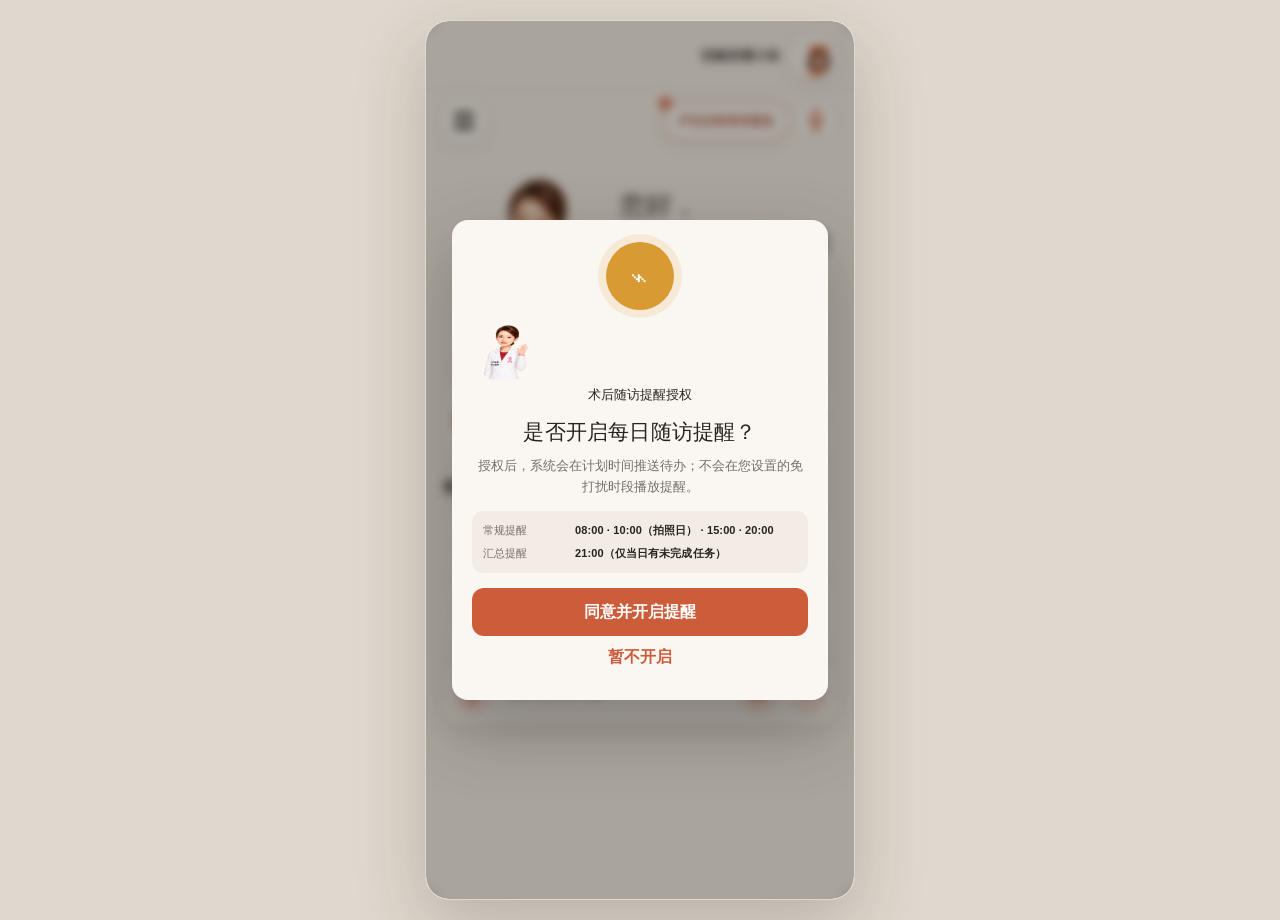
<file: index.html>
<!doctype html>
<html lang="zh-CN">
  <head>
    <meta charset="UTF-8" />
    <meta name="viewport" content="width=device-width, initial-scale=1, viewport-fit=cover" />
    <meta name="theme-color" content="#f5f0e8" />
    <title>卢伶俐团队术后30天随访 Demo V4</title>
    <script type="module" crossorigin src="./assets/index-DDVwBHT5.js"></script>
    <link rel="stylesheet" crossorigin href="./assets/index-dXzTYP_v.css">
  </head>
  <body>
    <div id="root"></div>
  </body>
</html>
</file>
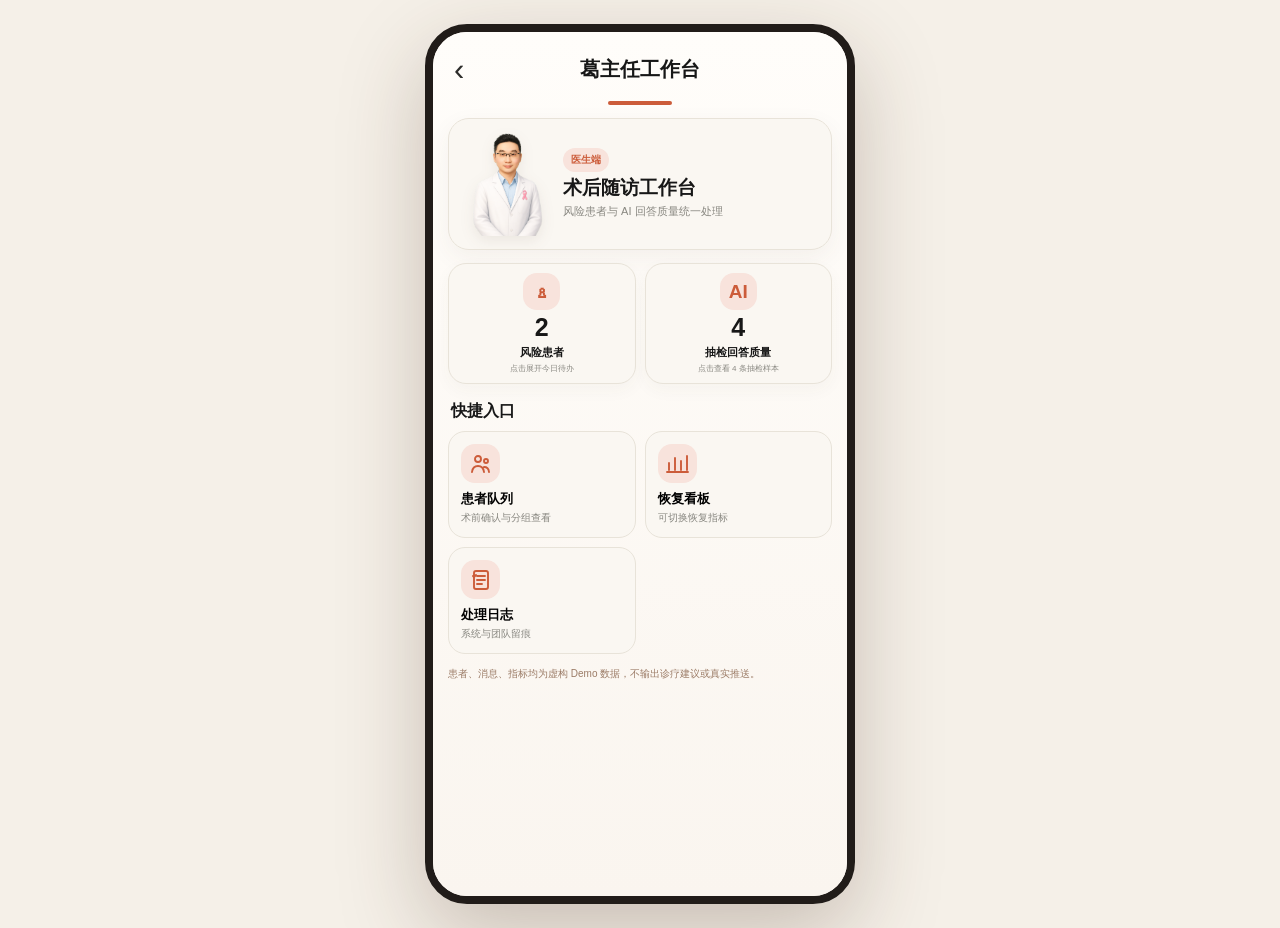
<file: ge-director-workbench-avatar-v2/index.html>
<!doctype html>
<html lang="zh-CN">
<head>
  <meta charset="utf-8"><meta name="viewport" content="width=device-width,initial-scale=1">
  <title>葛主任工作台</title><style>
:root {
  --cx-orange: #ff4b0b;
  --cx-orange-2: #ff6b1a;
  --cx-orange-soft: #fff0e8;
  --cx-paper: #fffaf6;
  --cx-ink: #171717;
  --cx-muted: #77716e;
  --cx-line: #f1ddd1;
  --cx-success: #288b68;
  --cx-success-soft: #e9f5ef;
  --cx-font: "PingFang SC", "Microsoft YaHei", "Noto Sans CJK SC", sans-serif;
  --cx-shadow-card: 0 8px 25px rgba(110, 65, 40, 0.06);
  --cx-shadow-float: 0 12px 34px rgba(83, 50, 32, 0.18);
  --cx-gradient: linear-gradient(90deg, #ff650f, #ff3e05);
  --cx-gradient-icon: linear-gradient(145deg, #ff8d50, #ff4b0b);
}

* {
  box-sizing: border-box;
}

body {
  margin: 0;
  font-family: var(--cx-font);
  color: var(--cx-ink);
  background: #f7f1eb;
}

button,
input,
textarea,
select {
  font: inherit;
}

button {
  cursor: pointer;
}

.cx-stage {
  min-height: 100vh;
  display: grid;
  place-items: center;
  padding: 24px;
}

.cx-phone {
  position: relative;
  width: 430px;
  height: 880px;
  overflow: hidden;
  border: 8px solid #211c19;
  border-radius: 42px;
  background: var(--cx-paper);
  box-shadow: 0 30px 86px rgba(73, 44, 29, 0.25);
}

.cx-screen {
  height: 100%;
  overflow-y: auto;
  padding: 14px 14px 104px;
  background: var(--cx-paper);
}

.cx-card {
  border: 1px solid var(--cx-line);
  border-radius: 22px;
  background: rgba(255, 255, 255, 0.92);
  box-shadow: var(--cx-shadow-card);
}

.cx-pill {
  border: 1px solid var(--cx-line);
  border-radius: 999px;
  background: rgba(255, 255, 255, 0.9);
}

.cx-primary {
  width: 100%;
  padding: 14px;
  border: 0;
  border-radius: 18px;
  color: #fff;
  background: var(--cx-gradient);
  box-shadow: 0 10px 22px rgba(255, 75, 11, 0.22);
  font-weight: 800;
}

.cx-icon-orb {
  display: grid;
  place-items: center;
  border-radius: 15px;
  color: var(--cx-orange);
  background: var(--cx-orange-soft);
}

.cx-tabs {
  display: grid;
  grid-template-columns: repeat(3, 1fr);
  min-height: 58px;
  border-bottom: 1px solid #eadbd3;
}

.cx-tabs button {
  position: relative;
  border: 0;
  color: #747272;
  background: transparent;
  font-size: 13px;
  font-weight: 700;
}

.cx-tabs button[aria-selected="true"] {
  color: var(--cx-orange);
}

.cx-tabs button[aria-selected="true"]::after {
  position: absolute;
  right: 27%;
  bottom: -1px;
  left: 27%;
  height: 4px;
  border-radius: 9px;
  background: var(--cx-orange);
  content: "";
}

.cx-composer {
  position: absolute;
  right: 14px;
  bottom: 14px;
  left: 14px;
  z-index: 8;
  min-height: 64px;
  border-radius: 32px;
  background: #fff;
  box-shadow: var(--cx-shadow-float);
}

@media (max-width: 520px) {
  .cx-stage {
    padding: 0;
  }

  .cx-phone {
    width: 100%;
    height: 100dvh;
    border: 0;
    border-radius: 0;
    box-shadow: none;
  }
}

</style>
  <style>
  :root{--o:#cc5c3a;--paper:#f5f0e8;--surface:#faf7f2;--line:#e8e3d9;--ink:#2c2c2a;--muted:#888780;--soft:#f8e3dc;--green:#288b68;--yellow:#a96d10;--red:#b8422d}body{background:var(--paper)}.cx-screen{padding:0;background:linear-gradient(180deg,#fffdfa,#faf5ef)}.screen{display:none;min-height:100%;padding:13px 15px 30px}.screen.active{display:block}.top{height:48px;display:flex;align-items:center;justify-content:space-between}.top h1{margin:0;font:800 20px/1.1 "Noto Serif SC","Source Han Serif SC",serif}.back,.link{border:0;background:none}.back{font-size:31px;line-height:1;color:var(--ink)}.link{color:var(--ink);font-size:12px}#home .top{position:relative;justify-content:flex-start}#home .top h1{position:absolute;left:50%;transform:translateX(-50%)}.under{display:block;width:64px;height:4px;margin:8px auto 13px;border-radius:99px;background:var(--o)}.hero{display:flex;align-items:center;gap:11px;min-height:112px;padding:13px;overflow:hidden;border:1px solid var(--line);border-radius:21px;background:var(--surface);box-shadow:0 8px 25px rgba(88,67,50,.06)}.hero.hero-text{min-height:94px;padding:16px}.hero .director-avatar{align-self:flex-end;flex:none;width:90px;height:104px;object-fit:cover;object-position:50% 18%;background:transparent;filter:drop-shadow(0 5px 7px rgba(82,56,38,.08))}.hero div{min-width:0}.hero h2{margin:4px 0;font:800 19px/1.25 "Noto Serif SC","Source Han Serif SC",serif}.hero p{margin:0;color:var(--muted);font-size:11px;line-height:1.55}.tag{display:inline-block;border-radius:99px;padding:5px 8px;color:var(--o);background:var(--soft);font-size:10px;font-weight:800}.stats{display:grid;grid-template-columns:repeat(3,1fr);gap:9px;margin:13px 0}.stats.two{grid-template-columns:repeat(2,1fr)}.stat{min-height:107px;padding:9px 5px;border:1px solid var(--line);border-radius:18px;background:var(--surface);text-align:center;box-shadow:0 6px 17px rgba(88,67,50,.04)}button.stat{font:inherit;color:inherit}.stat b{display:block;margin-top:5px;font-size:25px;line-height:1}.stat span{display:block;margin-top:5px;font-size:11px;font-weight:800}.stat small{display:block;margin-top:3px;color:var(--muted);font-size:8px}.stat.open{border-color:#e9b8a9;background:#fff9f6}.home-panel{display:none;margin:-3px 0 14px}.home-panel.show{display:block}.home-panel .panel-title{display:flex;justify-content:space-between;align-items:center;padding:13px 14px 4px;font:800 14px/1.3 "Noto Serif SC","Source Han Serif SC",serif}.home-panel .panel-title small{font:500 10px/1.4 "PingFang SC",sans-serif;color:var(--muted)}.home-review-answer{display:block;margin-top:3px;color:var(--muted);font-size:10px;line-height:1.5}.mascot{display:grid;place-items:center;width:37px;height:37px;margin:auto;border-radius:14px;color:var(--o);background:var(--soft);font-size:19px;font-weight:800}.heading{display:flex;align-items:center;justify-content:space-between;margin:17px 3px 9px;font-size:16px;font-weight:800}.heading button{border:0;background:none;color:var(--o);font-size:12px;font-weight:700}.card{border:1px solid var(--line);border-radius:20px;background:var(--surface);box-shadow:0 7px 19px rgba(88,67,50,.04)}.list{padding:5px 12px}.patient{display:flex;align-items:center;gap:9px;width:100%;padding:10px 0;border:0;border-bottom:1px solid #eee7df;background:none;text-align:left}.patient:last-child{border:0}.avatar{display:grid;place-items:center;flex:none;width:38px;height:38px;border-radius:13px;color:#423832;background:#f9e8df;font-weight:800}.copy{flex:1;min-width:0}.patient b{font-size:13px}.patient small{display:block;margin-top:4px;color:var(--muted);font-size:10px;white-space:nowrap;overflow:hidden;text-overflow:ellipsis}.badge{border-radius:9px;padding:6px 7px;font-size:10px;font-style:normal;font-weight:800;white-space:nowrap}.r1{color:#a83b2a;background:#fbe8e3}.r2{color:#96600e;background:#fff1d7}.green{color:var(--green);background:#e9f5ef}.yellow{color:#98620c;background:#fff3df}.shortcut{display:grid;grid-template-columns:repeat(2,1fr);gap:9px}.shortcut button{padding:12px;border:1px solid var(--line);border-radius:17px;background:var(--surface);text-align:left}.quick-icon{display:grid;place-items:center;width:39px;height:39px;border-radius:14px;color:var(--o);background:var(--soft)}.quick-icon svg{width:24px;height:24px;fill:none;stroke:currentColor;stroke-width:1.9;stroke-linecap:round;stroke-linejoin:round}.shortcut b{display:block;margin-top:7px;font-size:13px}.shortcut small{display:block;margin-top:3px;color:var(--muted);font-size:10px}.section{margin:12px 0;padding:14px}.section h3{margin:0 0 9px;font:800 15px/1.3 "Noto Serif SC","Source Han Serif SC",serif}.section p{margin:0;color:var(--muted);font-size:11px;line-height:1.65}.risk{padding:10px;border-radius:14px;color:#813c30;background:#fcf0ec;font-size:12px;line-height:1.55}.data-grid{display:grid;grid-template-columns:repeat(3,1fr);gap:7px;margin-top:10px}.datum{padding:10px 4px;border:1px solid var(--line);border-radius:13px;text-align:center}.datum b{display:block;font-size:16px}.datum span{display:block;margin-top:3px;color:var(--muted);font-size:9px}.chart{width:100%;height:178px;margin:7px 0;border-radius:15px;background:#fffdfb}.record{padding:9px 0;border-bottom:1px dashed #e9dfd6}.record:last-child{border:0}.record b{font-size:12px}.record p{margin-top:4px}.field{margin:10px 0}.field label{display:block;margin-bottom:5px;color:var(--muted);font-size:10px}.field textarea,.field input{width:100%;border:1px solid var(--line);border-radius:13px;padding:10px;background:#fffdfb;font:inherit;font-size:12px;outline-color:var(--o)}.field textarea{height:70px;resize:none}.primary,.secondary{width:100%;margin-top:10px;border-radius:16px;padding:13px;font-weight:800}.primary{border:0;color:white;background:var(--o)}.secondary{border:1px solid var(--line);color:var(--o);background:#fffdfb}.actions{display:grid;grid-template-columns:repeat(3,1fr);gap:7px;margin-top:10px}.actions button{border:1px solid var(--line);border-radius:12px;padding:9px 3px;background:#fffdfb;font-size:10px}.actions .confirm{border-color:#efc2b4;color:#a23a2b;background:#fcf1ed}.actions .exclude{color:var(--green);background:#eff8f3}.qa{padding:10px;border-radius:13px;margin:9px 0;font-size:12px;line-height:1.55}.question{background:#fcf0ec}.answer{background:#f4f1ed}.seg{display:flex;gap:6px;margin:9px 0}.seg button{flex:1;border:1px solid var(--line);border-radius:10px;padding:8px 3px;background:#fffdfb;color:var(--muted);font-size:11px}.seg button.pick{border-color:var(--o);color:var(--o);background:var(--soft);font-weight:800}.voice-row{display:flex;gap:8px;align-items:stretch}.voice-row textarea{flex:1}.mic{width:47px;border:1px solid #e9b3a1;border-radius:13px;color:var(--o);background:#fff4ef;font-size:20px}.metrics{display:flex;gap:7px;overflow:auto;margin:3px 0 11px}.metrics button,.chips button{min-width:70px;border:1px solid var(--line);border-radius:99px;padding:8px 11px;background:#fffdfb;color:var(--muted);font-size:11px;font-weight:700}.metrics button.on,.chips button.on{border-color:var(--o);color:white;background:var(--o)}.check-patient{display:flex;align-items:center;gap:9px;padding:9px 0;border-bottom:1px dashed #e9dfd6;font-size:12px}.check-patient:last-child{border:0}.check-patient input{accent-color:var(--o)}.check-patient small{margin-left:auto;color:var(--muted);font-size:10px}.template{display:flex;gap:6px;overflow:auto;margin:8px 0}.template button{min-width:max-content;border:1px solid var(--line);border-radius:99px;padding:7px 9px;color:var(--o);background:#fff7f3;font-size:10px}.recording{padding:9px;border-radius:12px;color:#805f35;background:#fbf2e5;font-size:10px;line-height:1.55}.audio-player{display:none;width:100%;margin-top:8px}.table-row{display:grid;grid-template-columns:58px 1fr;gap:8px;padding:10px 0;border-bottom:1px dashed #e9dfd6;font-size:11px}.table-row:last-child{border:0}.table-row b{color:var(--o)}.log-kind{display:inline-block;margin-bottom:3px;border-radius:8px;padding:3px 6px;font-size:9px;font-weight:800}.log-system{color:#806017;background:#fff1d4}.log-reply{color:#a63d2b;background:#fbe8e3}.log-action{color:var(--green);background:#e9f5ef}.review-row{display:flex;align-items:center;gap:9px;width:100%;padding:11px 0;border:0;border-bottom:1px solid #eee7df;background:none;text-align:left}.review-row:last-child{border:0}.review-index{display:grid;place-items:center;flex:none;width:30px;height:30px;border-radius:11px;color:var(--o);background:var(--soft);font:800 13px "Noto Serif SC",serif}.review-row small{display:block;margin-top:4px;color:var(--muted);font-size:10px}.review-row .badge{margin-left:auto}.compliance{margin:8px 0 2px;padding:10px;border:1px solid #eadbd3;border-radius:13px;background:#fffaf6;font-size:10px;line-height:1.55}.compliance b{display:block;margin-bottom:3px;font-size:11px}.compliance.ok{color:#287657;background:#eff8f3;border-color:#cfe7da}.compliance.warn{color:#964534;background:#fdf0ec;border-color:#ecc9bd}.compliance button{width:100%;margin-top:7px;border:1px solid #df9b88;border-radius:10px;padding:7px;color:var(--o);background:#fffaf6;font-size:10px;font-weight:800}.modal-mask{display:none;position:absolute;z-index:10;inset:0;place-items:center;padding:22px;background:rgba(50,34,25,.35)}.modal-mask.show{display:grid}.modal{width:100%;padding:22px;border-radius:23px;background:#fffdfb;text-align:center}.modal i{display:grid;place-items:center;width:52px;height:52px;margin:auto;border-radius:50%;color:var(--o);background:var(--soft);font-style:normal;font-size:23px}.modal h3{margin:11px 0 6px}.modal p{margin:0 0 15px;color:var(--muted);font-size:12px;line-height:1.55}.modal button{width:100%;border:0;border-radius:14px;padding:12px;color:white;background:var(--o);font-weight:800}.disclaimer{margin-top:12px;color:#9b7b66;font-size:10px;line-height:1.55}@media(max-width:420px){.screen{padding-left:14px;padding-right:14px}.top h1{font-size:19px}.hero{min-height:96px}.hero .director-avatar{width:82px;height:94px}.hero h2{font-size:18px}}
  .queue-search{position:relative;margin:12px 0 9px}.queue-search span{position:absolute;left:12px;top:50%;transform:translateY(-50%);color:var(--o);font-size:16px}.queue-search input{width:100%;border:1px solid var(--line);border-radius:14px;padding:11px 12px 11px 34px;background:#fffdfb;font:inherit;font-size:12px;outline-color:var(--o)}.queue-selectbar{display:flex;align-items:center;justify-content:space-between;margin:10px 3px 7px;color:var(--muted);font-size:11px}.queue-selectbar button{min-height:36px;border:1px solid #e9b3a1;border-radius:11px;padding:7px 10px;color:var(--o);background:#fff7f3;font-size:11px;font-weight:800}.queue-recipients{margin-top:9px;max-height:132px;overflow:auto}.queue-patient,.preop-card{position:relative}.queue-patient .patient,.preop-card .patient{padding-right:68px}.preop-card{padding:7px 0 12px;border-bottom:1px dashed #e9dfd6}.preop-card:last-child{border:0}.preop-card .patient{border-bottom:0}.procedure-box{margin:0 0 0 47px;padding:10px;border:1px solid #eadbd3;border-radius:13px;background:#fffaf6}.procedure-box label{display:block;margin-bottom:6px;color:var(--muted);font-size:10px}.procedure-box select{width:100%;min-height:39px;border:1px solid var(--line);border-radius:10px;padding:8px;background:#fffdfb;color:var(--ink);font:12px "PingFang SC",sans-serif;outline-color:var(--o)}.procedure-box button{width:100%;min-height:40px;margin-top:8px;border:0;border-radius:10px;color:white;background:var(--o);font-size:11px;font-weight:800}.procedure-box button.done{color:var(--green);background:#e9f5ef;border:1px solid #cfe7da}.procedure-note{display:block;margin-top:7px;color:var(--green);font-size:10px;line-height:1.45}.queue-empty{padding:24px 8px;color:var(--muted);font-size:12px;text-align:center}.chat-entry{position:absolute;top:17px;right:0;z-index:1;min-width:58px;min-height:30px;margin:0;border:1px solid #e9b3a1;border-radius:10px;padding:6px 7px;color:var(--o);background:#fff7f3;font-size:10px;font-weight:800}.chat-safety{margin:10px 0;padding:10px 11px;border:1px solid #eadbd3;border-radius:13px;color:#805f35;background:#fbf2e5;font-size:11px;line-height:1.55}.chat-thread{padding:12px}.chat-date{margin:2px 0 11px;color:var(--muted);font-size:10px;text-align:center}.chat-message{display:flex;flex-direction:column;max-width:82%;margin:0 0 12px}.chat-message.mine{align-items:flex-end;margin-left:auto}.chat-sender{margin:0 0 4px 3px;color:var(--muted);font-size:10px}.chat-message.mine .chat-sender{margin-right:3px}.chat-bubble{padding:10px 11px;border-radius:14px 14px 14px 4px;color:var(--ink);background:#f1ece5;font-size:12px;line-height:1.55}.chat-message.mine .chat-bubble{border-radius:14px 14px 4px 14px;color:white;background:var(--o)}.chat-time{margin:4px 3px 0;color:var(--muted);font-size:9px}.chat-compose textarea{height:76px}
  </style>
</head>
<body><main class="cx-stage"><section class="cx-phone"><div class="cx-screen">
  <section class="screen active" id="home">
    <div class="top"><button class="back" aria-label="返回">‹</button><h1>葛主任工作台</h1></div><span class="under"></span>
    <div class="hero"><img class="director-avatar" src="assets/ge-director-avatar.png" alt="葛主任卡通形象"><div><span class="tag">医生端</span><h2>术后随访工作台</h2><p>风险患者与 AI 回答质量统一处理</p></div></div>
    <div class="stats two"><button class="stat" id="riskToggle" aria-expanded="false"><div class="mascot">♙</div><b id="statRisk">2</b><span>风险患者</span><small>点击展开今日待办</small></button><button class="stat" id="reviewToggle" aria-expanded="false"><div class="mascot">AI</div><b id="statReview">4</b><span>抽检回答质量</span><small>点击查看 4 条抽检样本</small></button></div>
    <div class="home-panel" id="homeRiskPanel"><div class="card"><div class="panel-title"><span>今日待办 · 风险队列</span><small>R1 / R2</small></div><div class="list" id="riskTodo"></div></div></div>
    <div class="home-panel" id="homeReviewPanel"><div class="card"><div class="panel-title"><span>抽检回答质量</span><small>2 条需优化 · 2 条良好</small></div><div class="list" id="homeReviewList"></div></div></div>
    <div class="heading"><span>快捷入口</span></div><div class="shortcut">
      <button data-go="queue"><span class="quick-icon" aria-hidden="true"><svg viewBox="0 0 24 24"><circle cx="9" cy="7" r="3"/><circle cx="17" cy="9" r="2"/><path d="M3 20c.5-4 2.5-6 6-6s5.5 2 6 6M15 15c3 0 4.7 1.7 5 5"/></svg></span><b>患者队列</b><small>术前确认与分组查看</small></button>
      <button data-go="board"><span class="quick-icon" aria-hidden="true"><svg viewBox="0 0 24 24"><path d="M4 18V11M10 18V6M16 18v-9M22 18V4"/><path d="M2 20h21"/></svg></span><b>恢复看板</b><small>可切换恢复指标</small></button>
      <button data-go="log"><span class="quick-icon" aria-hidden="true"><svg viewBox="0 0 24 24"><rect x="5" y="3" width="14" height="18" rx="2"/><path d="M8 8h8M8 12h8M8 16h5"/><path d="m4 8 1 1 2-2"/></svg></span><b>处理日志</b><small>系统与团队留痕</small></button>
    </div><p class="disclaimer">患者、消息、指标均为虚构 Demo 数据，不输出诊疗建议或真实推送。</p>
  </section>

  <section class="screen" id="detail"><div class="top"><button class="back" data-go="home">‹</button><h1>风险患者详情</h1><button class="link" data-go="log">处理日志</button></div><span class="under"></span>
    <div class="hero hero-text"><div><span class="tag" id="detailCode"></span><h2 id="detailName"></h2><p id="detailProcedure"></p></div></div>
    <div class="card section"><h3>今日风险摘要 <em class="badge" id="riskLabel"></em></h3><div class="risk" id="riskSummary"></div><div class="data-grid" id="detailData"></div></div>
    <div class="card section"><h3>关键恢复指标趋势</h3><svg class="chart" id="detailChart" viewBox="0 0 340 178"></svg><p id="detailChartNote"></p></div>
    <div class="card section"><h3>患者原始记录</h3><div id="detailRecords"></div></div>
    <div class="card section"><h3>卢主任团队回复</h3><div class="field"><label>文字回复（同步至患者端模拟会话）</label><textarea id="replyText"></textarea></div><div class="compliance ok" id="replyCompliance"><b>AI 合规审核：表述可发送</b><span>避免远程诊断、处方/用药指导及确定性结论。</span></div><button class="primary" id="sendReply">发送卢主任团队回复</button><div class="actions"><button class="confirm" id="confirmComp">确认并发症</button><button class="exclude" id="excludeComp">排除并发症</button><button id="observe">继续观察</button></div></div>
  </section>

  <section class="screen" id="review"><div class="top"><button class="back" data-go="home">‹</button><h1>抽检回答质量</h1><button class="link" data-go="home">返回工作台</button></div><span class="under"></span>
    <div class="hero"><img class="director-avatar" src="assets/ge-director-avatar.png" alt="葛主任卡通形象"><div><span class="tag">每日定时抽检</span><h2>AI 回答质量</h2><p>共 <span id="reviewHeroCount">4</span> 条：2 条需优化、2 条良好</p></div></div><div class="card list" id="reviewList"></div>
  </section>

  <section class="screen" id="reviewDetail"><div class="top"><button class="back" data-go="review">‹</button><h1>回答复核</h1><button class="link" data-go="home">返回工作台</button></div><span class="under"></span>
    <div class="card section"><span class="tag" id="reviewSubject"></span><div class="qa question"><b>患者问题：</b><span id="reviewQuestion"></span></div><div class="qa answer"><b>Agent 原回答：</b><span id="reviewAnswer"></span></div><h3 style="margin-top:15px">主标签</h3><div class="seg" id="mainTags"><button data-tag="正确">正确</button><button data-tag="部分正确">部分正确</button><button data-tag="错误">错误</button></div><div class="field"><label>正确回答</label><div class="voice-row"><textarea id="correctText"></textarea><button class="mic" id="answerMic" title="语音输入正确回答" aria-label="语音输入正确回答">⌁</button></div></div><div class="recording" id="answerVoiceState">点击麦克风可尝试语音转文字；浏览器不支持时将填入模拟语音转写。</div><button class="primary" id="submitReview">确认标注并提交</button></div>
  </section>

  <section class="screen" id="board"><div class="top"><button class="back" data-go="home">‹</button><h1>恢复看板</h1><button class="link" data-go="queue">患者队列</button></div><span class="under"></span>
    <div class="hero"><img class="director-avatar" src="assets/ge-director-avatar.png" alt="葛主任卡通形象"><div><span class="tag">队列统计 · 趋势与风险</span><h2>30天恢复看板</h2><p>不同恢复指标可切换查看</p></div></div>
    <div class="stats"><div class="stat"><div class="mascot">♙</div><b>68</b><span>累计入组</span><small>演示队列</small></div><div class="stat"><div class="mascot">⌁</div><b>28</b><span>随访中</span><small>术后1—30天</small></div><div class="stat"><div class="mascot">!</div><b id="boardRisk">2</b><span>需关注</span><small>开放R1/R2</small></div></div>
    <div class="card section"><h3 id="metricTitle">疼痛评分趋势</h3><div class="metrics" id="metricTabs"><button class="on" data-metric="pain">疼痛评分</button><button data-metric="activity">上肢活动度</button><button data-metric="drain">乳房引流量</button><button data-metric="recovery">主观恢复</button></div><svg class="chart" id="metricChart" viewBox="0 0 340 178"></svg><p id="metricNote">NRS 疼痛评分的队列中位趋势，仅作 Demo 展示。</p></div>
    <div class="card section"><h3>相关指标统计</h3><div class="data-grid"><div class="datum"><b>86%</b><span>30天有效随访完成率</span></div><div class="datum"><b>78%</b><span>康复训练完成率</span></div><div class="datum"><b>72</b><span>BREAST-Q 2.0术后得分</span></div></div></div>
    <div class="card section"><h3>风险与并发症</h3><p>风险事件 <b id="riskEvents">5</b> · 疑似并发症 <b id="suspected">2</b> · 确认并发症 <b id="confirmed">0</b> · 排除 <b id="excluded">0</b></p></div>
  </section>

  <section class="screen" id="chat"><div class="top"><button class="back" data-go="queue">‹</button><h1>患者聊天</h1><button class="link" data-go="queue">患者队列</button></div><span class="under"></span>
    <div class="hero"><img class="director-avatar" src="assets/ge-director-avatar.png" alt="葛主任卡通形象"><div><span class="tag">当前身份：葛主任</span><h2 id="chatPatientName">患者聊天</h2><p id="chatPatientMeta">医生可主动发起会话</p></div></div>
    <div class="chat-safety">这是本地 Demo 的聊天模拟。外发前会进行 AI 合规风险审核；不会连接或发送至真实即时通讯系统。</div>
    <div class="card chat-thread" id="chatThread"></div>
    <div class="card section chat-compose"><h3>以“卢伶俐主任”身份发起消息</h3><div class="field"><label>消息内容（用于 AI 风险审核）</label><textarea id="chatText" placeholder="输入要发送给患者的消息…"></textarea></div><div class="compliance" id="chatCompliance" aria-live="polite"><b>AI 风险审核：等待输入</b><span>发送前将检查诊断、用药处方和绝对化表述。</span></div><button class="primary" id="sendChat">发送消息</button></div>
  </section>

  <section class="screen" id="queue"><div class="top"><button class="back" data-go="home">‹</button><h1>全部入组患者</h1><button class="link" id="clearSelection">清空选择</button></div><span class="under"></span>
    <div class="hero"><img class="director-avatar" src="assets/ge-director-avatar.png" alt="葛主任卡通形象"><div><span class="tag">术前确认 · 分组查看</span><h2>患者队列</h2><p>在队列中筛选、勾选患者后直接发送消息</p></div></div>
    <label class="queue-search"><span aria-hidden="true">⌕</span><input id="patientSearch" type="search" autocomplete="off" placeholder="按患者姓名搜索"></label>
    <div class="chips" id="queueTabs"><button class="on" data-group="all">全部</button><button data-group="preop">术前患者</button><button data-group="attention">需关注</button><button data-group="following">随访中</button><button data-group="closed">已闭环</button></div><div class="queue-selectbar"><button id="selectVisible">全选当前结果</button><span>已选择 <b id="queueSelectedCount">0</b> 位患者</span></div><div class="card list" id="queueList"></div>
    <div class="card section"><h3>群发消息</h3><p id="queueRecipientSummary">请先在队列中勾选患者。</p><div class="queue-recipients" id="queueRecipients"></div><div class="template" id="queueTemplates"><button data-template="复诊提醒">复诊提醒</button><button data-template="每日记录提醒">每日记录提醒</button><button data-template="风险安全提醒">风险安全提醒</button></div><div class="field"><label>文字内容（用于 AI 风险审核）</label><textarea id="queueText" placeholder="输入群发消息…"></textarea></div><div class="compliance" id="queueMessageCompliance" aria-live="polite"><b>AI 风险审核：等待输入</b><span>发送前将检查诊断、用药处方和绝对化表述。</span></div><button class="secondary" id="queueRecordVoice">开始录制语音</button><audio id="queueVoicePlayer" class="audio-player" controls></audio><div class="recording" id="queueVoiceState">未录制语音。语音消息也需填写或核对文字内容，作为 AI 审核依据。</div><button class="primary" id="sendQueueBroadcast">确认向已选患者推送</button></div><p class="disclaimer">本地 Demo 只在当前浏览器保存发送记录，所有“推送”均为模拟状态。</p>
  </section>

  <section class="screen" id="log"><div class="top"><button class="back" data-go="home">‹</button><h1>处理日志</h1><button class="link" data-go="home">工作台</button></div><span class="under"></span><div class="hero"><img class="director-avatar" src="assets/ge-director-avatar.png" alt="葛主任卡通形象"><div><span class="tag">结构化数据沉淀</span><h2>处理与推送日志</h2><p>系统推送、团队回复与处理动作均留痕</p></div></div><div class="card section"><div id="logs"></div></div></section>
</div><div class="modal-mask" id="modal"><div class="modal"><i id="mIcon">✓</i><h3 id="mTitle">已保存</h3><p id="mText"></p><button id="closeModal">我知道了</button></div></div></section></main>
<script>
(()=>{
 const KEY='cx-doctor-workbench-v9';
 const patientCases={
  p1:{name:'张女士',code:'P-0218',day:'术后第5天',group:'attention',risk:'R1',desc:'乳房引流与疼痛风险',procedure:'腔镜大网膜乳房重建术后随访',summary:'乳房引流 24 小时量较前日明显增加，颜色鲜红；患者同步反馈疼痛评分升高。',data:[['82mL','乳房引流'],['7/10','疼痛评分'],['19:24','上报时间']],records:[['患者症状','“下午开始感觉牵拉疼，疼痛比昨天明显。”'],['伤口照片','已提交 · 模拟护士审核中 · 可查看原图占位'],['AI 摘要','引流增加 + 鲜红色 + 疼痛升高，建议人工优先查看。']],reply:'已收到您的记录。请不要自行拔管；如疼痛明显加重、持续鲜红色引流或不适加重，请及时联系团队或线下就医。',chart:{ticks:['10','8','6','4','2','0'],path:'M45 34 C90 44 122 69 165 86 S255 118 322 130',unit:'NRS 疼痛评分（分）',note:'张女士疼痛评分趋势，单指标展示。'}},
  p2:{name:'赵女士',code:'P-0246',day:'术后第9天',group:'attention',risk:'R2',desc:'乳房伤口局部炎症待确认',procedure:'右侧乳房重建术后随访',summary:'乳房伤口局部轻度红肿、少量渗出，疼痛轻度增加；患者否认发热、寒战等全身不适，需优先复核照片与局部变化。',data:[['37.4℃','体温'],['3/10','疼痛评分'],['18:10','上报时间']],records:[['患者症状','“伤口周围有点红，按压有些疼，但没有发烧、发冷或明显不舒服。”'],['伤口照片','已提交 · 局部切口轻度发红及少量渗出 · 等待团队确认'],['AI 摘要','局部炎症表现，当前未见患者自述全身症状；建议 R2 优先查看并判断后续处理。']],reply:'已收到您提交的照片和记录。请保持局部清洁干燥，不要自行挤压或涂抹药物；如红肿范围扩大、渗出增多、出现发热或明显不适，请及时联系团队或线下就医。',chart:{ticks:['40','35','30','25','20','15'],path:'M45 42 C88 50 120 64 165 78 S255 105 322 118',unit:'局部皮肤温度（℃）',note:'赵女士局部皮肤温度趋势，单指标展示。'}}
 };
 const patients=Object.entries(patientCases).map(([id,p])=>({id,...p})).concat([{id:'p6',name:'周女士',code:'P-0316',day:'术前第3天',group:'preop',risk:'待确认',desc:'已入组，待确认术式'},{id:'p7',name:'吴女士',code:'P-0322',day:'术前第5天',group:'preop',risk:'待确认',desc:'已入组，待确认术式'},{id:'p3',name:'李女士',code:'P-0196',day:'出院后第7天',group:'following',risk:'平稳',desc:'恢复趋势平稳'},{id:'p4',name:'王女士',code:'P-0231',day:'术后第14天',group:'following',risk:'审核中',desc:'伤口照片审核中'},{id:'p5',name:'陈女士',code:'P-0177',day:'术后第30天',group:'closed',risk:'已闭环',desc:'沟通卡已生成，团队已留痕'}]);
 const reviewItems=[
  {id:'q1',quality:'需优化',person:'张女士 · P-0218',q:'我的引流管连续 24 小时少于 30mL，是不是可以自己拔掉？',a:'引流量减少可能与恢复有关，建议观察变化。',correct:'不建议患者依据单日或连续少量引流自行拔管。请继续记录量、颜色、性状和局部情况，并按出院医嘱或团队通知处理；出现肿胀、疼痛加重或鲜红色引流时及时联系团队。'},
  {id:'q2',quality:'需优化',person:'赵女士 · P-0246',q:'伤口有些发红但不发烧，需要马上自己吃消炎药吗？',a:'不发烧通常问题不大，可以先自行服用消炎药。',correct:'请勿自行加用抗菌药物。建议继续记录局部红肿、渗出、疼痛和体温，并上传清晰照片供团队评估；如症状加重或出现发热等不适，请及时联系团队或线下就医。'},
  {id:'q3',quality:'回答良好',person:'李女士 · P-0196',q:'今天抬手有牵拉感，还要继续做活动吗？',a:'请按出院指导或团队安排循序进行活动，避免强行牵拉；疼痛明显加重或活动受限时，请暂停并联系团队确认。',correct:'请按出院指导或团队安排循序进行活动，避免强行牵拉；疼痛明显加重或活动受限时，请暂停并联系团队确认。'},
  {id:'q4',quality:'回答良好',person:'王女士 · P-0231',q:'腹部伤口周围有一点痒，是不是感染了？',a:'局部发痒可能有多种原因，不能仅凭这一项判断。请记录是否伴随红肿、渗出、疼痛加重或发热，并按要求上传照片；症状加重时及时联系团队或线下就医。',correct:'局部发痒可能有多种原因，不能仅凭这一项判断。请记录是否伴随红肿、渗出、疼痛加重或发热，并按要求上传照片；症状加重时及时联系团队或线下就医。'}
 ];
 const base={homePanel:'none',reviewed:[],caseStatus:{p1:'未处理',p2:'未处理'},confirmed:0,excluded:0,riskEvents:5,suspected:2,metric:'pain',group:'all',queueQuery:'',procedures:{p6:'',p7:''},procedureConfirmed:{},selected:['p1'],voiceReady:false,chats:{p1:[{from:'patient',text:'卢主任您好，今天下午开始感觉牵拉疼，疼痛比昨天明显。',time:'19:24'},{from:'director',text:'已收到您的记录。请继续按既有医嘱记录变化；如不适加重或出现明显异常，请及时联系团队或线下就医。',time:'19:32'}],p2:[{from:'patient',text:'伤口周围有点红，按压有些疼，但没有发烧或发冷。',time:'18:10'}]},logs:[{t:'09:20',kind:'system',x:'系统推送：张女士提交乳房引流与疼痛记录，命中 R1 风险。'},{t:'09:12',kind:'system',x:'系统推送：赵女士上传伤口照片，局部发红、少量渗出，未报告全身症状，进入 R2 优先队列。'},{t:'08:00',kind:'system',x:'系统完成 4 条 AI 回答质量抽检：2 条需优化、2 条良好。'}]};
 let s=JSON.parse(localStorage.getItem(KEY)||'null')||structuredClone(base), activePatient='p1', activeReview='q1', activeChat='p1', tag='错误', mediaRecorder=null, chunks=[], voiceUrl='';s.procedures||={p6:'',p7:''};s.procedureConfirmed||={};s.queueQuery||='';s.chats||=structuredClone(base.chats);
 const $=x=>document.querySelector(x), $$=x=>[...document.querySelectorAll(x)]; const risks=()=>patients.filter(p=>p.group==='attention');
 function save(){localStorage.setItem(KEY,JSON.stringify(s));render()} function go(x){$$('.screen').forEach(e=>e.classList.toggle('active',e.id===x));document.querySelector('.cx-screen').scrollTop=0} function modal(t,tx,i='✓'){$('#mTitle').textContent=t;$('#mText').textContent=tx;$('#mIcon').textContent=i;$('#modal').classList.add('show')} function addLog(kind,x){s.logs.unshift({t:new Date().toLocaleTimeString('zh-CN',{hour:'2-digit',minute:'2-digit',hour12:false}),kind,x})} function badge(r){return r==='R1'?'r1':r==='R2'?'r2':r==='平稳'||r==='已闭环'?'green':'yellow'}
 function checkReply(text){const patterns=[{test:/(诊断为|确诊|就是感染|就是炎症|并发症了|坏死|血肿)/,label:'远程诊断或确定性判断'},{test:/(吃|服用|使用).{0,8}(消炎药|抗生素|抗菌药)|开药|处方|调整用药|立即手术/,label:'远程处方、用药或治疗指示'},{test:/(不用来医院|不需要就医|无需就医|肯定没问题|一定没事)/,label:'替代线下评估的绝对化表述'}];const hit=patterns.filter(x=>x.test.test(text));return {ok:!hit.length,labels:hit.map(x=>x.label)}}
 function compliantRewrite(){const p=patientCases[activePatient];return `已收到您的记录。我们会结合您提交的症状和资料进一步评估，请继续按既有医嘱记录变化并保持局部清洁。若不适加重、出现发热或其他明显异常，请及时联系团队或线下就医。`}
 function queueCompliantRewrite(){return '已收到您的信息。请继续按既有医嘱记录变化；如不适加重、出现发热或其他明显异常，请及时联系团队或线下就医。'}
 function renderQueueMessageCompliance(){const box=$('#queueMessageCompliance');if(!box)return;const text=$('#queueText').value.trim();if(!text){box.className='compliance';box.innerHTML='<b>AI 风险审核：等待输入</b><span>发送前将检查诊断、用药处方和绝对化表述。</span>';return}const result=checkReply(text);box.className=`compliance ${result.ok?'ok':'warn'}`;box.innerHTML=result.ok?'<b>AI 风险审核：表述可发送</b><span>未发现远程诊断、处方/用药指导或绝对化结论。</span>':`<b>AI 风险审核：需改写后发送</b><span>检测到：${result.labels.join('、')}。请使用中性记录确认、既有医嘱和线下就医提示。</span><button id="rewriteQueueMessage">一键改写为合规表述</button>`}
 function chatCompliantRewrite(){return '已收到您的信息。请继续按既有医嘱记录变化；如不适加重或出现明显异常，请及时联系团队或线下就医。'}
 function renderChatCompliance(){const box=$('#chatCompliance');if(!box)return;const text=$('#chatText').value.trim();if(!text){box.className='compliance';box.innerHTML='<b>AI 风险审核：等待输入</b><span>发送前将检查诊断、用药处方和绝对化表述。</span>';return}const result=checkReply(text);box.className=`compliance ${result.ok?'ok':'warn'}`;box.innerHTML=result.ok?'<b>AI 风险审核：表述可发送</b><span>未发现远程诊断、处方/用药指导或绝对化结论。</span>':`<b>AI 风险审核：需改写后发送</b><span>检测到：${result.labels.join('、')}。请使用中性记录确认、既有医嘱和线下就医提示。</span><button id="rewriteChatMessage">一键改写为合规表述</button>`}
 function renderChat(){const p=patients.find(x=>x.id===activeChat)||patients[0],messages=s.chats[activeChat]||[];$('#chatPatientName').textContent=`与${p.name}聊天`;$('#chatPatientMeta').textContent=`${p.code} · ${p.day} · 医生可主动发起会话`;$('#chatThread').innerHTML=`<div class="chat-date">本地模拟会话 · 今日</div>${messages.length?messages.map(m=>`<div class="chat-message ${m.from==='director'?'mine':''}"><span class="chat-sender">${m.from==='director'?'卢伶俐主任':p.name}</span><div class="chat-bubble">${m.text}</div><span class="chat-time">${m.time}</span></div>`).join(''):'<p class="chat-date">暂无历史消息，可由卢伶俐主任主动发起会话。</p>'}`;renderChatCompliance()}
 function renderReplyCompliance(){const box=$('#replyCompliance');if(!box||document.activeElement===$('#replyText'))return;const result=checkReply($('#replyText').value);box.className=`compliance ${result.ok?'ok':'warn'}`;box.innerHTML=result.ok?'<b>AI 合规审核：表述可发送</b><span>避免远程诊断、处方/用药指导及确定性结论。</span>':`<b>AI 合规审核：建议改写</b><span>检测到：${result.labels.join('、')}。请改为记录确认、继续观察和就医提示等中性表述。</span><button id="rewriteReply">一键改写为合规表述</button>`}
 function svgChart({ticks,path,unit,note}){const y=i=>20+i*(112/(ticks.length-1));return `<text x="7" y="12" fill="#776f6b" font-size="9">${unit}</text>${ticks.map((t,i)=>`<path d="M45 ${y(i)}H322" stroke="#eadbd3" stroke-dasharray="4 4"/><text x="37" y="${y(i)+3}" text-anchor="end" fill="#776f6b" font-size="9">${t}</text>`).join('')}<path d="M45 20V132M45 132H322" stroke="#cfc4bb"/><path d="${path}" fill="none" stroke="#cc5c3a" stroke-width="4" stroke-linecap="round"/><circle cx="45" cy="34" r="3.5" fill="#cc5c3a"/><circle cx="322" cy="130" r="3.5" fill="#cc5c3a"/><text x="45" y="153" fill="#776f6b" font-size="9">术后第1天</text><text x="278" y="153" fill="#776f6b" font-size="9">术后第30天</text>`}
 function chart(metric){const c={pain:{title:'疼痛评分趋势',note:'NRS 疼痛评分的队列中位趋势，仅作 Demo 展示。',ticks:['10','8','6','4','2','0'],path:'M45 31 C95 43 124 67 166 85 S256 116 322 130',unit:'NRS 疼痛评分（分）'},activity:{title:'上肢活动度趋势',note:'上肢外展角度的队列中位趋势，仅作 Demo 展示。',ticks:['180','135','90','45','0'],path:'M45 126 C92 116 125 101 166 82 S256 44 322 29',unit:'上肢外展角度（°）'},drain:{title:'乳房引流量趋势',note:'乳房引流量的队列中位趋势，仅带管患者纳入。',ticks:['120','90','60','30','0'],path:'M45 27 C92 48 124 66 166 86 S256 113 322 130',unit:'24小时乳房引流量（mL）'},recovery:{title:'主观恢复趋势',note:'主观恢复评分的队列中位趋势，不等同于正式量表。',ticks:['100','75','50','25','0'],path:'M45 128 C94 117 123 100 166 83 S256 46 322 31',unit:'主观恢复评分（分）'}}[metric];$('#metricTitle').textContent=c.title;$('#metricNote').textContent=c.note;$('#metricChart').innerHTML=svgChart(c)}
 function renderDetail(){const p=patientCases[activePatient];const status=s.caseStatus[activePatient]||'未处理';$('#detailCode').textContent=`${p.code} · ${p.day}`;$('#detailName').textContent=`${p.name} · ${p.risk}风险`;$('#detailProcedure').textContent=p.procedure;$('#riskSummary').textContent=p.summary;$('#riskLabel').textContent=status==='未处理'?`${p.risk} ${p.risk==='R1'?'紧急':'优先'}`:status;$('#riskLabel').className=`badge ${status==='已排除'?'green':badge(p.risk)}`;$('#detailData').innerHTML=p.data.map(x=>`<div class="datum"><b>${x[0]}</b><span>${x[1]}</span></div>`).join('');$('#detailRecords').innerHTML=p.records.map(x=>`<div class="record"><b>${x[0]}</b><p>${x[1]}</p></div>`).join('');$('#replyText').value=p.reply;$('#detailChart').innerHTML=svgChart(p.chart);$('#detailChartNote').textContent=p.chart.note}
 const procedureOptions=['良性肿瘤切除术','乳腺癌根治术','乳腺癌根治术+乳房重建术（非大网膜）','乳腺癌根治术+腔镜大网膜乳房重建术'];
 const queueGroup=()=>s.group==='all'?patients:patients.filter(p=>p.group===s.group);
 const queueFilter=()=>{const query=(s.queueQuery||'').trim().toLowerCase();return queueGroup().filter(p=>!query||p.name.toLowerCase().includes(query))};
 function renderQueue(){const filter=queueFilter(),targets=patients.filter(p=>s.selected.includes(p.id)),allVisible=filter.length&&filter.every(p=>s.selected.includes(p.id));$('#patientSearch').value=s.queueQuery||'';$$('#queueTabs button').forEach(b=>b.classList.toggle('on',b.dataset.group===s.group));$('#selectVisible').textContent=allVisible?'取消全选当前结果':'全选当前结果';$('#queueSelectedCount').textContent=targets.length;$('#queueRecipientSummary').textContent=targets.length?`本次将推送给 ${targets.length} 位患者：${targets.map(p=>p.name).join('、')}`:'请先在队列中勾选患者。';$('#queueRecipients').innerHTML=targets.length?targets.map(p=>`<div class="check-patient"><span class="avatar">${p.name[0]}</span><span>${p.name} · ${p.day}</span><small>${p.risk}</small></div>`).join(''):'';$('#queueList').innerHTML=filter.length?filter.map(p=>{if(p.group!=='preop')return `<div class="queue-patient"><label class="patient"><input type="checkbox" data-pick="${p.id}" ${s.selected.includes(p.id)?'checked':''}><span class="avatar">${p.name[0]}</span><span class="copy"><b>${p.name} · ${p.code}</b><small>${p.day} · ${p.desc}</small></span><em class="badge ${badge(p.risk)}">${p.risk}</em></label><button class="chat-entry" data-chat="${p.id}">发起聊天</button></div>`;const selected=s.procedures[p.id]||'',confirmed=!!s.procedureConfirmed[p.id],options=['<option value="">请选择术式</option>',...procedureOptions.map(x=>`<option value="${x}" ${selected===x?'selected':''}>${x}</option>`)].join('');return `<div class="preop-card"><label class="patient"><input type="checkbox" data-pick="${p.id}" ${s.selected.includes(p.id)?'checked':''}><span class="avatar">${p.name[0]}</span><span class="copy"><b>${p.name} · ${p.code}</b><small>${p.day} · ${confirmed?'术前教育已解锁':'待确认术式'}</small></span><em class="badge ${confirmed?'green':'yellow'}">${confirmed?'已确认':'待确认'}</em></label><div class="procedure-box"><label for="procedure-${p.id}">选择术式</label><select id="procedure-${p.id}" data-procedure="${p.id}" aria-label="${p.name}选择术式">${options}</select><button class="${confirmed?'done':''}" data-confirm-procedure="${p.id}">${confirmed?'已确认 · 重新确认术式':'确认术式并解锁术前教育'}</button>${confirmed?'<span class="procedure-note">已向患者端同步：您的医生已为您确认术式，术前教育已自动解锁。</span>':''}</div><button class="chat-entry" data-chat="${p.id}">发起聊天</button></div>`}).join(''):'<div class="queue-empty">未找到匹配的患者</div>';renderQueueMessageCompliance()}
 function qualityBadge(x){return x.quality==='需优化'?'<em class="badge yellow">需优化</em>':'<em class="badge green">回答良好</em>'} function render(){const r=risks(),homeReview=reviewItems.map((x,i)=>`<button class="review-row" data-review="${x.id}"><span class="review-index">${i+1}</span><span class="copy"><b>${x.q}</b><small>${x.person}<span class="home-review-answer">AI 原回答：${x.a}</span></small></span>${qualityBadge(x)}</button>`).join('');$('#statRisk').textContent=r.length;$('#statReview').textContent=reviewItems.length;$('#reviewHeroCount').textContent=reviewItems.length;$('#riskTodo').innerHTML=r.map(p=>`<button class="patient" data-patient="${p.id}"><span class="avatar">${p.name[0]}</span><span class="copy"><b>${p.name}｜${p.day}｜${p.risk}风险</b><small>${p.desc}</small></span><em class="badge ${badge(p.risk)}">${p.risk==='R1'?'紧急':'优先'}</em></button>`).join('');$('#homeReviewList').innerHTML=homeReview;$('#reviewList').innerHTML=reviewItems.map((x,i)=>`<button class="review-row" data-review="${x.id}"><span class="review-index">${i+1}</span><span class="copy"><b>${x.q}</b><small>${x.person} · AI 回答质量抽检</small></span>${qualityBadge(x)}</button>`).join('');$('#homeRiskPanel').classList.toggle('show',s.homePanel==='risk');$('#homeReviewPanel').classList.toggle('show',s.homePanel==='review');$('#riskToggle').classList.toggle('open',s.homePanel==='risk');$('#reviewToggle').classList.toggle('open',s.homePanel==='review');$('#riskToggle').setAttribute('aria-expanded',s.homePanel==='risk');$('#reviewToggle').setAttribute('aria-expanded',s.homePanel==='review');const item=reviewItems.find(x=>x.id===activeReview)||reviewItems[0];$('#reviewSubject').textContent=`${item.person} · ${item.quality}`;$('#reviewQuestion').textContent=item.q;$('#reviewAnswer').textContent=item.a;if(document.activeElement!==$('#correctText'))$('#correctText').value=item.correct;$$('#mainTags button').forEach(b=>b.classList.toggle('pick',b.dataset.tag===tag));$$('#metricTabs button').forEach(b=>b.classList.toggle('on',b.dataset.metric===s.metric));chart(s.metric);renderQueue();renderChat();const labels={system:['系统推送','log-system'],reply:['团队回复','log-reply'],action:['处理动作','log-action']};$('#logs').innerHTML=s.logs.map(a=>`<div class="table-row"><b>${a.t}</b><span><i class="log-kind ${labels[a.kind][1]}">${labels[a.kind][0]}</i><br>${a.x}</span></div>`).join('');renderDetail();renderReplyCompliance()}
 document.addEventListener('click',e=>{const n=e.target.closest('[data-go]');if(n){go(n.dataset.go);return}const homeToggle=e.target.closest('#riskToggle,#reviewToggle');if(homeToggle){const next=homeToggle.id==='riskToggle'?'risk':'review';s.homePanel=s.homePanel===next?'none':next;save();return}if(e.target.closest('#clearSelection')){s.selected=[];save();return}if(e.target.closest('#selectVisible')){const visible=queueFilter();const allVisible=visible.length&&visible.every(p=>s.selected.includes(p.id));s.selected=allVisible?s.selected.filter(id=>!visible.some(p=>p.id===id)):[...new Set([...s.selected,...visible.map(p=>p.id)])];save();return}const procedureConfirm=e.target.closest('[data-confirm-procedure]');if(procedureConfirm){const id=procedureConfirm.dataset.confirmProcedure,p=patients.find(x=>x.id===id),procedure=s.procedures[id];if(!procedure){modal('请先选择术式',`请为${p.name}从下拉框选择拟确认的术式。`,'!');return}s.procedureConfirmed[id]=true;addLog('system',`系统推送：已向${p.name}患者端同步消息“您的医生已为您确认术式，术前教育已自动解锁。”`);save();modal('术式已确认','消息和相关术前教育已推送患者端');return}const chat=e.target.closest('[data-chat]');if(chat){activeChat=chat.dataset.chat;s.chats[activeChat]||=[];render();go('chat');return}const row=e.target.closest('[data-patient]');if(row){activePatient=row.dataset.patient;render();go('detail');return}const rv=e.target.closest('[data-review]');if(rv){activeReview=rv.dataset.review;tag=reviewItems.find(x=>x.id===activeReview).quality==='回答良好'?'正确':'错误';render();go('reviewDetail');return}const p=e.target.closest('[data-pick]');if(p){const id=p.dataset.pick;s.selected=p.checked?[...new Set([...s.selected,id])]:s.selected.filter(x=>x!==id);save();return}const g=e.target.closest('#queueTabs [data-group]');if(g){s.group=g.dataset.group;save();return}const mt=e.target.closest('#metricTabs [data-metric]');if(mt){s.metric=mt.dataset.metric;save();return}const t=e.target.closest('#queueTemplates [data-template]');if(t){const map={复诊提醒:'请您按预约时间携带复诊沟通卡来院复诊。',每日记录提醒:'请在今日方便时完成术后记录，我们会持续关注您的恢复。',风险安全提醒:'您的近期记录需要优先关注，请勿自行处理；如不适明显或加重，请及时联系团队或线下就医。'};$('#queueText').value=map[t.dataset.template];renderQueueMessageCompliance();return}if(e.target.closest('#rewriteQueueMessage')){$('#queueText').value=queueCompliantRewrite();addLog('system','AI 风险审核：队列群发消息已一键改写为合规表述（本地模拟）。');save();return}if(e.target.closest('#rewriteChatMessage')){$('#chatText').value=chatCompliantRewrite();addLog('system','AI 风险审核：卢伶俐主任的聊天消息已一键改写为合规表述（本地模拟）。');save();return}if(e.target.closest('#rewriteReply')){const p=patientCases[activePatient];$('#replyText').value=compliantRewrite();addLog('system',`AI 合规审核：${p.name}的高风险回复已一键改写为合规表述（本地模拟).`);renderReplyCompliance()}});
 document.addEventListener('change',e=>{if(e.target.matches('[data-procedure]')){const id=e.target.dataset.procedure;s.procedures[id]=e.target.value;s.procedureConfirmed[id]=false;save()}});document.addEventListener('input',e=>{if(e.target.matches('#queueText')){renderQueueMessageCompliance();return}if(e.target.matches('#chatText')){renderChatCompliance();return}if(!e.target.matches('#patientSearch'))return;s.queueQuery=e.target.value;const caret=e.target.selectionStart;renderQueue();const field=$('#patientSearch');field.focus();field.setSelectionRange(caret,caret)});
 $('#replyText').addEventListener('input',()=>{const result=checkReply($('#replyText').value);const box=$('#replyCompliance');box.className=`compliance ${result.ok?'ok':'warn'}`;box.innerHTML=result.ok?'<b>AI 合规审核：表述可发送</b><span>避免远程诊断、处方/用药指导及确定性结论。</span>':`<b>AI 合规审核：建议改写</b><span>检测到：${result.labels.join('、')}。请改为记录确认、继续观察和就医提示等中性表述。</span><button id="rewriteReply">一键改写为合规表述</button>`});
 $('#sendReply').onclick=()=>{const p=patientCases[activePatient],text=$('#replyText').value.trim()||p.reply,result=checkReply(text);if(!result.ok){renderReplyCompliance();modal('请先完成合规改写',`检测到${result.labels.join('、')}；请点击“一键改写为合规表述”或手动调整后再发送。`,'!');return}s.caseStatus[activePatient]='已回复';addLog('reply',`回复 ${p.name}：${text}`);save();modal('已发送回复',`${p.name}患者端将收到本次补充。`)};$('#sendChat').onclick=()=>{const p=patients.find(x=>x.id===activeChat),text=$('#chatText').value.trim(),result=checkReply(text);if(!text){modal('请填写消息内容','请输入消息后，系统才可进行 AI 风险审核。','!');return}if(!result.ok){renderChatCompliance();modal('请先完成合规改写',`检测到${result.labels.join('、')}；请点击“一键改写为合规表述”或手动调整后再发送。`,'!');return}s.chats[activeChat]||=[];s.chats[activeChat].push({from:'director',text,time:new Date().toLocaleTimeString('zh-CN',{hour:'2-digit',minute:'2-digit',hour12:false})});addLog('reply',`卢伶俐主任向${p.name}主动发起聊天消息：${text}`);$('#chatText').value='';save();modal('消息已发送',`已以“卢伶俐主任”身份向${p.name}写入本地模拟聊天记录。`)};$('#confirmComp').onclick=()=>{const p=patientCases[activePatient];if(s.caseStatus[activePatient]!=='已确认并发症'){s.confirmed++;s.suspected=Math.max(0,s.suspected-1);s.caseStatus[activePatient]='已确认并发症';addLog('action',`${p.name}风险事件标记为“确认并发症”，恢复看板已更新。`);save()}modal('已确认并发症','已更新看板与患者档案的模拟状态。','!')};$('#excludeComp').onclick=()=>{const p=patientCases[activePatient];if(s.caseStatus[activePatient]!=='已排除'){s.excluded++;s.caseStatus[activePatient]='已排除';addLog('action',`${p.name}风险事件标记为“排除并发症”。`);save()}modal('已排除并发症','已保留处理日志，并更新队列状态。')};$('#observe').onclick=()=>{const p=patientCases[activePatient];s.caseStatus[activePatient]='继续观察';addLog('action',`${p.name}风险事件标记为“继续观察”。`);save();modal('已标记继续观察','患者端记录将继续进入随访队列。')};
 $('#mainTags').onclick=e=>{if(e.target.dataset.tag){tag=e.target.dataset.tag;render()}};$('#answerMic').onclick=()=>{const SR=window.SpeechRecognition||window.webkitSpeechRecognition;if(!SR){$('#correctText').value='【模拟语音转写】请按既有医嘱记录变化，并在症状加重时及时联系团队或线下就医。';$('#answerVoiceState').textContent='当前浏览器未提供语音识别，已填入可编辑的模拟语音转写。';return}const rec=new SR();rec.lang='zh-CN';rec.onresult=e=>{$('#correctText').value=e.results[0][0].transcript;$('#answerVoiceState').textContent='语音已转为文字，可继续编辑后提交。'};rec.onerror=()=>{$('#answerVoiceState').textContent='语音识别未完成，请改用文字输入。'};rec.start();$('#answerVoiceState').textContent='正在聆听，请说出正确回答…'};
 $('#submitReview').onclick=()=>{const item=reviewItems.find(x=>x.id===activeReview);if(!s.reviewed.includes(activeReview)){s.reviewed.push(activeReview);addLog('reply',`已完成 ${item.person} 的回答复核，标注为“${tag}”，正确回答已同步至患者端模拟会话。`);save()}modal('标注已提交','已更新待复核列表，正确回答和结构化标注已写入模拟日志。');go('review')};
 $('#queueRecordVoice').onclick=async()=>{if(mediaRecorder&&mediaRecorder.state==='recording'){mediaRecorder.stop();$('#queueRecordVoice').textContent='开始录制语音';return}if(!navigator.mediaDevices?.getUserMedia){$('#queueVoiceState').textContent='当前浏览器不支持本地录音。仍可发送通过 AI 审核的文字消息。';return}try{const stream=await navigator.mediaDevices.getUserMedia({audio:true});chunks=[];mediaRecorder=new MediaRecorder(stream);mediaRecorder.ondataavailable=e=>chunks.push(e.data);mediaRecorder.onstop=()=>{const blob=new Blob(chunks,{type:'audio/webm'});if(voiceUrl)URL.revokeObjectURL(voiceUrl);voiceUrl=URL.createObjectURL(blob);$('#queueVoicePlayer').src=voiceUrl;$('#queueVoicePlayer').style.display='block';s.voiceReady=true;$('#queueVoiceState').textContent='语音已录制。请填写或核对文字内容后完成 AI 风险审核。';stream.getTracks().forEach(t=>t.stop())};mediaRecorder.start();$('#queueRecordVoice').textContent='停止录制';$('#queueVoiceState').textContent='正在本地录音，再次点击停止。'}catch{$('#queueVoiceState').textContent='未获得麦克风权限。仍可发送通过 AI 审核的文字消息，Demo 不会真实外发。'}};
 $('#sendQueueBroadcast').onclick=()=>{const target=patients.filter(p=>s.selected.includes(p.id)),text=$('#queueText').value.trim();if(!target.length){modal('请先选择患者','请在患者队列中勾选一位或多位患者后再发送。','!');return}if(!text){modal('请填写待发送文字','文字内容是 AI 风险审核依据；语音消息也需填写或核对文字内容。','!');return}const result=checkReply(text);if(!result.ok){addLog('system',`AI 风险审核拦截队列消息：${result.labels.join('、')}。`);save();modal('请先完成合规改写',`检测到${result.labels.join('、')}；请点击“一键改写为合规表述”或手动调整后再发送。`,'!');return}addLog('system',`AI 风险审核通过：面向 ${target.length} 位患者的队列消息可发送。`);addLog('system',`系统已向 ${target.map(p=>p.name).join('、')} 写入${s.voiceReady?'语音/文字':'文字'}消息推送状态（本地模拟）。`);s.voiceReady=false;save();modal('群发消息已推送',`已完成 AI 风险审核并向 ${target.length} 位已选患者写入模拟消息状态；不会真实外发。`)};
 $('#closeModal').onclick=()=>$('#modal').classList.remove('show');render();
})();
</script></body></html>
</file>
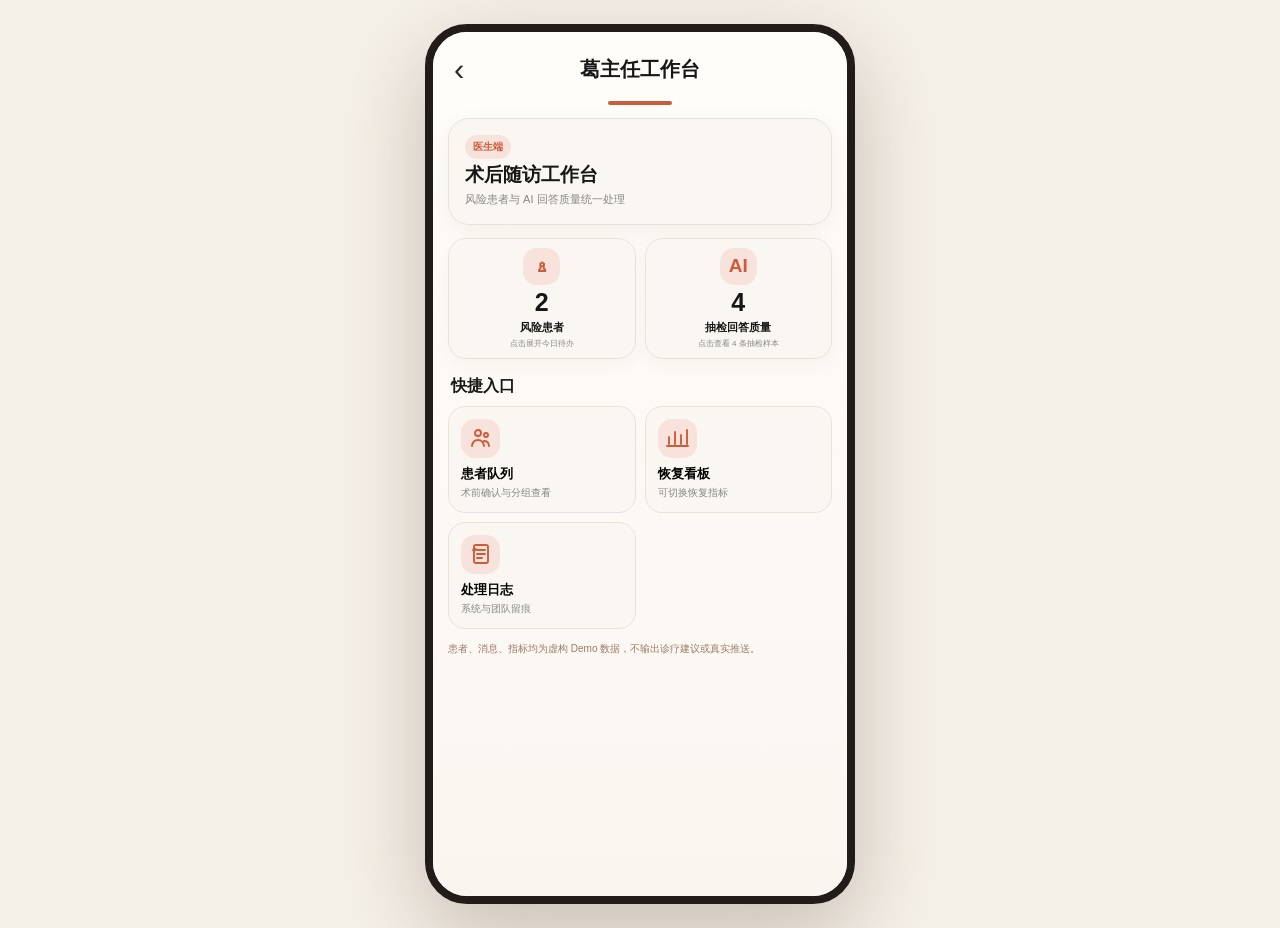
<file: ge-director-workbench/index.html>
<!doctype html>
<html lang="zh-CN">
<head>
  <meta charset="utf-8"><meta name="viewport" content="width=device-width,initial-scale=1">
  <title>葛主任工作台</title><style>
:root {
  --cx-orange: #ff4b0b;
  --cx-orange-2: #ff6b1a;
  --cx-orange-soft: #fff0e8;
  --cx-paper: #fffaf6;
  --cx-ink: #171717;
  --cx-muted: #77716e;
  --cx-line: #f1ddd1;
  --cx-success: #288b68;
  --cx-success-soft: #e9f5ef;
  --cx-font: "PingFang SC", "Microsoft YaHei", "Noto Sans CJK SC", sans-serif;
  --cx-shadow-card: 0 8px 25px rgba(110, 65, 40, 0.06);
  --cx-shadow-float: 0 12px 34px rgba(83, 50, 32, 0.18);
  --cx-gradient: linear-gradient(90deg, #ff650f, #ff3e05);
  --cx-gradient-icon: linear-gradient(145deg, #ff8d50, #ff4b0b);
}

* {
  box-sizing: border-box;
}

body {
  margin: 0;
  font-family: var(--cx-font);
  color: var(--cx-ink);
  background: #f7f1eb;
}

button,
input,
textarea,
select {
  font: inherit;
}

button {
  cursor: pointer;
}

.cx-stage {
  min-height: 100vh;
  display: grid;
  place-items: center;
  padding: 24px;
}

.cx-phone {
  position: relative;
  width: 430px;
  height: 880px;
  overflow: hidden;
  border: 8px solid #211c19;
  border-radius: 42px;
  background: var(--cx-paper);
  box-shadow: 0 30px 86px rgba(73, 44, 29, 0.25);
}

.cx-screen {
  height: 100%;
  overflow-y: auto;
  padding: 14px 14px 104px;
  background: var(--cx-paper);
}

.cx-card {
  border: 1px solid var(--cx-line);
  border-radius: 22px;
  background: rgba(255, 255, 255, 0.92);
  box-shadow: var(--cx-shadow-card);
}

.cx-pill {
  border: 1px solid var(--cx-line);
  border-radius: 999px;
  background: rgba(255, 255, 255, 0.9);
}

.cx-primary {
  width: 100%;
  padding: 14px;
  border: 0;
  border-radius: 18px;
  color: #fff;
  background: var(--cx-gradient);
  box-shadow: 0 10px 22px rgba(255, 75, 11, 0.22);
  font-weight: 800;
}

.cx-icon-orb {
  display: grid;
  place-items: center;
  border-radius: 15px;
  color: var(--cx-orange);
  background: var(--cx-orange-soft);
}

.cx-tabs {
  display: grid;
  grid-template-columns: repeat(3, 1fr);
  min-height: 58px;
  border-bottom: 1px solid #eadbd3;
}

.cx-tabs button {
  position: relative;
  border: 0;
  color: #747272;
  background: transparent;
  font-size: 13px;
  font-weight: 700;
}

.cx-tabs button[aria-selected="true"] {
  color: var(--cx-orange);
}

.cx-tabs button[aria-selected="true"]::after {
  position: absolute;
  right: 27%;
  bottom: -1px;
  left: 27%;
  height: 4px;
  border-radius: 9px;
  background: var(--cx-orange);
  content: "";
}

.cx-composer {
  position: absolute;
  right: 14px;
  bottom: 14px;
  left: 14px;
  z-index: 8;
  min-height: 64px;
  border-radius: 32px;
  background: #fff;
  box-shadow: var(--cx-shadow-float);
}

@media (max-width: 520px) {
  .cx-stage {
    padding: 0;
  }

  .cx-phone {
    width: 100%;
    height: 100dvh;
    border: 0;
    border-radius: 0;
    box-shadow: none;
  }
}

</style>
  <style>
  :root{--o:#cc5c3a;--paper:#f5f0e8;--surface:#faf7f2;--line:#e8e3d9;--ink:#2c2c2a;--muted:#888780;--soft:#f8e3dc;--green:#288b68;--yellow:#a96d10;--red:#b8422d}body{background:var(--paper)}.cx-screen{padding:0;background:linear-gradient(180deg,#fffdfa,#faf5ef)}.screen{display:none;min-height:100%;padding:13px 15px 30px}.screen.active{display:block}.top{height:48px;display:flex;align-items:center;justify-content:space-between}.top h1{margin:0;font:800 20px/1.1 "Noto Serif SC","Source Han Serif SC",serif}.back,.link{border:0;background:none}.back{font-size:31px;line-height:1;color:var(--ink)}.link{color:var(--ink);font-size:12px}#home .top{position:relative;justify-content:flex-start}#home .top h1{position:absolute;left:50%;transform:translateX(-50%)}.under{display:block;width:64px;height:4px;margin:8px auto 13px;border-radius:99px;background:var(--o)}.hero{display:flex;align-items:center;gap:11px;min-height:112px;padding:13px;overflow:hidden;border:1px solid var(--line);border-radius:21px;background:var(--surface);box-shadow:0 8px 25px rgba(88,67,50,.06)}.hero.hero-text{min-height:94px;padding:16px}.hero div{min-width:0}.hero h2{margin:4px 0;font:800 19px/1.25 "Noto Serif SC","Source Han Serif SC",serif}.hero p{margin:0;color:var(--muted);font-size:11px;line-height:1.55}.tag{display:inline-block;border-radius:99px;padding:5px 8px;color:var(--o);background:var(--soft);font-size:10px;font-weight:800}.stats{display:grid;grid-template-columns:repeat(3,1fr);gap:9px;margin:13px 0}.stats.two{grid-template-columns:repeat(2,1fr)}.stat{min-height:107px;padding:9px 5px;border:1px solid var(--line);border-radius:18px;background:var(--surface);text-align:center;box-shadow:0 6px 17px rgba(88,67,50,.04)}button.stat{font:inherit;color:inherit}.stat b{display:block;margin-top:5px;font-size:25px;line-height:1}.stat span{display:block;margin-top:5px;font-size:11px;font-weight:800}.stat small{display:block;margin-top:3px;color:var(--muted);font-size:8px}.stat.open{border-color:#e9b8a9;background:#fff9f6}.home-panel{display:none;margin:-3px 0 14px}.home-panel.show{display:block}.home-panel .panel-title{display:flex;justify-content:space-between;align-items:center;padding:13px 14px 4px;font:800 14px/1.3 "Noto Serif SC","Source Han Serif SC",serif}.home-panel .panel-title small{font:500 10px/1.4 "PingFang SC",sans-serif;color:var(--muted)}.home-review-answer{display:block;margin-top:3px;color:var(--muted);font-size:10px;line-height:1.5}.mascot{display:grid;place-items:center;width:37px;height:37px;margin:auto;border-radius:14px;color:var(--o);background:var(--soft);font-size:19px;font-weight:800}.heading{display:flex;align-items:center;justify-content:space-between;margin:17px 3px 9px;font-size:16px;font-weight:800}.heading button{border:0;background:none;color:var(--o);font-size:12px;font-weight:700}.card{border:1px solid var(--line);border-radius:20px;background:var(--surface);box-shadow:0 7px 19px rgba(88,67,50,.04)}.list{padding:5px 12px}.patient{display:flex;align-items:center;gap:9px;width:100%;padding:10px 0;border:0;border-bottom:1px solid #eee7df;background:none;text-align:left}.patient:last-child{border:0}.avatar{display:grid;place-items:center;flex:none;width:38px;height:38px;border-radius:13px;color:#423832;background:#f9e8df;font-weight:800}.copy{flex:1;min-width:0}.patient b{font-size:13px}.patient small{display:block;margin-top:4px;color:var(--muted);font-size:10px;white-space:nowrap;overflow:hidden;text-overflow:ellipsis}.badge{border-radius:9px;padding:6px 7px;font-size:10px;font-style:normal;font-weight:800;white-space:nowrap}.r1{color:#a83b2a;background:#fbe8e3}.r2{color:#96600e;background:#fff1d7}.green{color:var(--green);background:#e9f5ef}.yellow{color:#98620c;background:#fff3df}.shortcut{display:grid;grid-template-columns:repeat(2,1fr);gap:9px}.shortcut button{padding:12px;border:1px solid var(--line);border-radius:17px;background:var(--surface);text-align:left}.quick-icon{display:grid;place-items:center;width:39px;height:39px;border-radius:14px;color:var(--o);background:var(--soft)}.quick-icon svg{width:24px;height:24px;fill:none;stroke:currentColor;stroke-width:1.9;stroke-linecap:round;stroke-linejoin:round}.shortcut b{display:block;margin-top:7px;font-size:13px}.shortcut small{display:block;margin-top:3px;color:var(--muted);font-size:10px}.section{margin:12px 0;padding:14px}.section h3{margin:0 0 9px;font:800 15px/1.3 "Noto Serif SC","Source Han Serif SC",serif}.section p{margin:0;color:var(--muted);font-size:11px;line-height:1.65}.risk{padding:10px;border-radius:14px;color:#813c30;background:#fcf0ec;font-size:12px;line-height:1.55}.data-grid{display:grid;grid-template-columns:repeat(3,1fr);gap:7px;margin-top:10px}.datum{padding:10px 4px;border:1px solid var(--line);border-radius:13px;text-align:center}.datum b{display:block;font-size:16px}.datum span{display:block;margin-top:3px;color:var(--muted);font-size:9px}.chart{width:100%;height:178px;margin:7px 0;border-radius:15px;background:#fffdfb}.record{padding:9px 0;border-bottom:1px dashed #e9dfd6}.record:last-child{border:0}.record b{font-size:12px}.record p{margin-top:4px}.field{margin:10px 0}.field label{display:block;margin-bottom:5px;color:var(--muted);font-size:10px}.field textarea,.field input{width:100%;border:1px solid var(--line);border-radius:13px;padding:10px;background:#fffdfb;font:inherit;font-size:12px;outline-color:var(--o)}.field textarea{height:70px;resize:none}.primary,.secondary{width:100%;margin-top:10px;border-radius:16px;padding:13px;font-weight:800}.primary{border:0;color:white;background:var(--o)}.secondary{border:1px solid var(--line);color:var(--o);background:#fffdfb}.actions{display:grid;grid-template-columns:repeat(3,1fr);gap:7px;margin-top:10px}.actions button{border:1px solid var(--line);border-radius:12px;padding:9px 3px;background:#fffdfb;font-size:10px}.actions .confirm{border-color:#efc2b4;color:#a23a2b;background:#fcf1ed}.actions .exclude{color:var(--green);background:#eff8f3}.qa{padding:10px;border-radius:13px;margin:9px 0;font-size:12px;line-height:1.55}.question{background:#fcf0ec}.answer{background:#f4f1ed}.seg{display:flex;gap:6px;margin:9px 0}.seg button{flex:1;border:1px solid var(--line);border-radius:10px;padding:8px 3px;background:#fffdfb;color:var(--muted);font-size:11px}.seg button.pick{border-color:var(--o);color:var(--o);background:var(--soft);font-weight:800}.voice-row{display:flex;gap:8px;align-items:stretch}.voice-row textarea{flex:1}.mic{width:47px;border:1px solid #e9b3a1;border-radius:13px;color:var(--o);background:#fff4ef;font-size:20px}.metrics{display:flex;gap:7px;overflow:auto;margin:3px 0 11px}.metrics button,.chips button{min-width:70px;border:1px solid var(--line);border-radius:99px;padding:8px 11px;background:#fffdfb;color:var(--muted);font-size:11px;font-weight:700}.metrics button.on,.chips button.on{border-color:var(--o);color:white;background:var(--o)}.check-patient{display:flex;align-items:center;gap:9px;padding:9px 0;border-bottom:1px dashed #e9dfd6;font-size:12px}.check-patient:last-child{border:0}.check-patient input{accent-color:var(--o)}.check-patient small{margin-left:auto;color:var(--muted);font-size:10px}.template{display:flex;gap:6px;overflow:auto;margin:8px 0}.template button{min-width:max-content;border:1px solid var(--line);border-radius:99px;padding:7px 9px;color:var(--o);background:#fff7f3;font-size:10px}.recording{padding:9px;border-radius:12px;color:#805f35;background:#fbf2e5;font-size:10px;line-height:1.55}.audio-player{display:none;width:100%;margin-top:8px}.table-row{display:grid;grid-template-columns:58px 1fr;gap:8px;padding:10px 0;border-bottom:1px dashed #e9dfd6;font-size:11px}.table-row:last-child{border:0}.table-row b{color:var(--o)}.log-kind{display:inline-block;margin-bottom:3px;border-radius:8px;padding:3px 6px;font-size:9px;font-weight:800}.log-system{color:#806017;background:#fff1d4}.log-reply{color:#a63d2b;background:#fbe8e3}.log-action{color:var(--green);background:#e9f5ef}.review-row{display:flex;align-items:center;gap:9px;width:100%;padding:11px 0;border:0;border-bottom:1px solid #eee7df;background:none;text-align:left}.review-row:last-child{border:0}.review-index{display:grid;place-items:center;flex:none;width:30px;height:30px;border-radius:11px;color:var(--o);background:var(--soft);font:800 13px "Noto Serif SC",serif}.review-row small{display:block;margin-top:4px;color:var(--muted);font-size:10px}.review-row .badge{margin-left:auto}.compliance{margin:8px 0 2px;padding:10px;border:1px solid #eadbd3;border-radius:13px;background:#fffaf6;font-size:10px;line-height:1.55}.compliance b{display:block;margin-bottom:3px;font-size:11px}.compliance.ok{color:#287657;background:#eff8f3;border-color:#cfe7da}.compliance.warn{color:#964534;background:#fdf0ec;border-color:#ecc9bd}.compliance button{width:100%;margin-top:7px;border:1px solid #df9b88;border-radius:10px;padding:7px;color:var(--o);background:#fffaf6;font-size:10px;font-weight:800}.modal-mask{display:none;position:absolute;z-index:10;inset:0;place-items:center;padding:22px;background:rgba(50,34,25,.35)}.modal-mask.show{display:grid}.modal{width:100%;padding:22px;border-radius:23px;background:#fffdfb;text-align:center}.modal i{display:grid;place-items:center;width:52px;height:52px;margin:auto;border-radius:50%;color:var(--o);background:var(--soft);font-style:normal;font-size:23px}.modal h3{margin:11px 0 6px}.modal p{margin:0 0 15px;color:var(--muted);font-size:12px;line-height:1.55}.modal button{width:100%;border:0;border-radius:14px;padding:12px;color:white;background:var(--o);font-weight:800}.disclaimer{margin-top:12px;color:#9b7b66;font-size:10px;line-height:1.55}@media(max-width:420px){.screen{padding-left:14px;padding-right:14px}.top h1{font-size:19px}.hero{min-height:96px}.hero h2{font-size:18px}}
  .queue-search{position:relative;margin:12px 0 9px}.queue-search span{position:absolute;left:12px;top:50%;transform:translateY(-50%);color:var(--o);font-size:16px}.queue-search input{width:100%;border:1px solid var(--line);border-radius:14px;padding:11px 12px 11px 34px;background:#fffdfb;font:inherit;font-size:12px;outline-color:var(--o)}.queue-selectbar{display:flex;align-items:center;justify-content:space-between;margin:10px 3px 7px;color:var(--muted);font-size:11px}.queue-selectbar button{min-height:36px;border:1px solid #e9b3a1;border-radius:11px;padding:7px 10px;color:var(--o);background:#fff7f3;font-size:11px;font-weight:800}.queue-recipients{margin-top:9px;max-height:132px;overflow:auto}.queue-patient,.preop-card{position:relative}.queue-patient .patient,.preop-card .patient{padding-right:68px}.preop-card{padding:7px 0 12px;border-bottom:1px dashed #e9dfd6}.preop-card:last-child{border:0}.preop-card .patient{border-bottom:0}.procedure-box{margin:0 0 0 47px;padding:10px;border:1px solid #eadbd3;border-radius:13px;background:#fffaf6}.procedure-box label{display:block;margin-bottom:6px;color:var(--muted);font-size:10px}.procedure-box select{width:100%;min-height:39px;border:1px solid var(--line);border-radius:10px;padding:8px;background:#fffdfb;color:var(--ink);font:12px "PingFang SC",sans-serif;outline-color:var(--o)}.procedure-box button{width:100%;min-height:40px;margin-top:8px;border:0;border-radius:10px;color:white;background:var(--o);font-size:11px;font-weight:800}.procedure-box button.done{color:var(--green);background:#e9f5ef;border:1px solid #cfe7da}.procedure-note{display:block;margin-top:7px;color:var(--green);font-size:10px;line-height:1.45}.queue-empty{padding:24px 8px;color:var(--muted);font-size:12px;text-align:center}.chat-entry{position:absolute;top:17px;right:0;z-index:1;min-width:58px;min-height:30px;margin:0;border:1px solid #e9b3a1;border-radius:10px;padding:6px 7px;color:var(--o);background:#fff7f3;font-size:10px;font-weight:800}.chat-safety{margin:10px 0;padding:10px 11px;border:1px solid #eadbd3;border-radius:13px;color:#805f35;background:#fbf2e5;font-size:11px;line-height:1.55}.chat-thread{padding:12px}.chat-date{margin:2px 0 11px;color:var(--muted);font-size:10px;text-align:center}.chat-message{display:flex;flex-direction:column;max-width:82%;margin:0 0 12px}.chat-message.mine{align-items:flex-end;margin-left:auto}.chat-sender{margin:0 0 4px 3px;color:var(--muted);font-size:10px}.chat-message.mine .chat-sender{margin-right:3px}.chat-bubble{padding:10px 11px;border-radius:14px 14px 14px 4px;color:var(--ink);background:#f1ece5;font-size:12px;line-height:1.55}.chat-message.mine .chat-bubble{border-radius:14px 14px 4px 14px;color:white;background:var(--o)}.chat-time{margin:4px 3px 0;color:var(--muted);font-size:9px}.chat-compose textarea{height:76px}
  </style>
</head>
<body><main class="cx-stage"><section class="cx-phone"><div class="cx-screen">
  <section class="screen active" id="home">
    <div class="top"><button class="back" aria-label="返回">‹</button><h1>葛主任工作台</h1></div><span class="under"></span>
    <div class="hero hero-text"><div><span class="tag">医生端</span><h2>术后随访工作台</h2><p>风险患者与 AI 回答质量统一处理</p></div></div>
    <div class="stats two"><button class="stat" id="riskToggle" aria-expanded="false"><div class="mascot">♙</div><b id="statRisk">2</b><span>风险患者</span><small>点击展开今日待办</small></button><button class="stat" id="reviewToggle" aria-expanded="false"><div class="mascot">AI</div><b id="statReview">4</b><span>抽检回答质量</span><small>点击查看 4 条抽检样本</small></button></div>
    <div class="home-panel" id="homeRiskPanel"><div class="card"><div class="panel-title"><span>今日待办 · 风险队列</span><small>R1 / R2</small></div><div class="list" id="riskTodo"></div></div></div>
    <div class="home-panel" id="homeReviewPanel"><div class="card"><div class="panel-title"><span>抽检回答质量</span><small>2 条需优化 · 2 条良好</small></div><div class="list" id="homeReviewList"></div></div></div>
    <div class="heading"><span>快捷入口</span></div><div class="shortcut">
      <button data-go="queue"><span class="quick-icon" aria-hidden="true"><svg viewBox="0 0 24 24"><circle cx="9" cy="7" r="3"/><circle cx="17" cy="9" r="2"/><path d="M3 20c.5-4 2.5-6 6-6s5.5 2 6 6M15 15c3 0 4.7 1.7 5 5"/></svg></span><b>患者队列</b><small>术前确认与分组查看</small></button>
      <button data-go="board"><span class="quick-icon" aria-hidden="true"><svg viewBox="0 0 24 24"><path d="M4 18V11M10 18V6M16 18v-9M22 18V4"/><path d="M2 20h21"/></svg></span><b>恢复看板</b><small>可切换恢复指标</small></button>
      <button data-go="log"><span class="quick-icon" aria-hidden="true"><svg viewBox="0 0 24 24"><rect x="5" y="3" width="14" height="18" rx="2"/><path d="M8 8h8M8 12h8M8 16h5"/><path d="m4 8 1 1 2-2"/></svg></span><b>处理日志</b><small>系统与团队留痕</small></button>
    </div><p class="disclaimer">患者、消息、指标均为虚构 Demo 数据，不输出诊疗建议或真实推送。</p>
  </section>

  <section class="screen" id="detail"><div class="top"><button class="back" data-go="home">‹</button><h1>风险患者详情</h1><button class="link" data-go="log">处理日志</button></div><span class="under"></span>
    <div class="hero hero-text"><div><span class="tag" id="detailCode"></span><h2 id="detailName"></h2><p id="detailProcedure"></p></div></div>
    <div class="card section"><h3>今日风险摘要 <em class="badge" id="riskLabel"></em></h3><div class="risk" id="riskSummary"></div><div class="data-grid" id="detailData"></div></div>
    <div class="card section"><h3>关键恢复指标趋势</h3><svg class="chart" id="detailChart" viewBox="0 0 340 178"></svg><p id="detailChartNote"></p></div>
    <div class="card section"><h3>患者原始记录</h3><div id="detailRecords"></div></div>
    <div class="card section"><h3>卢主任团队回复</h3><div class="field"><label>文字回复（同步至患者端模拟会话）</label><textarea id="replyText"></textarea></div><div class="compliance ok" id="replyCompliance"><b>AI 合规审核：表述可发送</b><span>避免远程诊断、处方/用药指导及确定性结论。</span></div><button class="primary" id="sendReply">发送卢主任团队回复</button><div class="actions"><button class="confirm" id="confirmComp">确认并发症</button><button class="exclude" id="excludeComp">排除并发症</button><button id="observe">继续观察</button></div></div>
  </section>

  <section class="screen" id="review"><div class="top"><button class="back" data-go="home">‹</button><h1>抽检回答质量</h1><button class="link" data-go="home">返回工作台</button></div><span class="under"></span>
    <div class="hero hero-text"><div><span class="tag">每日定时抽检</span><h2>AI 回答质量</h2><p>共 <span id="reviewHeroCount">4</span> 条：2 条需优化、2 条良好</p></div></div><div class="card list" id="reviewList"></div>
  </section>

  <section class="screen" id="reviewDetail"><div class="top"><button class="back" data-go="review">‹</button><h1>回答复核</h1><button class="link" data-go="home">返回工作台</button></div><span class="under"></span>
    <div class="card section"><span class="tag" id="reviewSubject"></span><div class="qa question"><b>患者问题：</b><span id="reviewQuestion"></span></div><div class="qa answer"><b>Agent 原回答：</b><span id="reviewAnswer"></span></div><h3 style="margin-top:15px">主标签</h3><div class="seg" id="mainTags"><button data-tag="正确">正确</button><button data-tag="部分正确">部分正确</button><button data-tag="错误">错误</button></div><div class="field"><label>正确回答</label><div class="voice-row"><textarea id="correctText"></textarea><button class="mic" id="answerMic" title="语音输入正确回答" aria-label="语音输入正确回答">⌁</button></div></div><div class="recording" id="answerVoiceState">点击麦克风可尝试语音转文字；浏览器不支持时将填入模拟语音转写。</div><button class="primary" id="submitReview">确认标注并提交</button></div>
  </section>

  <section class="screen" id="board"><div class="top"><button class="back" data-go="home">‹</button><h1>恢复看板</h1><button class="link" data-go="queue">患者队列</button></div><span class="under"></span>
    <div class="hero hero-text"><div><span class="tag">队列统计 · 趋势与风险</span><h2>30天恢复看板</h2><p>不同恢复指标可切换查看</p></div></div>
    <div class="stats"><div class="stat"><div class="mascot">♙</div><b>68</b><span>累计入组</span><small>演示队列</small></div><div class="stat"><div class="mascot">⌁</div><b>28</b><span>随访中</span><small>术后1—30天</small></div><div class="stat"><div class="mascot">!</div><b id="boardRisk">2</b><span>需关注</span><small>开放R1/R2</small></div></div>
    <div class="card section"><h3 id="metricTitle">疼痛评分趋势</h3><div class="metrics" id="metricTabs"><button class="on" data-metric="pain">疼痛评分</button><button data-metric="activity">上肢活动度</button><button data-metric="drain">乳房引流量</button><button data-metric="recovery">主观恢复</button></div><svg class="chart" id="metricChart" viewBox="0 0 340 178"></svg><p id="metricNote">NRS 疼痛评分的队列中位趋势，仅作 Demo 展示。</p></div>
    <div class="card section"><h3>相关指标统计</h3><div class="data-grid"><div class="datum"><b>86%</b><span>30天有效随访完成率</span></div><div class="datum"><b>78%</b><span>康复训练完成率</span></div><div class="datum"><b>72</b><span>BREAST-Q 2.0术后得分</span></div></div></div>
    <div class="card section"><h3>风险与并发症</h3><p>风险事件 <b id="riskEvents">5</b> · 疑似并发症 <b id="suspected">2</b> · 确认并发症 <b id="confirmed">0</b> · 排除 <b id="excluded">0</b></p></div>
  </section>

  <section class="screen" id="chat"><div class="top"><button class="back" data-go="queue">‹</button><h1>患者聊天</h1><button class="link" data-go="queue">患者队列</button></div><span class="under"></span>
    <div class="hero hero-text"><div><span class="tag">当前身份：卢伶俐主任</span><h2 id="chatPatientName">患者聊天</h2><p id="chatPatientMeta">医生可主动发起会话</p></div></div>
    <div class="chat-safety">这是本地 Demo 的聊天模拟。外发前会进行 AI 合规风险审核；不会连接或发送至真实即时通讯系统。</div>
    <div class="card chat-thread" id="chatThread"></div>
    <div class="card section chat-compose"><h3>以“卢伶俐主任”身份发起消息</h3><div class="field"><label>消息内容（用于 AI 风险审核）</label><textarea id="chatText" placeholder="输入要发送给患者的消息…"></textarea></div><div class="compliance" id="chatCompliance" aria-live="polite"><b>AI 风险审核：等待输入</b><span>发送前将检查诊断、用药处方和绝对化表述。</span></div><button class="primary" id="sendChat">发送消息</button></div>
  </section>

  <section class="screen" id="queue"><div class="top"><button class="back" data-go="home">‹</button><h1>全部入组患者</h1><button class="link" id="clearSelection">清空选择</button></div><span class="under"></span>
    <div class="hero hero-text"><div><span class="tag">术前确认 · 分组查看</span><h2>患者队列</h2><p>在队列中筛选、勾选患者后直接发送消息</p></div></div>
    <label class="queue-search"><span aria-hidden="true">⌕</span><input id="patientSearch" type="search" autocomplete="off" placeholder="按患者姓名搜索"></label>
    <div class="chips" id="queueTabs"><button class="on" data-group="all">全部</button><button data-group="preop">术前患者</button><button data-group="attention">需关注</button><button data-group="following">随访中</button><button data-group="closed">已闭环</button></div><div class="queue-selectbar"><button id="selectVisible">全选当前结果</button><span>已选择 <b id="queueSelectedCount">0</b> 位患者</span></div><div class="card list" id="queueList"></div>
    <div class="card section"><h3>群发消息</h3><p id="queueRecipientSummary">请先在队列中勾选患者。</p><div class="queue-recipients" id="queueRecipients"></div><div class="template" id="queueTemplates"><button data-template="复诊提醒">复诊提醒</button><button data-template="每日记录提醒">每日记录提醒</button><button data-template="风险安全提醒">风险安全提醒</button></div><div class="field"><label>文字内容（用于 AI 风险审核）</label><textarea id="queueText" placeholder="输入群发消息…"></textarea></div><div class="compliance" id="queueMessageCompliance" aria-live="polite"><b>AI 风险审核：等待输入</b><span>发送前将检查诊断、用药处方和绝对化表述。</span></div><button class="secondary" id="queueRecordVoice">开始录制语音</button><audio id="queueVoicePlayer" class="audio-player" controls></audio><div class="recording" id="queueVoiceState">未录制语音。语音消息也需填写或核对文字内容，作为 AI 审核依据。</div><button class="primary" id="sendQueueBroadcast">确认向已选患者推送</button></div><p class="disclaimer">本地 Demo 只在当前浏览器保存发送记录，所有“推送”均为模拟状态。</p>
  </section>

  <section class="screen" id="log"><div class="top"><button class="back" data-go="home">‹</button><h1>处理日志</h1><button class="link" data-go="home">工作台</button></div><span class="under"></span><div class="hero hero-text"><div><span class="tag">结构化数据沉淀</span><h2>处理与推送日志</h2><p>系统推送、团队回复与处理动作均留痕</p></div></div><div class="card section"><div id="logs"></div></div></section>
</div><div class="modal-mask" id="modal"><div class="modal"><i id="mIcon">✓</i><h3 id="mTitle">已保存</h3><p id="mText"></p><button id="closeModal">我知道了</button></div></div></section></main>
<script>
(()=>{
 const KEY='cx-doctor-workbench-v9';
 const patientCases={
  p1:{name:'张女士',code:'P-0218',day:'术后第5天',group:'attention',risk:'R1',desc:'乳房引流与疼痛风险',procedure:'腔镜大网膜乳房重建术后随访',summary:'乳房引流 24 小时量较前日明显增加，颜色鲜红；患者同步反馈疼痛评分升高。',data:[['82mL','乳房引流'],['7/10','疼痛评分'],['19:24','上报时间']],records:[['患者症状','“下午开始感觉牵拉疼，疼痛比昨天明显。”'],['伤口照片','已提交 · 模拟护士审核中 · 可查看原图占位'],['AI 摘要','引流增加 + 鲜红色 + 疼痛升高，建议人工优先查看。']],reply:'已收到您的记录。请不要自行拔管；如疼痛明显加重、持续鲜红色引流或不适加重，请及时联系团队或线下就医。',chart:{ticks:['10','8','6','4','2','0'],path:'M45 34 C90 44 122 69 165 86 S255 118 322 130',unit:'NRS 疼痛评分（分）',note:'张女士疼痛评分趋势，单指标展示。'}},
  p2:{name:'赵女士',code:'P-0246',day:'术后第9天',group:'attention',risk:'R2',desc:'乳房伤口局部炎症待确认',procedure:'右侧乳房重建术后随访',summary:'乳房伤口局部轻度红肿、少量渗出，疼痛轻度增加；患者否认发热、寒战等全身不适，需优先复核照片与局部变化。',data:[['37.4℃','体温'],['3/10','疼痛评分'],['18:10','上报时间']],records:[['患者症状','“伤口周围有点红，按压有些疼，但没有发烧、发冷或明显不舒服。”'],['伤口照片','已提交 · 局部切口轻度发红及少量渗出 · 等待团队确认'],['AI 摘要','局部炎症表现，当前未见患者自述全身症状；建议 R2 优先查看并判断后续处理。']],reply:'已收到您提交的照片和记录。请保持局部清洁干燥，不要自行挤压或涂抹药物；如红肿范围扩大、渗出增多、出现发热或明显不适，请及时联系团队或线下就医。',chart:{ticks:['40','35','30','25','20','15'],path:'M45 42 C88 50 120 64 165 78 S255 105 322 118',unit:'局部皮肤温度（℃）',note:'赵女士局部皮肤温度趋势，单指标展示。'}}
 };
 const patients=Object.entries(patientCases).map(([id,p])=>({id,...p})).concat([{id:'p6',name:'周女士',code:'P-0316',day:'术前第3天',group:'preop',risk:'待确认',desc:'已入组，待确认术式'},{id:'p7',name:'吴女士',code:'P-0322',day:'术前第5天',group:'preop',risk:'待确认',desc:'已入组，待确认术式'},{id:'p3',name:'李女士',code:'P-0196',day:'出院后第7天',group:'following',risk:'平稳',desc:'恢复趋势平稳'},{id:'p4',name:'王女士',code:'P-0231',day:'术后第14天',group:'following',risk:'审核中',desc:'伤口照片审核中'},{id:'p5',name:'陈女士',code:'P-0177',day:'术后第30天',group:'closed',risk:'已闭环',desc:'沟通卡已生成，团队已留痕'}]);
 const reviewItems=[
  {id:'q1',quality:'需优化',person:'张女士 · P-0218',q:'我的引流管连续 24 小时少于 30mL，是不是可以自己拔掉？',a:'引流量减少可能与恢复有关，建议观察变化。',correct:'不建议患者依据单日或连续少量引流自行拔管。请继续记录量、颜色、性状和局部情况，并按出院医嘱或团队通知处理；出现肿胀、疼痛加重或鲜红色引流时及时联系团队。'},
  {id:'q2',quality:'需优化',person:'赵女士 · P-0246',q:'伤口有些发红但不发烧，需要马上自己吃消炎药吗？',a:'不发烧通常问题不大，可以先自行服用消炎药。',correct:'请勿自行加用抗菌药物。建议继续记录局部红肿、渗出、疼痛和体温，并上传清晰照片供团队评估；如症状加重或出现发热等不适，请及时联系团队或线下就医。'},
  {id:'q3',quality:'回答良好',person:'李女士 · P-0196',q:'今天抬手有牵拉感，还要继续做活动吗？',a:'请按出院指导或团队安排循序进行活动，避免强行牵拉；疼痛明显加重或活动受限时，请暂停并联系团队确认。',correct:'请按出院指导或团队安排循序进行活动，避免强行牵拉；疼痛明显加重或活动受限时，请暂停并联系团队确认。'},
  {id:'q4',quality:'回答良好',person:'王女士 · P-0231',q:'腹部伤口周围有一点痒，是不是感染了？',a:'局部发痒可能有多种原因，不能仅凭这一项判断。请记录是否伴随红肿、渗出、疼痛加重或发热，并按要求上传照片；症状加重时及时联系团队或线下就医。',correct:'局部发痒可能有多种原因，不能仅凭这一项判断。请记录是否伴随红肿、渗出、疼痛加重或发热，并按要求上传照片；症状加重时及时联系团队或线下就医。'}
 ];
 const base={homePanel:'none',reviewed:[],caseStatus:{p1:'未处理',p2:'未处理'},confirmed:0,excluded:0,riskEvents:5,suspected:2,metric:'pain',group:'all',queueQuery:'',procedures:{p6:'',p7:''},procedureConfirmed:{},selected:['p1'],voiceReady:false,chats:{p1:[{from:'patient',text:'卢主任您好，今天下午开始感觉牵拉疼，疼痛比昨天明显。',time:'19:24'},{from:'director',text:'已收到您的记录。请继续按既有医嘱记录变化；如不适加重或出现明显异常，请及时联系团队或线下就医。',time:'19:32'}],p2:[{from:'patient',text:'伤口周围有点红，按压有些疼，但没有发烧或发冷。',time:'18:10'}]},logs:[{t:'09:20',kind:'system',x:'系统推送：张女士提交乳房引流与疼痛记录，命中 R1 风险。'},{t:'09:12',kind:'system',x:'系统推送：赵女士上传伤口照片，局部发红、少量渗出，未报告全身症状，进入 R2 优先队列。'},{t:'08:00',kind:'system',x:'系统完成 4 条 AI 回答质量抽检：2 条需优化、2 条良好。'}]};
 let s=JSON.parse(localStorage.getItem(KEY)||'null')||structuredClone(base), activePatient='p1', activeReview='q1', activeChat='p1', tag='错误', mediaRecorder=null, chunks=[], voiceUrl='';s.procedures||={p6:'',p7:''};s.procedureConfirmed||={};s.queueQuery||='';s.chats||=structuredClone(base.chats);
 const $=x=>document.querySelector(x), $$=x=>[...document.querySelectorAll(x)]; const risks=()=>patients.filter(p=>p.group==='attention');
 function save(){localStorage.setItem(KEY,JSON.stringify(s));render()} function go(x){$$('.screen').forEach(e=>e.classList.toggle('active',e.id===x));document.querySelector('.cx-screen').scrollTop=0} function modal(t,tx,i='✓'){$('#mTitle').textContent=t;$('#mText').textContent=tx;$('#mIcon').textContent=i;$('#modal').classList.add('show')} function addLog(kind,x){s.logs.unshift({t:new Date().toLocaleTimeString('zh-CN',{hour:'2-digit',minute:'2-digit',hour12:false}),kind,x})} function badge(r){return r==='R1'?'r1':r==='R2'?'r2':r==='平稳'||r==='已闭环'?'green':'yellow'}
 function checkReply(text){const patterns=[{test:/(诊断为|确诊|就是感染|就是炎症|并发症了|坏死|血肿)/,label:'远程诊断或确定性判断'},{test:/(吃|服用|使用).{0,8}(消炎药|抗生素|抗菌药)|开药|处方|调整用药|立即手术/,label:'远程处方、用药或治疗指示'},{test:/(不用来医院|不需要就医|无需就医|肯定没问题|一定没事)/,label:'替代线下评估的绝对化表述'}];const hit=patterns.filter(x=>x.test.test(text));return {ok:!hit.length,labels:hit.map(x=>x.label)}}
 function compliantRewrite(){const p=patientCases[activePatient];return `已收到您的记录。我们会结合您提交的症状和资料进一步评估，请继续按既有医嘱记录变化并保持局部清洁。若不适加重、出现发热或其他明显异常，请及时联系团队或线下就医。`}
 function queueCompliantRewrite(){return '已收到您的信息。请继续按既有医嘱记录变化；如不适加重、出现发热或其他明显异常，请及时联系团队或线下就医。'}
 function renderQueueMessageCompliance(){const box=$('#queueMessageCompliance');if(!box)return;const text=$('#queueText').value.trim();if(!text){box.className='compliance';box.innerHTML='<b>AI 风险审核：等待输入</b><span>发送前将检查诊断、用药处方和绝对化表述。</span>';return}const result=checkReply(text);box.className=`compliance ${result.ok?'ok':'warn'}`;box.innerHTML=result.ok?'<b>AI 风险审核：表述可发送</b><span>未发现远程诊断、处方/用药指导或绝对化结论。</span>':`<b>AI 风险审核：需改写后发送</b><span>检测到：${result.labels.join('、')}。请使用中性记录确认、既有医嘱和线下就医提示。</span><button id="rewriteQueueMessage">一键改写为合规表述</button>`}
 function chatCompliantRewrite(){return '已收到您的信息。请继续按既有医嘱记录变化；如不适加重或出现明显异常，请及时联系团队或线下就医。'}
 function renderChatCompliance(){const box=$('#chatCompliance');if(!box)return;const text=$('#chatText').value.trim();if(!text){box.className='compliance';box.innerHTML='<b>AI 风险审核：等待输入</b><span>发送前将检查诊断、用药处方和绝对化表述。</span>';return}const result=checkReply(text);box.className=`compliance ${result.ok?'ok':'warn'}`;box.innerHTML=result.ok?'<b>AI 风险审核：表述可发送</b><span>未发现远程诊断、处方/用药指导或绝对化结论。</span>':`<b>AI 风险审核：需改写后发送</b><span>检测到：${result.labels.join('、')}。请使用中性记录确认、既有医嘱和线下就医提示。</span><button id="rewriteChatMessage">一键改写为合规表述</button>`}
 function renderChat(){const p=patients.find(x=>x.id===activeChat)||patients[0],messages=s.chats[activeChat]||[];$('#chatPatientName').textContent=`与${p.name}聊天`;$('#chatPatientMeta').textContent=`${p.code} · ${p.day} · 医生可主动发起会话`;$('#chatThread').innerHTML=`<div class="chat-date">本地模拟会话 · 今日</div>${messages.length?messages.map(m=>`<div class="chat-message ${m.from==='director'?'mine':''}"><span class="chat-sender">${m.from==='director'?'卢伶俐主任':p.name}</span><div class="chat-bubble">${m.text}</div><span class="chat-time">${m.time}</span></div>`).join(''):'<p class="chat-date">暂无历史消息，可由卢伶俐主任主动发起会话。</p>'}`;renderChatCompliance()}
 function renderReplyCompliance(){const box=$('#replyCompliance');if(!box||document.activeElement===$('#replyText'))return;const result=checkReply($('#replyText').value);box.className=`compliance ${result.ok?'ok':'warn'}`;box.innerHTML=result.ok?'<b>AI 合规审核：表述可发送</b><span>避免远程诊断、处方/用药指导及确定性结论。</span>':`<b>AI 合规审核：建议改写</b><span>检测到：${result.labels.join('、')}。请改为记录确认、继续观察和就医提示等中性表述。</span><button id="rewriteReply">一键改写为合规表述</button>`}
 function svgChart({ticks,path,unit,note}){const y=i=>20+i*(112/(ticks.length-1));return `<text x="7" y="12" fill="#776f6b" font-size="9">${unit}</text>${ticks.map((t,i)=>`<path d="M45 ${y(i)}H322" stroke="#eadbd3" stroke-dasharray="4 4"/><text x="37" y="${y(i)+3}" text-anchor="end" fill="#776f6b" font-size="9">${t}</text>`).join('')}<path d="M45 20V132M45 132H322" stroke="#cfc4bb"/><path d="${path}" fill="none" stroke="#cc5c3a" stroke-width="4" stroke-linecap="round"/><circle cx="45" cy="34" r="3.5" fill="#cc5c3a"/><circle cx="322" cy="130" r="3.5" fill="#cc5c3a"/><text x="45" y="153" fill="#776f6b" font-size="9">术后第1天</text><text x="278" y="153" fill="#776f6b" font-size="9">术后第30天</text>`}
 function chart(metric){const c={pain:{title:'疼痛评分趋势',note:'NRS 疼痛评分的队列中位趋势，仅作 Demo 展示。',ticks:['10','8','6','4','2','0'],path:'M45 31 C95 43 124 67 166 85 S256 116 322 130',unit:'NRS 疼痛评分（分）'},activity:{title:'上肢活动度趋势',note:'上肢外展角度的队列中位趋势，仅作 Demo 展示。',ticks:['180','135','90','45','0'],path:'M45 126 C92 116 125 101 166 82 S256 44 322 29',unit:'上肢外展角度（°）'},drain:{title:'乳房引流量趋势',note:'乳房引流量的队列中位趋势，仅带管患者纳入。',ticks:['120','90','60','30','0'],path:'M45 27 C92 48 124 66 166 86 S256 113 322 130',unit:'24小时乳房引流量（mL）'},recovery:{title:'主观恢复趋势',note:'主观恢复评分的队列中位趋势，不等同于正式量表。',ticks:['100','75','50','25','0'],path:'M45 128 C94 117 123 100 166 83 S256 46 322 31',unit:'主观恢复评分（分）'}}[metric];$('#metricTitle').textContent=c.title;$('#metricNote').textContent=c.note;$('#metricChart').innerHTML=svgChart(c)}
 function renderDetail(){const p=patientCases[activePatient];const status=s.caseStatus[activePatient]||'未处理';$('#detailCode').textContent=`${p.code} · ${p.day}`;$('#detailName').textContent=`${p.name} · ${p.risk}风险`;$('#detailProcedure').textContent=p.procedure;$('#riskSummary').textContent=p.summary;$('#riskLabel').textContent=status==='未处理'?`${p.risk} ${p.risk==='R1'?'紧急':'优先'}`:status;$('#riskLabel').className=`badge ${status==='已排除'?'green':badge(p.risk)}`;$('#detailData').innerHTML=p.data.map(x=>`<div class="datum"><b>${x[0]}</b><span>${x[1]}</span></div>`).join('');$('#detailRecords').innerHTML=p.records.map(x=>`<div class="record"><b>${x[0]}</b><p>${x[1]}</p></div>`).join('');$('#replyText').value=p.reply;$('#detailChart').innerHTML=svgChart(p.chart);$('#detailChartNote').textContent=p.chart.note}
 const procedureOptions=['良性肿瘤切除术','乳腺癌根治术','乳腺癌根治术+乳房重建术（非大网膜）','乳腺癌根治术+腔镜大网膜乳房重建术'];
 const queueGroup=()=>s.group==='all'?patients:patients.filter(p=>p.group===s.group);
 const queueFilter=()=>{const query=(s.queueQuery||'').trim().toLowerCase();return queueGroup().filter(p=>!query||p.name.toLowerCase().includes(query))};
 function renderQueue(){const filter=queueFilter(),targets=patients.filter(p=>s.selected.includes(p.id)),allVisible=filter.length&&filter.every(p=>s.selected.includes(p.id));$('#patientSearch').value=s.queueQuery||'';$$('#queueTabs button').forEach(b=>b.classList.toggle('on',b.dataset.group===s.group));$('#selectVisible').textContent=allVisible?'取消全选当前结果':'全选当前结果';$('#queueSelectedCount').textContent=targets.length;$('#queueRecipientSummary').textContent=targets.length?`本次将推送给 ${targets.length} 位患者：${targets.map(p=>p.name).join('、')}`:'请先在队列中勾选患者。';$('#queueRecipients').innerHTML=targets.length?targets.map(p=>`<div class="check-patient"><span class="avatar">${p.name[0]}</span><span>${p.name} · ${p.day}</span><small>${p.risk}</small></div>`).join(''):'';$('#queueList').innerHTML=filter.length?filter.map(p=>{if(p.group!=='preop')return `<div class="queue-patient"><label class="patient"><input type="checkbox" data-pick="${p.id}" ${s.selected.includes(p.id)?'checked':''}><span class="avatar">${p.name[0]}</span><span class="copy"><b>${p.name} · ${p.code}</b><small>${p.day} · ${p.desc}</small></span><em class="badge ${badge(p.risk)}">${p.risk}</em></label><button class="chat-entry" data-chat="${p.id}">发起聊天</button></div>`;const selected=s.procedures[p.id]||'',confirmed=!!s.procedureConfirmed[p.id],options=['<option value="">请选择术式</option>',...procedureOptions.map(x=>`<option value="${x}" ${selected===x?'selected':''}>${x}</option>`)].join('');return `<div class="preop-card"><label class="patient"><input type="checkbox" data-pick="${p.id}" ${s.selected.includes(p.id)?'checked':''}><span class="avatar">${p.name[0]}</span><span class="copy"><b>${p.name} · ${p.code}</b><small>${p.day} · ${confirmed?'术前教育已解锁':'待确认术式'}</small></span><em class="badge ${confirmed?'green':'yellow'}">${confirmed?'已确认':'待确认'}</em></label><div class="procedure-box"><label for="procedure-${p.id}">选择术式</label><select id="procedure-${p.id}" data-procedure="${p.id}" aria-label="${p.name}选择术式">${options}</select><button class="${confirmed?'done':''}" data-confirm-procedure="${p.id}">${confirmed?'已确认 · 重新确认术式':'确认术式并解锁术前教育'}</button>${confirmed?'<span class="procedure-note">已向患者端同步：您的医生已为您确认术式，术前教育已自动解锁。</span>':''}</div><button class="chat-entry" data-chat="${p.id}">发起聊天</button></div>`}).join(''):'<div class="queue-empty">未找到匹配的患者</div>';renderQueueMessageCompliance()}
 function qualityBadge(x){return x.quality==='需优化'?'<em class="badge yellow">需优化</em>':'<em class="badge green">回答良好</em>'} function render(){const r=risks(),homeReview=reviewItems.map((x,i)=>`<button class="review-row" data-review="${x.id}"><span class="review-index">${i+1}</span><span class="copy"><b>${x.q}</b><small>${x.person}<span class="home-review-answer">AI 原回答：${x.a}</span></small></span>${qualityBadge(x)}</button>`).join('');$('#statRisk').textContent=r.length;$('#statReview').textContent=reviewItems.length;$('#reviewHeroCount').textContent=reviewItems.length;$('#riskTodo').innerHTML=r.map(p=>`<button class="patient" data-patient="${p.id}"><span class="avatar">${p.name[0]}</span><span class="copy"><b>${p.name}｜${p.day}｜${p.risk}风险</b><small>${p.desc}</small></span><em class="badge ${badge(p.risk)}">${p.risk==='R1'?'紧急':'优先'}</em></button>`).join('');$('#homeReviewList').innerHTML=homeReview;$('#reviewList').innerHTML=reviewItems.map((x,i)=>`<button class="review-row" data-review="${x.id}"><span class="review-index">${i+1}</span><span class="copy"><b>${x.q}</b><small>${x.person} · AI 回答质量抽检</small></span>${qualityBadge(x)}</button>`).join('');$('#homeRiskPanel').classList.toggle('show',s.homePanel==='risk');$('#homeReviewPanel').classList.toggle('show',s.homePanel==='review');$('#riskToggle').classList.toggle('open',s.homePanel==='risk');$('#reviewToggle').classList.toggle('open',s.homePanel==='review');$('#riskToggle').setAttribute('aria-expanded',s.homePanel==='risk');$('#reviewToggle').setAttribute('aria-expanded',s.homePanel==='review');const item=reviewItems.find(x=>x.id===activeReview)||reviewItems[0];$('#reviewSubject').textContent=`${item.person} · ${item.quality}`;$('#reviewQuestion').textContent=item.q;$('#reviewAnswer').textContent=item.a;if(document.activeElement!==$('#correctText'))$('#correctText').value=item.correct;$$('#mainTags button').forEach(b=>b.classList.toggle('pick',b.dataset.tag===tag));$$('#metricTabs button').forEach(b=>b.classList.toggle('on',b.dataset.metric===s.metric));chart(s.metric);renderQueue();renderChat();const labels={system:['系统推送','log-system'],reply:['团队回复','log-reply'],action:['处理动作','log-action']};$('#logs').innerHTML=s.logs.map(a=>`<div class="table-row"><b>${a.t}</b><span><i class="log-kind ${labels[a.kind][1]}">${labels[a.kind][0]}</i><br>${a.x}</span></div>`).join('');renderDetail();renderReplyCompliance()}
 document.addEventListener('click',e=>{const n=e.target.closest('[data-go]');if(n){go(n.dataset.go);return}const homeToggle=e.target.closest('#riskToggle,#reviewToggle');if(homeToggle){const next=homeToggle.id==='riskToggle'?'risk':'review';s.homePanel=s.homePanel===next?'none':next;save();return}if(e.target.closest('#clearSelection')){s.selected=[];save();return}if(e.target.closest('#selectVisible')){const visible=queueFilter();const allVisible=visible.length&&visible.every(p=>s.selected.includes(p.id));s.selected=allVisible?s.selected.filter(id=>!visible.some(p=>p.id===id)):[...new Set([...s.selected,...visible.map(p=>p.id)])];save();return}const procedureConfirm=e.target.closest('[data-confirm-procedure]');if(procedureConfirm){const id=procedureConfirm.dataset.confirmProcedure,p=patients.find(x=>x.id===id),procedure=s.procedures[id];if(!procedure){modal('请先选择术式',`请为${p.name}从下拉框选择拟确认的术式。`,'!');return}s.procedureConfirmed[id]=true;addLog('system',`系统推送：已向${p.name}患者端同步消息“您的医生已为您确认术式，术前教育已自动解锁。”`);save();modal('术式已确认','消息和相关术前教育已推送患者端');return}const chat=e.target.closest('[data-chat]');if(chat){activeChat=chat.dataset.chat;s.chats[activeChat]||=[];render();go('chat');return}const row=e.target.closest('[data-patient]');if(row){activePatient=row.dataset.patient;render();go('detail');return}const rv=e.target.closest('[data-review]');if(rv){activeReview=rv.dataset.review;tag=reviewItems.find(x=>x.id===activeReview).quality==='回答良好'?'正确':'错误';render();go('reviewDetail');return}const p=e.target.closest('[data-pick]');if(p){const id=p.dataset.pick;s.selected=p.checked?[...new Set([...s.selected,id])]:s.selected.filter(x=>x!==id);save();return}const g=e.target.closest('#queueTabs [data-group]');if(g){s.group=g.dataset.group;save();return}const mt=e.target.closest('#metricTabs [data-metric]');if(mt){s.metric=mt.dataset.metric;save();return}const t=e.target.closest('#queueTemplates [data-template]');if(t){const map={复诊提醒:'请您按预约时间携带复诊沟通卡来院复诊。',每日记录提醒:'请在今日方便时完成术后记录，我们会持续关注您的恢复。',风险安全提醒:'您的近期记录需要优先关注，请勿自行处理；如不适明显或加重，请及时联系团队或线下就医。'};$('#queueText').value=map[t.dataset.template];renderQueueMessageCompliance();return}if(e.target.closest('#rewriteQueueMessage')){$('#queueText').value=queueCompliantRewrite();addLog('system','AI 风险审核：队列群发消息已一键改写为合规表述（本地模拟）。');save();return}if(e.target.closest('#rewriteChatMessage')){$('#chatText').value=chatCompliantRewrite();addLog('system','AI 风险审核：卢伶俐主任的聊天消息已一键改写为合规表述（本地模拟）。');save();return}if(e.target.closest('#rewriteReply')){const p=patientCases[activePatient];$('#replyText').value=compliantRewrite();addLog('system',`AI 合规审核：${p.name}的高风险回复已一键改写为合规表述（本地模拟).`);renderReplyCompliance()}});
 document.addEventListener('change',e=>{if(e.target.matches('[data-procedure]')){const id=e.target.dataset.procedure;s.procedures[id]=e.target.value;s.procedureConfirmed[id]=false;save()}});document.addEventListener('input',e=>{if(e.target.matches('#queueText')){renderQueueMessageCompliance();return}if(e.target.matches('#chatText')){renderChatCompliance();return}if(!e.target.matches('#patientSearch'))return;s.queueQuery=e.target.value;const caret=e.target.selectionStart;renderQueue();const field=$('#patientSearch');field.focus();field.setSelectionRange(caret,caret)});
 $('#replyText').addEventListener('input',()=>{const result=checkReply($('#replyText').value);const box=$('#replyCompliance');box.className=`compliance ${result.ok?'ok':'warn'}`;box.innerHTML=result.ok?'<b>AI 合规审核：表述可发送</b><span>避免远程诊断、处方/用药指导及确定性结论。</span>':`<b>AI 合规审核：建议改写</b><span>检测到：${result.labels.join('、')}。请改为记录确认、继续观察和就医提示等中性表述。</span><button id="rewriteReply">一键改写为合规表述</button>`});
 $('#sendReply').onclick=()=>{const p=patientCases[activePatient],text=$('#replyText').value.trim()||p.reply,result=checkReply(text);if(!result.ok){renderReplyCompliance();modal('请先完成合规改写',`检测到${result.labels.join('、')}；请点击“一键改写为合规表述”或手动调整后再发送。`,'!');return}s.caseStatus[activePatient]='已回复';addLog('reply',`回复 ${p.name}：${text}`);save();modal('已发送回复',`${p.name}患者端将收到本次补充。`)};$('#sendChat').onclick=()=>{const p=patients.find(x=>x.id===activeChat),text=$('#chatText').value.trim(),result=checkReply(text);if(!text){modal('请填写消息内容','请输入消息后，系统才可进行 AI 风险审核。','!');return}if(!result.ok){renderChatCompliance();modal('请先完成合规改写',`检测到${result.labels.join('、')}；请点击“一键改写为合规表述”或手动调整后再发送。`,'!');return}s.chats[activeChat]||=[];s.chats[activeChat].push({from:'director',text,time:new Date().toLocaleTimeString('zh-CN',{hour:'2-digit',minute:'2-digit',hour12:false})});addLog('reply',`卢伶俐主任向${p.name}主动发起聊天消息：${text}`);$('#chatText').value='';save();modal('消息已发送',`已以“卢伶俐主任”身份向${p.name}写入本地模拟聊天记录。`)};$('#confirmComp').onclick=()=>{const p=patientCases[activePatient];if(s.caseStatus[activePatient]!=='已确认并发症'){s.confirmed++;s.suspected=Math.max(0,s.suspected-1);s.caseStatus[activePatient]='已确认并发症';addLog('action',`${p.name}风险事件标记为“确认并发症”，恢复看板已更新。`);save()}modal('已确认并发症','已更新看板与患者档案的模拟状态。','!')};$('#excludeComp').onclick=()=>{const p=patientCases[activePatient];if(s.caseStatus[activePatient]!=='已排除'){s.excluded++;s.caseStatus[activePatient]='已排除';addLog('action',`${p.name}风险事件标记为“排除并发症”。`);save()}modal('已排除并发症','已保留处理日志，并更新队列状态。')};$('#observe').onclick=()=>{const p=patientCases[activePatient];s.caseStatus[activePatient]='继续观察';addLog('action',`${p.name}风险事件标记为“继续观察”。`);save();modal('已标记继续观察','患者端记录将继续进入随访队列。')};
 $('#mainTags').onclick=e=>{if(e.target.dataset.tag){tag=e.target.dataset.tag;render()}};$('#answerMic').onclick=()=>{const SR=window.SpeechRecognition||window.webkitSpeechRecognition;if(!SR){$('#correctText').value='【模拟语音转写】请按既有医嘱记录变化，并在症状加重时及时联系团队或线下就医。';$('#answerVoiceState').textContent='当前浏览器未提供语音识别，已填入可编辑的模拟语音转写。';return}const rec=new SR();rec.lang='zh-CN';rec.onresult=e=>{$('#correctText').value=e.results[0][0].transcript;$('#answerVoiceState').textContent='语音已转为文字，可继续编辑后提交。'};rec.onerror=()=>{$('#answerVoiceState').textContent='语音识别未完成，请改用文字输入。'};rec.start();$('#answerVoiceState').textContent='正在聆听，请说出正确回答…'};
 $('#submitReview').onclick=()=>{const item=reviewItems.find(x=>x.id===activeReview);if(!s.reviewed.includes(activeReview)){s.reviewed.push(activeReview);addLog('reply',`已完成 ${item.person} 的回答复核，标注为“${tag}”，正确回答已同步至患者端模拟会话。`);save()}modal('标注已提交','已更新待复核列表，正确回答和结构化标注已写入模拟日志。');go('review')};
 $('#queueRecordVoice').onclick=async()=>{if(mediaRecorder&&mediaRecorder.state==='recording'){mediaRecorder.stop();$('#queueRecordVoice').textContent='开始录制语音';return}if(!navigator.mediaDevices?.getUserMedia){$('#queueVoiceState').textContent='当前浏览器不支持本地录音。仍可发送通过 AI 审核的文字消息。';return}try{const stream=await navigator.mediaDevices.getUserMedia({audio:true});chunks=[];mediaRecorder=new MediaRecorder(stream);mediaRecorder.ondataavailable=e=>chunks.push(e.data);mediaRecorder.onstop=()=>{const blob=new Blob(chunks,{type:'audio/webm'});if(voiceUrl)URL.revokeObjectURL(voiceUrl);voiceUrl=URL.createObjectURL(blob);$('#queueVoicePlayer').src=voiceUrl;$('#queueVoicePlayer').style.display='block';s.voiceReady=true;$('#queueVoiceState').textContent='语音已录制。请填写或核对文字内容后完成 AI 风险审核。';stream.getTracks().forEach(t=>t.stop())};mediaRecorder.start();$('#queueRecordVoice').textContent='停止录制';$('#queueVoiceState').textContent='正在本地录音，再次点击停止。'}catch{$('#queueVoiceState').textContent='未获得麦克风权限。仍可发送通过 AI 审核的文字消息，Demo 不会真实外发。'}};
 $('#sendQueueBroadcast').onclick=()=>{const target=patients.filter(p=>s.selected.includes(p.id)),text=$('#queueText').value.trim();if(!target.length){modal('请先选择患者','请在患者队列中勾选一位或多位患者后再发送。','!');return}if(!text){modal('请填写待发送文字','文字内容是 AI 风险审核依据；语音消息也需填写或核对文字内容。','!');return}const result=checkReply(text);if(!result.ok){addLog('system',`AI 风险审核拦截队列消息：${result.labels.join('、')}。`);save();modal('请先完成合规改写',`检测到${result.labels.join('、')}；请点击“一键改写为合规表述”或手动调整后再发送。`,'!');return}addLog('system',`AI 风险审核通过：面向 ${target.length} 位患者的队列消息可发送。`);addLog('system',`系统已向 ${target.map(p=>p.name).join('、')} 写入${s.voiceReady?'语音/文字':'文字'}消息推送状态（本地模拟）。`);s.voiceReady=false;save();modal('群发消息已推送',`已完成 AI 风险审核并向 ${target.length} 位已选患者写入模拟消息状态；不会真实外发。`)};
 $('#closeModal').onclick=()=>$('#modal').classList.remove('show');render();
})();
</script></body></html>
</file>
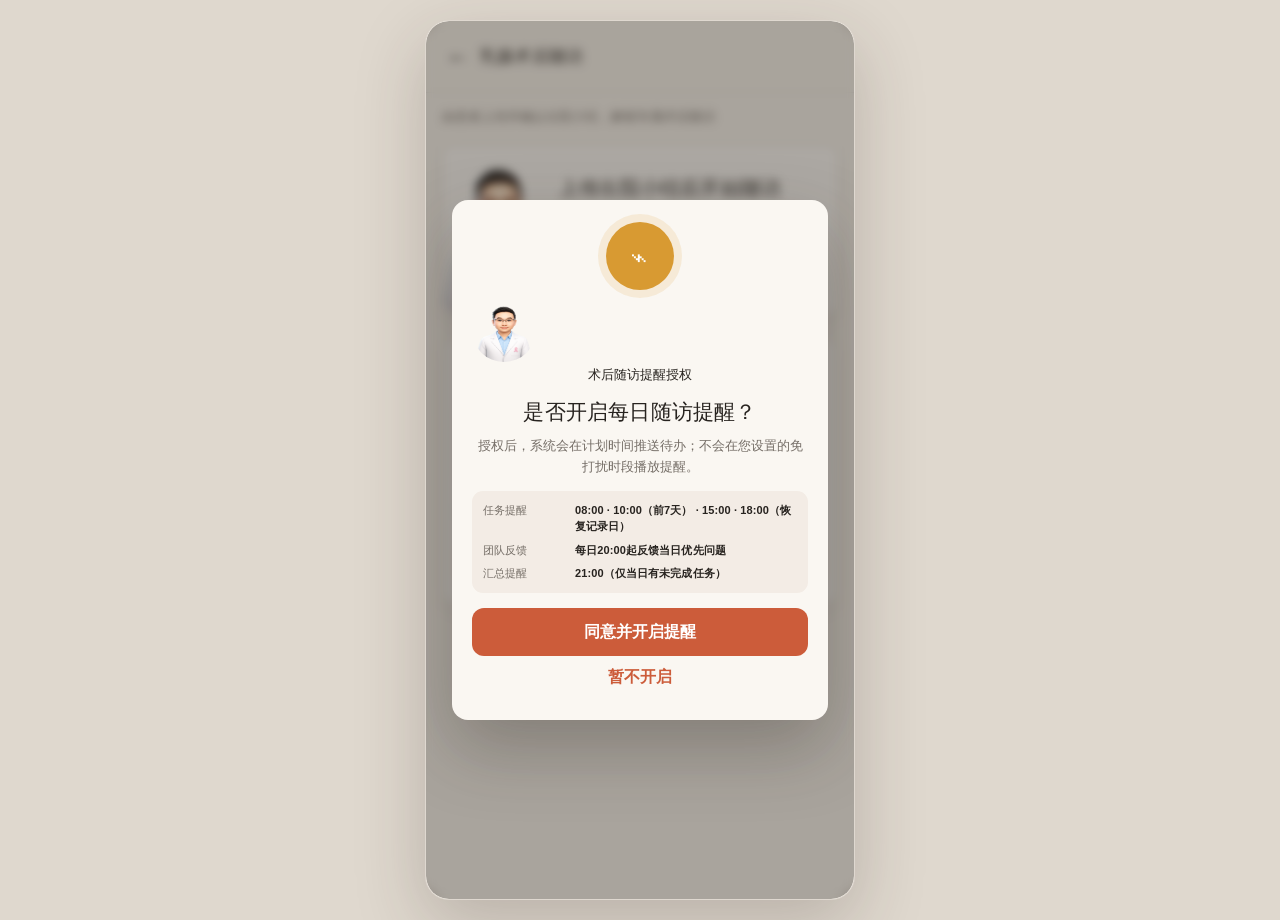
<file: github-pages-huadong-ge-rui-male/index.html>
<!doctype html>
<html lang="zh-CN">
  <head>
    <meta charset="UTF-8" />
    <meta name="viewport" content="width=device-width, initial-scale=1, viewport-fit=cover" />
    <meta name="theme-color" content="#f5f0e8" />
    <title>葛睿葛睿主任助手术后30天随访 Demo V4.6（男性形象版）</title>
    <script type="module" crossorigin src="./assets/index-D_PrXnq3.js"></script>
    <link rel="stylesheet" crossorigin href="./assets/index-DG1ssnyb.css">
  </head>
  <body>
    <div id="root"></div>
  </body>
</html>
</file>
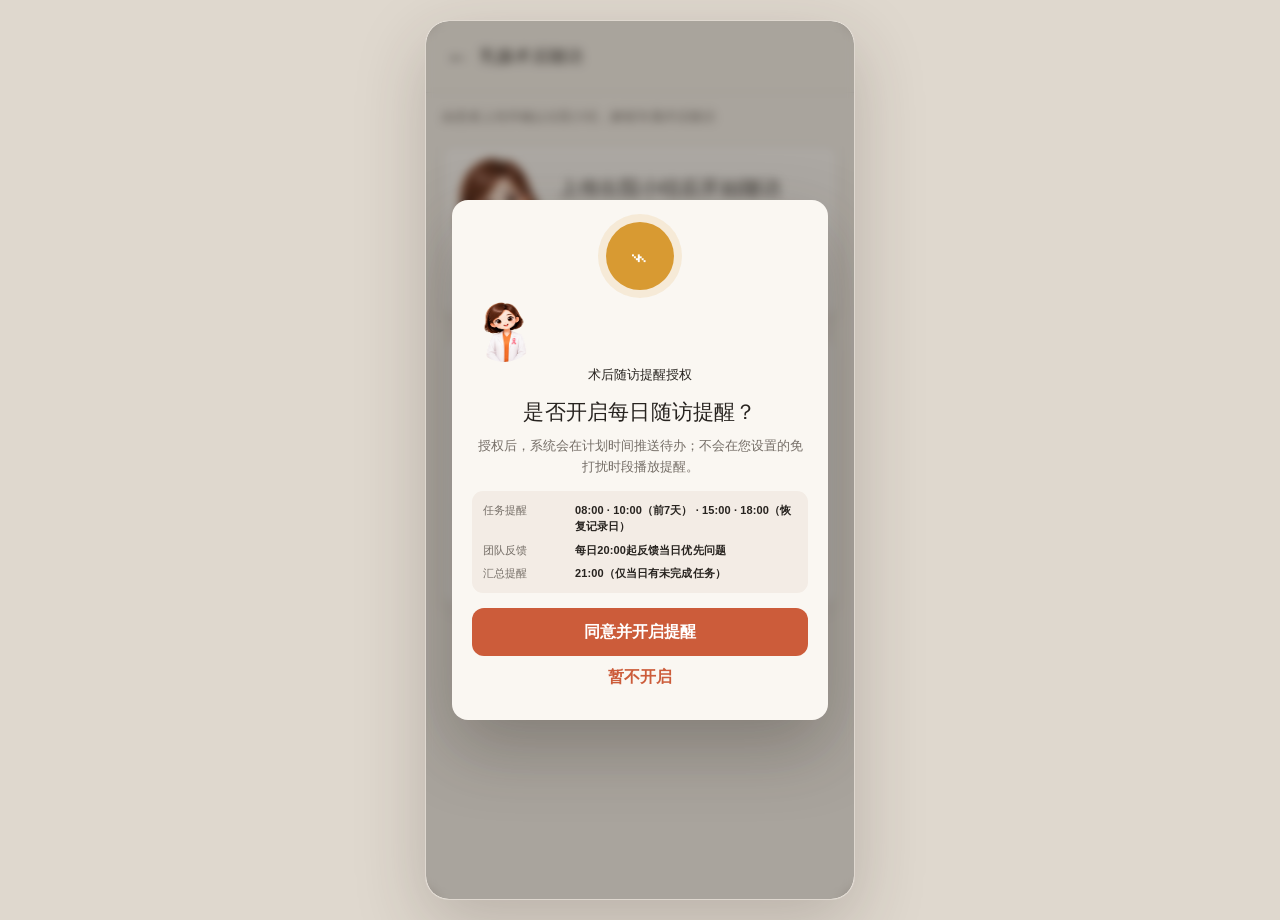
<file: github-pages-huadong-ge-rui/index.html>
<!doctype html>
<html lang="zh-CN">
  <head>
    <meta charset="UTF-8" />
    <meta name="viewport" content="width=device-width, initial-scale=1, viewport-fit=cover" />
    <meta name="theme-color" content="#f5f0e8" />
    <title>葛睿葛睿主任助手术后30天随访 Demo V4.6（华东医院版）</title>
    <script type="module" crossorigin src="./assets/index-D_PrXnq3.js"></script>
    <link rel="stylesheet" crossorigin href="./assets/index-DG1ssnyb.css">
  </head>
  <body>
    <div id="root"></div>
  </body>
</html>
</file>
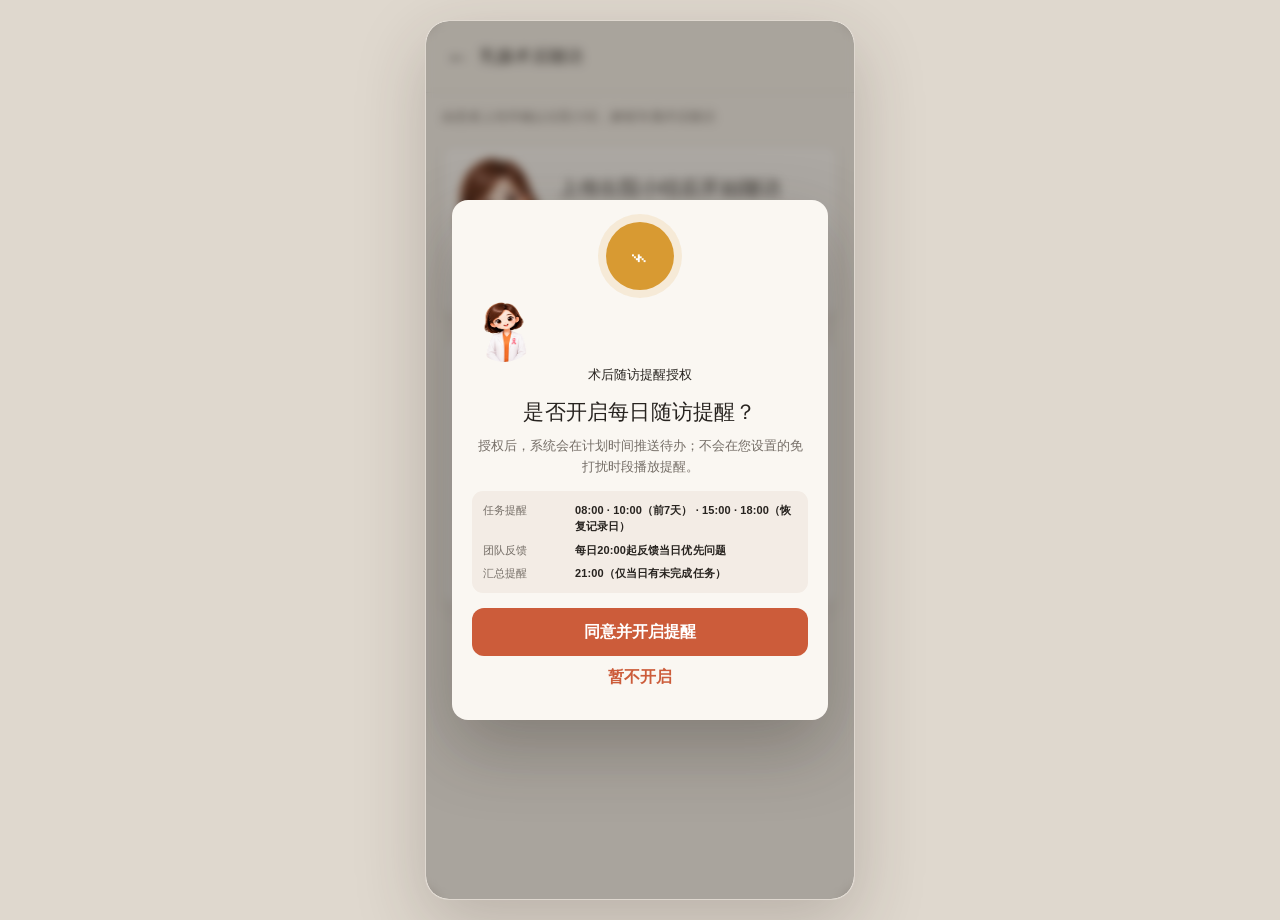
<file: github-pages/index.html>
<!doctype html>
<html lang="zh-CN">
  <head>
    <meta charset="UTF-8" />
    <meta name="viewport" content="width=device-width, initial-scale=1, viewport-fit=cover" />
    <meta name="theme-color" content="#f5f0e8" />
    <title>主任团队术后30天随访 Demo V4.6</title>
    <script type="module" crossorigin src="./assets/index-D_PrXnq3.js"></script>
    <link rel="stylesheet" crossorigin href="./assets/index-DG1ssnyb.css">
  </head>
  <body>
    <div id="root"></div>
  </body>
</html>
</file>
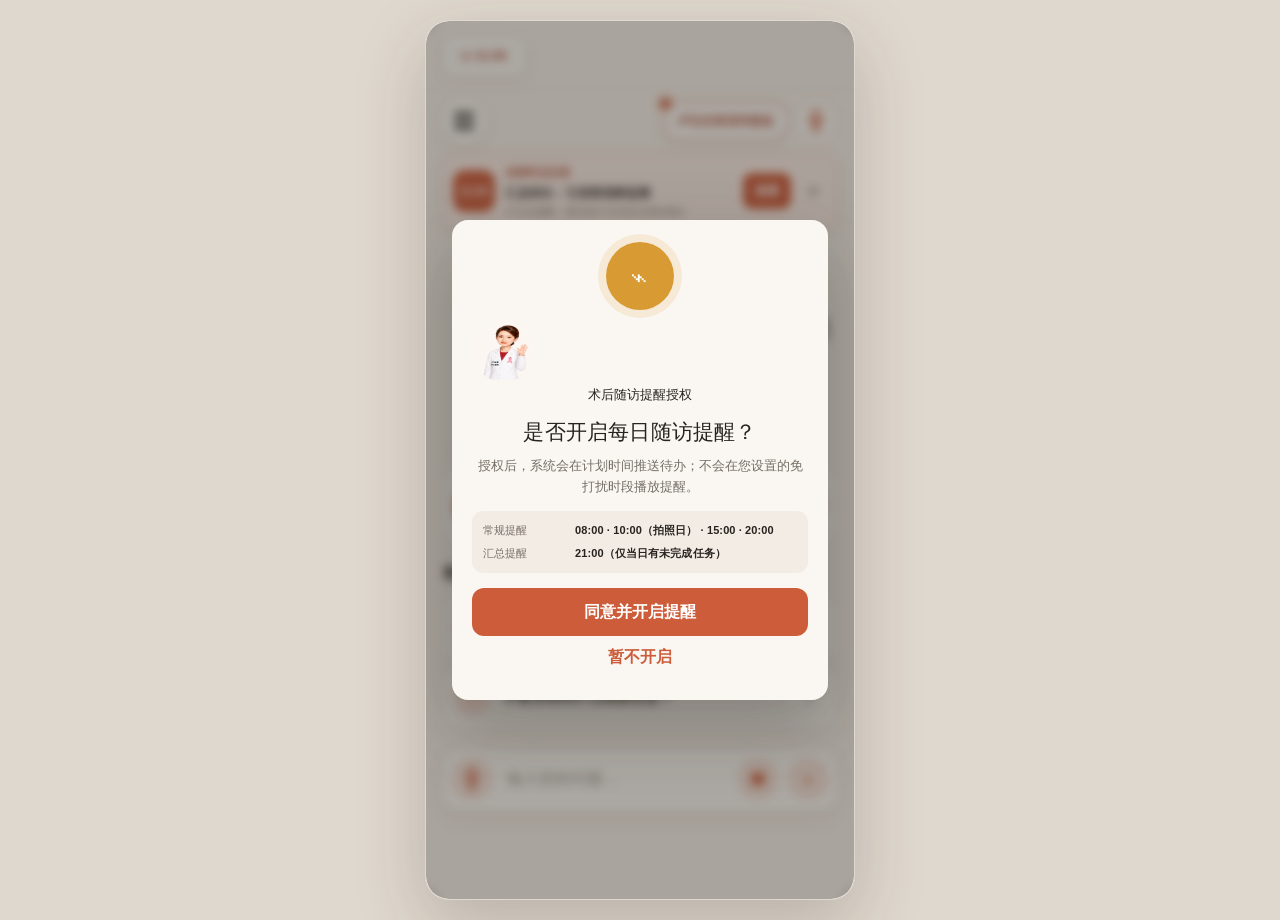
<file: postop-followup-v4-3/index.html>
<!doctype html>
<html lang="zh-CN">
  <head>
    <meta charset="UTF-8" />
    <meta name="viewport" content="width=device-width, initial-scale=1, viewport-fit=cover" />
    <meta name="theme-color" content="#f5f0e8" />
    <title>卢伶俐团队术后30天随访 Demo V4</title>
    <script type="module" crossorigin src="./assets/index-Cn3Cot2c.js"></script>
    <link rel="stylesheet" crossorigin href="./assets/index-CEF5YEjz.css">
  </head>
  <body>
    <div id="root"></div>
  </body>
</html>
</file>
<file: assets/index-dXzTYP_v.css>
/*! tailwindcss v4.2.1 | MIT License | https://tailwindcss.com */
@layer properties{@supports (((-webkit-hyphens:none)) and (not (margin-trim:inline))) or ((-moz-orient:inline) and (not (color:rgb(from red r g b)))){*,:before,:after,::backdrop{--tw-rotate-x:initial;--tw-rotate-y:initial;--tw-rotate-z:initial;--tw-skew-x:initial;--tw-skew-y:initial;--tw-border-style:solid;--tw-shadow:0 0 #0000;--tw-shadow-color:initial;--tw-shadow-alpha:100%;--tw-inset-shadow:0 0 #0000;--tw-inset-shadow-color:initial;--tw-inset-shadow-alpha:100%;--tw-ring-color:initial;--tw-ring-shadow:0 0 #0000;--tw-inset-ring-color:initial;--tw-inset-ring-shadow:0 0 #0000;--tw-ring-inset:initial;--tw-ring-offset-width:0px;--tw-ring-offset-color:#fff;--tw-ring-offset-shadow:0 0 #0000;--tw-outline-style:solid;--tw-blur:initial;--tw-brightness:initial;--tw-contrast:initial;--tw-grayscale:initial;--tw-hue-rotate:initial;--tw-invert:initial;--tw-opacity:initial;--tw-saturate:initial;--tw-sepia:initial;--tw-drop-shadow:initial;--tw-drop-shadow-color:initial;--tw-drop-shadow-alpha:100%;--tw-drop-shadow-size:initial}}}@layer theme{:root,:host{--font-sans:ui-sans-serif, system-ui, sans-serif, "Apple Color Emoji", "Segoe UI Emoji", "Segoe UI Symbol", "Noto Color Emoji";--font-mono:ui-monospace, SFMono-Regular, Menlo, Monaco, Consolas, "Liberation Mono", "Courier New", monospace;--spacing:.25rem;--default-font-family:var(--font-sans);--default-mono-font-family:var(--font-mono)}}@layer base{*,:after,:before,::backdrop{box-sizing:border-box;border:0 solid;margin:0;padding:0}::file-selector-button{box-sizing:border-box;border:0 solid;margin:0;padding:0}html,:host{-webkit-text-size-adjust:100%;tab-size:4;line-height:1.5;font-family:var(--default-font-family,ui-sans-serif, system-ui, sans-serif, "Apple Color Emoji", "Segoe UI Emoji", "Segoe UI Symbol", "Noto Color Emoji");font-feature-settings:var(--default-font-feature-settings,normal);font-variation-settings:var(--default-font-variation-settings,normal);-webkit-tap-highlight-color:transparent}hr{height:0;color:inherit;border-top-width:1px}abbr:where([title]){-webkit-text-decoration:underline dotted;text-decoration:underline dotted}h1,h2,h3,h4,h5,h6{font-size:inherit;font-weight:inherit}a{color:inherit;-webkit-text-decoration:inherit;-webkit-text-decoration:inherit;-webkit-text-decoration:inherit;-webkit-text-decoration:inherit;text-decoration:inherit}b,strong{font-weight:bolder}code,kbd,samp,pre{font-family:var(--default-mono-font-family,ui-monospace, SFMono-Regular, Menlo, Monaco, Consolas, "Liberation Mono", "Courier New", monospace);font-feature-settings:var(--default-mono-font-feature-settings,normal);font-variation-settings:var(--default-mono-font-variation-settings,normal);font-size:1em}small{font-size:80%}sub,sup{vertical-align:baseline;font-size:75%;line-height:0;position:relative}sub{bottom:-.25em}sup{top:-.5em}table{text-indent:0;border-color:inherit;border-collapse:collapse}:-moz-focusring{outline:auto}progress{vertical-align:baseline}summary{display:list-item}ol,ul,menu{list-style:none}img,svg,video,canvas,audio,iframe,embed,object{vertical-align:middle;display:block}img,video{max-width:100%;height:auto}button,input,select,optgroup,textarea{font:inherit;font-feature-settings:inherit;font-variation-settings:inherit;letter-spacing:inherit;color:inherit;opacity:1;background-color:#0000;border-radius:0}::file-selector-button{font:inherit;font-feature-settings:inherit;font-variation-settings:inherit;letter-spacing:inherit;color:inherit;opacity:1;background-color:#0000;border-radius:0}:where(select:is([multiple],[size])) optgroup{font-weight:bolder}:where(select:is([multiple],[size])) optgroup option{padding-inline-start:20px}::file-selector-button{margin-inline-end:4px}::placeholder{opacity:1}@supports (not ((-webkit-appearance:-apple-pay-button))) or (contain-intrinsic-size:1px){::placeholder{color:currentColor}@supports (color:color-mix(in lab, red, red)){::placeholder{color:color-mix(in oklab, currentcolor 50%, transparent)}}}textarea{resize:vertical}::-webkit-search-decoration{-webkit-appearance:none}::-webkit-date-and-time-value{min-height:1lh;text-align:inherit}::-webkit-datetime-edit{display:inline-flex}::-webkit-datetime-edit-fields-wrapper{padding:0}::-webkit-datetime-edit{padding-block:0}::-webkit-datetime-edit-year-field{padding-block:0}::-webkit-datetime-edit-month-field{padding-block:0}::-webkit-datetime-edit-day-field{padding-block:0}::-webkit-datetime-edit-hour-field{padding-block:0}::-webkit-datetime-edit-minute-field{padding-block:0}::-webkit-datetime-edit-second-field{padding-block:0}::-webkit-datetime-edit-millisecond-field{padding-block:0}::-webkit-datetime-edit-meridiem-field{padding-block:0}::-webkit-calendar-picker-indicator{line-height:1}:-moz-ui-invalid{box-shadow:none}button,input:where([type=button],[type=reset],[type=submit]){appearance:button}::file-selector-button{appearance:button}::-webkit-inner-spin-button{height:auto}::-webkit-outer-spin-button{height:auto}[hidden]:where(:not([hidden=until-found])){display:none!important}}@layer components;@layer utilities{.collapse{visibility:collapse}.visible{visibility:visible}.absolute{position:absolute}.fixed{position:fixed}.relative{position:relative}.static{position:static}.start{inset-inline-start:var(--spacing)}.end{inset-inline-end:var(--spacing)}.isolate{isolation:isolate}.container{width:100%}@media (width>=40rem){.container{max-width:40rem}}@media (width>=48rem){.container{max-width:48rem}}@media (width>=64rem){.container{max-width:64rem}}@media (width>=80rem){.container{max-width:80rem}}@media (width>=96rem){.container{max-width:96rem}}.block{display:block}.contents{display:contents}.flex{display:flex}.hidden{display:none}.inline{display:inline}.table{display:table}.table-row{display:table-row}.transform{transform:var(--tw-rotate-x,) var(--tw-rotate-y,) var(--tw-rotate-z,) var(--tw-skew-x,) var(--tw-skew-y,)}.resize{resize:both}.rounded{border-radius:.25rem}.border{border-style:var(--tw-border-style);border-width:1px}.italic{font-style:italic}.ring{--tw-ring-shadow:var(--tw-ring-inset,) 0 0 0 calc(1px + var(--tw-ring-offset-width)) var(--tw-ring-color,currentcolor);box-shadow:var(--tw-inset-shadow), var(--tw-inset-ring-shadow), var(--tw-ring-offset-shadow), var(--tw-ring-shadow), var(--tw-shadow)}.outline{outline-style:var(--tw-outline-style);outline-width:1px}.blur{--tw-blur:blur(8px);filter:var(--tw-blur,) var(--tw-brightness,) var(--tw-contrast,) var(--tw-grayscale,) var(--tw-hue-rotate,) var(--tw-invert,) var(--tw-saturate,) var(--tw-sepia,) var(--tw-drop-shadow,)}.filter{filter:var(--tw-blur,) var(--tw-brightness,) var(--tw-contrast,) var(--tw-grayscale,) var(--tw-hue-rotate,) var(--tw-invert,) var(--tw-saturate,) var(--tw-sepia,) var(--tw-drop-shadow,)}}:root{--coral:#cc5c3a;--coral-deep:#a9472d;--coral-soft:#f4e2d8;--paper:#f5f0e8;--surface:#faf7f2;--ink:#27231f;--muted:#756e67;--line:#e8e3d9;--green:#347b62;--red:#b9473f;--gold:#d89a32;--sans:"Source Han Sans CN", "Source Han Sans SC", "Noto Sans CJK SC", "Noto Sans SC", "PingFang SC", "Microsoft YaHei", sans-serif;--serif:var(--sans)}*{box-sizing:border-box}html,body{min-height:100%;margin:0;overflow:auto}body{color:var(--ink);font-family:var(--sans);background:#dfd8ce}button,input,textarea,select{font:inherit;font-family:var(--sans)}button{cursor:pointer}.demo-stage{place-items:center;min-height:100dvh;padding:20px;display:grid}.phone-shell{background:var(--paper);border:1px solid #4d3c3021;border-radius:24px;width:430px;height:880px;position:relative;overflow:hidden;box-shadow:0 24px 70px #31261e38}.phone-screen,.page{width:100%;height:100%;overflow:hidden}.page{background:radial-gradient(circle at 90% 3%, #cc5c3a12, transparent 32%), var(--paper)}.page-scroll,.page-scroll.home-page,.page-scroll.drawer-page{overscroll-behavior:contain;overflow-y:auto}.detail-page{grid-template-rows:72px minmax(0,1fr);display:grid}.detail-page>.page-scroll{padding:0 16px 104px}h1,h2,h3,b{letter-spacing:.01em}h1,h2,h3{font-family:var(--serif)}.app-header{border-bottom:1px solid var(--line);-webkit-backdrop-filter:blur(14px);backdrop-filter:blur(14px);background:#f5f0e8f5;grid-template-columns:44px minmax(0,1fr) 148px;align-items:center;height:72px;padding:8px 10px;display:grid}.app-header button{width:44px;height:44px;color:var(--ink);background:0 0;border:0;border-radius:12px;font-size:24px}.app-header h1{text-align:left;text-overflow:ellipsis;white-space:nowrap;min-width:0;margin:0;font-size:17px;overflow:hidden}.switch-mode-control{justify-content:flex-end;align-items:center;gap:8px;min-width:0;display:flex;width:auto!important;height:54px!important;color:var(--ink)!important;box-shadow:none!important;background:0 0!important;border:0!important;border-radius:0!important;padding:0!important}.switch-mode-control>b{white-space:nowrap;font-size:13px;font-weight:750}.switch-mode-control>span{border:1px solid var(--line);background:var(--surface);border-radius:50%;flex:none;place-items:center;width:50px;height:50px;display:grid;overflow:hidden;box-shadow:0 4px 13px #47322614}.switch-mode-control img{object-fit:cover;mix-blend-mode:darken;border-radius:50%;width:42px;height:42px}.doctor-banner{border:1px solid var(--line);background:#faf7f2e6;border-radius:12px;grid-template-columns:68px minmax(0,1fr) 44px;align-items:center;gap:10px;min-height:92px;margin:12px 0;padding:10px 12px;display:grid;box-shadow:0 7px 18px #4e392b0f}.doctor-banner>img{object-fit:contain;align-self:end;width:62px;height:72px}.doctor-banner.director-banner{overflow:hidden}.doctor-banner.director-banner>img{object-fit:cover;object-position:center 7%;mix-blend-mode:darken;transform-origin:bottom;transform:scale(1.22)}.doctor-banner h2{margin:0 0 4px;font-size:16px}.doctor-banner p{color:var(--muted);margin:0;font-size:12px;line-height:1.45}.doctor-banner small{color:var(--coral);margin-top:5px;font-size:11px;display:inline-block}.audio-button{width:44px;height:44px;color:var(--coral);background:var(--surface);border:1px solid #cc5c3a38;border-radius:50%;font-size:17px}.microphone-button{place-items:center;display:grid}.mic-glyph{width:18px;height:24px;display:block;position:relative}.mic-glyph:before{content:"";border:2px solid;border-radius:8px;width:8px;height:14px;position:absolute;top:0;left:5px}.mic-glyph:after{content:"";border:2px solid;border-top:0;border-radius:0 0 10px 10px;width:14px;height:9px;position:absolute;top:8px;left:2px}.mic-glyph i{background:currentColor;width:2px;height:6px;position:absolute;top:17px;left:8px}.mic-glyph i:after{content:"";background:currentColor;border-radius:2px;width:10px;height:2px;position:absolute;bottom:0;left:-4px}.mic-glyph.playing{animation:.8s ease-in-out infinite alternate micPulse}.card{border:1px solid var(--line);background:var(--surface);border-radius:12px;margin:12px 0;padding:16px;box-shadow:0 7px 18px #4e392b0d}.card h2{margin:0 0 12px;font-size:17px}.primary-button{color:#fff;background:var(--coral);border:0;border-radius:12px;width:100%;min-height:48px;font-weight:700}.primary-button:disabled{opacity:.42;cursor:not-allowed}.sticky-cta{z-index:5;margin-top:14px;position:sticky;bottom:12px;box-shadow:0 10px 28px #a9472d3d}.text-button{min-height:42px;color:var(--coral);background:0 0;border:0;font-weight:700}.home-page{padding-bottom:calc(22px + env(safe-area-inset-bottom));background:var(--paper)}.home-mode-row{border-bottom:1px solid #e8e3d9b8;justify-content:flex-end;align-items:center;height:68px;padding:7px 16px 5px;display:flex}.home-mode-row .switch-mode-control{width:154px!important}.home-tools{justify-content:space-between;align-items:center;margin:10px 16px;display:flex}.home-tools>button:first-child{background:var(--surface);border:0;border-radius:50%;width:44px;height:44px;font-size:22px;box-shadow:0 5px 16px #47322614}.home-reminder{align-items:center;gap:8px;display:flex}.home-reminder>span{color:var(--coral-deep);background:var(--surface);border:1px solid #e5c4b6;border-radius:12px;padding:9px 12px;font-size:12px;font-weight:700;animation:.34s ease-out both reminderPop;position:relative;box-shadow:0 5px 16px #4732260f}.home-reminder>span.important-reminder{border-color:#cc5c3ab8;animation:.34s ease-out both reminderPop,1.35s ease-in-out .4s infinite importantReminder;box-shadow:0 0 #cc5c3a4d,0 5px 16px #4732260f}.home-reminder>span.important-reminder:before{content:"!";border:2px solid var(--paper);color:#fff;background:var(--coral);border-radius:50%;place-items:center;width:17px;height:17px;font-size:11px;line-height:1;display:grid;position:absolute;top:-8px;left:-8px}.home-reminder>span:after{content:"";background:var(--surface);border-top:1px solid #e5c4b6;border-right:1px solid #e5c4b6;width:8px;height:8px;position:absolute;top:50%;right:-5px;transform:translateY(-50%)rotate(45deg)}.home-hero{background:var(--paper);isolation:isolate;grid-template-columns:45% 55%;align-items:center;min-height:230px;margin:0 12px;display:grid}.home-hero img{object-fit:contain;object-position:center bottom;mix-blend-mode:darken;align-self:end;width:100%;max-height:230px}.home-hero h1{margin:0 0 10px;font-size:26px;line-height:1.38}.home-hero b{color:var(--coral);font-size:12px}.home-hero p{color:var(--muted);font-size:12px}.followup-entry{border:1px solid var(--line);background:var(--surface);text-align:left;border-radius:12px;grid-template-columns:48px 1fr auto;align-items:center;gap:10px;width:calc(100% - 32px);min-height:74px;margin:0 16px 18px;padding:12px;display:grid}.followup-entry>span{color:#fff;background:var(--coral);border-radius:50%;place-items:center;width:46px;height:46px;font-weight:800;display:grid}.followup-entry b,.followup-entry small{display:block}.followup-entry b{font-family:var(--serif);font-size:16px}.followup-entry small{color:var(--muted);margin-top:4px;font-size:11px}.followup-entry strong{color:var(--coral);font-size:12px}.section-title{font-family:var(--serif);margin:0 16px 10px;font-size:17px;font-weight:700}.question-card{border:1px solid var(--line);background:var(--surface);text-align:left;border-radius:12px;grid-template-columns:40px 1fr 20px;align-items:center;gap:10px;width:calc(100% - 32px);min-height:62px;margin:8px 16px;padding:10px;display:grid}.question-card>span{width:38px;height:38px;color:var(--coral);background:var(--coral-soft);border-radius:50%;place-items:center;display:grid}.question-card b{font-size:14px}.home-composer{border:1px solid var(--line);background:var(--surface);border-radius:18px;grid-template-columns:44px minmax(0,1fr) 42px 42px;align-items:center;gap:8px;min-height:64px;margin:18px 16px 0;padding:8px;display:grid;box-shadow:0 8px 20px #47322612}.home-composer input{width:100%;min-width:0;height:44px;color:var(--ink);background:0 0;border:0;outline:none;padding:0 4px}.home-composer input::placeholder{color:#9c958e}.home-composer button{width:42px;height:42px;color:var(--coral);background:var(--coral-soft);border:0;border-radius:50%;place-items:center;font-size:20px;display:grid}.home-composer .composer-mic{color:var(--coral)}.drawer-page{background:var(--paper);padding:18px 20px 80px}.drawer-page>header{justify-content:space-between;align-items:center;display:flex}.drawer-page>header>b{color:var(--coral);font-size:28px}.drawer-page>header>div{align-items:center;gap:8px;display:flex}.drawer-page>header .switch-mode-control{width:142px!important}.drawer-page>header .drawer-close{background:0 0;border:0;width:44px;height:44px;font-size:28px}.profile{align-items:center;gap:14px;margin:24px 0;display:flex}.profile img{background:var(--surface);border:1px solid #ecd8cd;border-radius:50%;width:72px;height:72px;padding:4px}.profile b{font-size:20px}.drawer-grid{grid-template-columns:1fr 1fr;gap:12px;display:grid}.drawer-grid button{border:1px solid var(--line);background:var(--surface);text-align:left;border-radius:12px;align-content:center;gap:10px;min-height:158px;padding:16px;display:grid;box-shadow:0 7px 18px #4e392b0b}.drawer-grid b{font-size:16px}.drawer-grid small{color:var(--muted);font-size:12px;line-height:1.45}.drawer-setting{border:1px solid var(--line);background:var(--surface);text-align:left;border-radius:12px;grid-template-columns:44px 1fr 20px;align-items:center;gap:10px;width:100%;margin-top:12px;padding:13px;display:grid}.drawer-setting span{gap:3px;display:grid}.drawer-setting b{font-size:14px}.drawer-setting small{color:var(--muted);font-size:11px}.drawer-setting i{color:var(--muted);font-size:24px;font-style:normal}.drawer-page h2{margin-top:28px;font-size:19px}.conversation{border:0;border-bottom:1px solid var(--line);text-align:left;background:0 0;justify-content:space-between;width:100%;padding:15px 4px;display:flex}.conversation small{color:var(--muted)}.reset-button{border:1px dashed var(--coral);width:100%;min-height:44px;color:var(--coral);background:0 0;border-radius:12px;margin-top:24px}.calendar-page{padding-bottom:40px}.calendar-page>.app-header{z-index:8;position:sticky;top:0}.calendar-page>.doctor-banner,.calendar-page>.status-strip,.calendar-page>.week-card,.calendar-page>.card,.calendar-page>.incomplete-card,.calendar-page>.success-card,.calendar-page>.future-card{margin-left:16px;margin-right:16px}.status-strip{grid-template-columns:repeat(3,1fr);gap:8px;margin-bottom:12px;display:grid}.status-strip>*{border:1px solid var(--line);min-height:74px;color:var(--coral);background:var(--surface);border-radius:12px;align-content:center;place-items:center;gap:5px;padding:7px 3px;display:grid;box-shadow:0 5px 14px #4e392b0a}.status-strip b{color:var(--ink);font-size:12px}.status-icon{width:34px;height:34px;color:var(--coral);background:var(--coral-soft);border-radius:11px;place-items:center;display:grid}.status-icon svg{fill:none;stroke:currentColor;stroke-width:1.8px;stroke-linecap:round;stroke-linejoin:round;width:26px;height:26px;overflow:visible}.status-icon.module-glyph{border-radius:14px;width:48px;height:48px}.status-icon.module-glyph svg{width:30px;height:30px}.week-card{border:1px solid var(--line);background:var(--surface);border-radius:12px;grid-template-columns:repeat(7,1fr);padding:9px 5px;display:grid}.week-card button{background:0 0;border:0;place-items:center;gap:4px;min-width:0;display:grid}.week-card small{color:var(--muted);font-size:11px}.date-number{border-radius:50%;place-items:center;width:34px;height:34px;display:grid;position:relative}.date-number b{z-index:2;font-size:13px;position:relative}.week-card button.active .date-number{color:#fff;background:var(--coral)}.week-card em{height:10px;color:var(--green);font-size:10px;font-style:normal}.week-card button.badged .date-number{color:var(--ink);border:2px solid var(--gold);background:#fff8e7;animation:1.6s ease-in-out infinite alternate badgeGlow;box-shadow:0 0 0 3px #d89a3229,0 0 14px #d89a326b}.week-card button.badged .date-number i{color:var(--gold);text-shadow:0 0 8px #f0c36f;font-style:normal;position:absolute;top:-8px;right:-7px}.week-card button.future{opacity:.56}.week-card button.future em{color:var(--muted);font-size:8px}.today-card header{justify-content:space-between;align-items:center;display:flex}.today-card header h2 small{color:var(--muted);font-family:var(--sans);font-size:12px;font-weight:400}.today-card header>b{color:var(--green)}.today-card>button{border:0;border-bottom:1px solid var(--line);text-align:left;background:0 0;grid-template-columns:24px 42px minmax(0,1fr) 70px;align-items:center;gap:7px;width:100%;min-height:58px;display:grid}.today-card>button:last-child{border-bottom:0}.today-card>button>i{width:22px;height:22px;color:var(--coral);border:1px solid #d6b0a0;border-radius:50%;place-items:center;font-style:normal;display:grid}.today-card>button>i.done{color:var(--green);border-color:#9bc6b4}.today-card>button>small{color:var(--muted);font-size:11px}.today-card>button>b{font-size:13px;line-height:1.35}.today-card>button>span{color:var(--coral);text-align:right;font-size:11px}.today-card>button>span.done{color:var(--green)}.today-card>button>span.alert,.abnormal-tag{color:var(--red)}.today-card>button:disabled{cursor:not-allowed;opacity:.5}.abnormal-tag{font-family:var(--sans);margin-left:5px;font-size:10px}.incomplete-card{background:#f7e7de;border:1px solid #e8c2b4;border-radius:12px;margin-top:12px;padding:14px}.incomplete-card b{color:var(--coral-deep);font-size:13px}.incomplete-card p{color:var(--muted);margin:6px 0 10px;font-size:12px}.incomplete-card button{border:1px solid var(--coral);min-height:40px;color:var(--coral);background:var(--surface);border-radius:10px;padding:0 14px}.success-card{color:var(--green);text-align:center;background:#eef6f1;border:1px solid #b8d4c8;border-radius:12px;margin-top:12px;padding:14px;font-weight:700}.future-card{border:1px solid var(--line);background:#f0ece5;border-radius:12px;margin-top:12px;padding:14px}.future-card b{color:#625b54;font-size:13px}.future-card p{color:var(--muted);margin:6px 0 0;font-size:12px}.calendar-actions{grid-template-columns:1fr;gap:10px;margin:12px 16px;display:grid}.calendar-actions.has-team-contact{grid-template-columns:1fr 1fr}.calendar-actions button{border:1px solid var(--coral);min-height:44px;color:var(--coral);background:var(--surface);border-radius:12px;font-weight:700}.calendar-actions .team-contact{color:#fff;background:var(--coral);animation:.3s ease-out both teamContactReveal}.field-row{border-top:1px solid var(--line);grid-template-columns:80px 1fr 28px;align-items:center;gap:8px;min-height:48px;display:grid}.field-row input,.analysis-card input,.stack-field input,.stack-field textarea{border:1px solid var(--line);background:#fffdf9;border-radius:10px;outline:none;width:100%;min-width:0;padding:10px}.photo-grid{grid-template-columns:1fr 1fr;gap:10px;margin-top:12px;display:grid}.upload-card{background:var(--surface);border-color:#e7d7ce}.photo-slot{text-align:center;background:#f8ece5;border:1px dashed #d7ad9a;border-radius:12px;padding:10px;box-shadow:inset 0 0 0 1px #ffffff59}.photo-slot.ready{background:#eef6f1;border-style:solid;border-color:#9bc6b4}.photo-slot label{align-content:center;place-items:center;gap:6px;min-height:126px;display:grid}.photo-slot input{opacity:0;width:1px;height:1px;position:absolute}.photo-slot label>span{width:48px;height:48px;color:var(--coral);background:var(--coral-soft);border-radius:14px;place-items:center;font-size:24px;display:grid}.photo-slot.ready label>span{color:#fff;background:var(--green)}.photo-slot label b{text-overflow:ellipsis;white-space:nowrap;max-width:130px;font-size:12px;overflow:hidden}.photo-slot label small{color:var(--muted);font-size:10px;line-height:1.4}.photo-slot>button{min-height:38px;color:var(--coral);background:0 0;border:0;font-size:11px}.analysis-card{gap:9px;display:grid}.analysis-card.inline{border-top:1px solid var(--line);margin-top:14px;padding-top:13px}.analysis-card h3{margin:0 0 4px;font-size:14px}.analysis-card label{grid-template-columns:92px 1fr;align-items:center;gap:8px;display:grid}.analysis-card label span{color:var(--muted);font-size:12px}.analysis-card input{font-size:12px}.safety-note{color:#745a4e;background:#f6e9e2;border:1px solid #e6c7bc;border-radius:12px;margin:12px 0;padding:12px;font-size:12px;line-height:1.55}.wound-card .photo-slot{width:100%}.symptom-card.abnormal{border-color:#d79b96;box-shadow:0 0 0 3px #b9473f14}.symptom-card header{justify-content:space-between;align-items:center;display:flex}.symptom-card header span{color:var(--red);font-size:11px;font-weight:700}.binary-row{border-top:1px solid var(--line);grid-template-columns:1fr 116px;align-items:center;gap:10px;min-height:58px;display:grid}.binary-row b{font-size:13px}.binary-row>div{grid-template-columns:1fr 1fr;gap:6px;display:grid}.binary-row button,.feeling-options button{border:1px solid var(--line);background:#fffdf9;border-radius:10px;min-height:38px}.binary-row button.active,.feeling-options button.active{border-color:var(--green);color:var(--green);background:#eef6f1}.binary-row button.danger{border-color:var(--red);color:var(--red);background:#faecea}.range-row{border-top:1px solid var(--line);grid-template-columns:78px 1fr 38px;align-items:center;gap:8px;min-height:60px;font-size:12px;display:grid}.range-row input{accent-color:var(--coral)}.stack-field{gap:6px;margin-top:12px;display:grid}.stack-field span{color:var(--muted);font-size:12px}.stack-field textarea{resize:vertical;min-height:72px}.training-visual{background:#f3e5dc;border-radius:12px;place-items:center;height:176px;display:grid;position:relative;overflow:hidden}.training-visual>button{color:#fff;background:var(--coral);border:0;border-radius:11px;min-height:42px;padding:0 15px;position:absolute;bottom:14px;right:14px}.exercise-figure{width:150px;height:130px;position:relative}.exercise-figure:before{content:"";border:5px solid var(--coral);border-radius:50%;width:28px;height:28px;position:absolute;top:7px;left:42px}.exercise-figure:after{content:"";background:var(--coral);border-radius:20px 20px 8px 8px;width:40px;height:72px;position:absolute;top:41px;left:37px}.exercise-figure span,.exercise-figure i{z-index:2;background:var(--coral);transform-origin:0;border-radius:9px;width:64px;height:11px;position:absolute}.exercise-figure span{top:56px;left:41px;transform:rotate(156deg)}.exercise-figure i{top:56px;left:73px;transform:rotate(24deg)}.exercise-figure b,.exercise-figure em{z-index:1;border:2px dashed #cc5c3a75;border-radius:50%;display:block;position:absolute}.exercise-figure b{width:118px;height:94px;top:18px;left:7px}.exercise-figure em{width:30px;height:30px;top:30px;right:1px}.exercise-figure.motion-breathe b{border-style:solid;border-color:#cc5c3a38;box-shadow:0 0 0 14px #cc5c3a14}.exercise-figure.motion-breathe em{display:none}.exercise-figure.motion-shrug b{border-radius:42px;width:80px;height:92px;top:18px;left:21px}.exercise-figure.motion-roll b{width:112px;height:92px;top:18px;left:12px}.exercise-figure.motion-circle b{width:90px;height:90px;top:20px;left:39px}.exercise-figure.motion-pendulum b{border-bottom:0;border-radius:50% 50% 0 0;width:112px;height:82px;top:29px;left:28px}.exercise-figure.motion-turn b{border-radius:50%;width:100px;height:64px;top:30px;left:15px}.exercise-figure.motion-review b{width:130px;height:108px;top:10px;left:5px}.exercise-figure.moving.motion-breathe:after{animation:1.3s ease-in-out infinite alternate breatheBody}.exercise-figure.moving.motion-shrug span,.exercise-figure.moving.motion-shrug i{animation:1.1s ease-in-out infinite alternate shoulderShrug}.exercise-figure.moving.motion-roll i{animation:1.4s ease-in-out infinite shoulderRoll}.exercise-figure.moving.motion-circle i{animation:1.35s linear infinite armCircle}.exercise-figure.moving.motion-pendulum i{animation:1.3s ease-in-out infinite alternate pendulum}.exercise-figure.moving.motion-turn:after{animation:1.3s ease-in-out infinite alternate torsoTurn}.exercise-figure.moving.motion-review span,.exercise-figure.moving.motion-review i{animation:1.6s ease-in-out infinite alternate reviewMove}.video-card>h2{margin:12px 0 2px}.video-card>p{color:var(--muted);margin:0 0 10px;font-size:12px}.progress{background:#e7d8cf;border-radius:8px;height:8px;overflow:hidden}.progress i{background:var(--coral);height:100%;display:block}.video-card>b{color:var(--coral);text-align:right;margin-top:7px;font-size:12px;display:block}.rehab-steps ol{color:var(--muted);margin:0;padding-left:20px;font-size:13px;line-height:1.75}.stop-grid,.feeling-options{grid-template-columns:1fr 1fr;gap:8px;display:grid}.stop-grid button{min-height:42px;color:var(--coral-deep);background:#f8ece6;border:1px solid #e7c5b8;border-radius:10px;font-size:12px}.feeling-options button{padding:8px;font-size:12px}.reminder-card header{justify-content:space-between;align-items:center;display:flex}.reminder-card>p{color:var(--muted);margin:0 0 13px;font-size:12px;line-height:1.6}.setting-active,.setting-off{color:var(--green);background:#eef6f1;border-radius:99px;padding:4px 8px;font-size:11px;font-weight:700}.setting-off{color:var(--muted);background:#eeeae4}.outline-button{border:1px solid var(--coral);width:100%;min-height:44px;color:var(--coral);background:0 0;border-radius:12px;font-weight:700}.quiet-time-fields{grid-template-columns:1fr 1fr;gap:10px;margin:12px 0;display:grid}.quiet-time-fields label{color:var(--muted);gap:6px;font-size:12px;display:grid}.quiet-time-fields input{border:1px solid var(--line);width:100%;min-height:42px;color:var(--ink);background:#fffdf9;border-radius:10px;padding:0 9px}.reminder-card>small{color:var(--muted);font-size:11px}.reminder-card ul{color:var(--muted);margin:0;padding-left:18px;font-size:12px;line-height:1.9}.chat-page{grid-template-rows:72px auto 1fr 64px;display:grid}.chat-warning{color:#715545;text-align:center;background:#f3e2d3;padding:9px 14px;font-size:11px}.chat-messages{padding:14px;overflow-y:auto}.message{gap:8px;max-width:88%;margin-bottom:12px;display:flex}.message.user{margin-left:auto}.message img{border-radius:50%;width:36px;height:36px}.message p{background:var(--surface);border-radius:4px 12px 12px;margin:0;padding:11px 12px;font-size:13px;line-height:1.55;box-shadow:0 4px 14px #43312614}.message.user p{color:#fff;background:var(--coral);border-radius:12px 4px 12px 12px}.chat-task-nudge{background:#f9ece5;border:1px solid #e7c5b8;border-radius:13px;margin:0 0 14px;padding:14px;box-shadow:0 6px 16px #4e392b0f}.chat-task-nudge small{color:var(--coral-deep);font-size:11px;font-weight:700}.chat-task-nudge h2{margin:5px 0;font-size:17px}.chat-task-nudge p{color:#70594c;margin:0 0 8px;font-size:12px;line-height:1.55}.chat-task-nudge b{color:var(--ink);margin-bottom:10px;font-size:13px;display:block}.chat-task-nudge button{color:#fff;background:var(--coral);border:0;border-radius:10px;min-height:39px;padding:0 14px;font-weight:700}.chat-task-nudge.risk-nudge{background:#faecea;border-color:#d79b96}.chat-task-nudge.risk-nudge small,.chat-task-nudge.risk-nudge h2{color:var(--red)}.chat-task-nudge.risk-nudge button{background:var(--red)}.chat-page form{border-top:1px solid var(--line);background:var(--surface);grid-template-columns:1fr 62px;gap:8px;padding:9px 12px;display:grid}.chat-page form input{border:1px solid var(--line);border-radius:12px;min-width:0;padding:10px 12px}.chat-page form button{color:#fff;background:var(--coral);border:0;border-radius:12px}.summary-kpis{grid-template-columns:repeat(3,1fr);gap:8px;display:grid}.summary-kpis div{border:1px solid var(--line);background:var(--surface);border-radius:12px;place-items:center;gap:4px;padding:13px 4px;display:grid}.summary-kpis b{color:var(--coral);font-size:14px}.summary-kpis small{color:var(--muted);font-size:10px}.summary-row{border-top:1px solid var(--line);grid-template-columns:76px 1fr;gap:10px;padding:11px 0;font-size:12px;line-height:1.5;display:grid}.summary-row span{color:var(--muted)}.approved{color:var(--green);text-align:center;background:#eef6f1;border:1px solid #b8d4c8;border-radius:12px;margin-top:12px;padding:13px;font-weight:700}.toast{z-index:80;color:#fff;white-space:nowrap;background:#27231feb;border-radius:10px;padding:10px 14px;font-size:12px;position:absolute;bottom:22px;left:50%;transform:translate(-50%)}.modal-shade{z-index:70;-webkit-backdrop-filter:blur(5px);backdrop-filter:blur(5px);background:#2f282261;place-items:center;padding:26px;display:grid;position:absolute;inset:0}.modal-card{background:var(--surface);text-align:center;border-radius:16px;width:100%;padding:22px 20px;box-shadow:0 28px 70px #2c231d4d}.modal-card h2{margin:10px 0 8px;font-size:21px}.modal-card p{color:var(--muted);margin:0 0 13px;font-size:13px;line-height:1.6}.modal-avatar{border-radius:50%;width:64px;height:64px;margin-top:8px}.consent-times{color:var(--muted);text-align:left;background:#f3ece5;border-radius:11px;grid-template-columns:82px 1fr;gap:7px 10px;margin:12px 0 15px;padding:11px;font-size:11px;line-height:1.5;display:grid}.consent-times b{color:var(--ink);font-size:11px}.completion-mark,.safety-mark{color:#fff;background:var(--gold);border-radius:50%;place-items:center;width:68px;height:68px;margin:auto;font-size:31px;display:grid;box-shadow:0 0 0 8px #d89a3224}.safety-mark{background:var(--coral);box-shadow:none;font-weight:800}.safety-mark.urgent{background:var(--red)}.safety-copy{color:#6a5144;background:#f4e4db;border-radius:10px;margin-bottom:14px;padding:10px;font-size:11px;line-height:1.5}@keyframes badgeGlow{0%{transform:scale(.96)}to{transform:scale(1.04)}}@keyframes micPulse{0%{opacity:.62;transform:scale(.92)}to{opacity:1;transform:scale(1.05)}}@keyframes breatheBody{0%{transform:scaleX(.92)}to{transform:scaleX(1.1)}}@keyframes shoulderShrug{0%{translate:0}to{translate:0 -10px}}@keyframes shoulderRoll{0%{transform:rotate(24deg)}to{transform:rotate(-20deg)}}@keyframes armCircle{to{transform:rotate(384deg)}}@keyframes pendulum{0%{transform:rotate(24deg)}to{transform:rotate(68deg)}}@keyframes torsoTurn{0%{transform:rotate(-7deg)}to{transform:rotate(7deg)}}@keyframes reviewMove{0%{translate:0}to{translate:0 -7px}}@keyframes reminderPop{0%{opacity:0;transform:translate(8px)scale(.96)}to{opacity:1;transform:none}}@keyframes importantReminder{0%,to{box-shadow:0 0 #cc5c3a52,0 5px 16px #4732260f}50%{box-shadow:0 0 0 7px #cc5c3a00,0 5px 16px #4732260f}}@keyframes teamContactReveal{0%{opacity:0;transform:translateY(5px)}to{opacity:1;transform:none}}@media (width<=500px){.demo-stage{padding:0;display:block}.phone-shell{width:100vw;height:100dvh;box-shadow:none;border:0;border-radius:0}}@media (width<=420px){.app-header{grid-template-columns:44px minmax(0,1fr) 138px;padding-left:6px;padding-right:8px}.app-header h1{font-size:16px}.switch-mode-control{gap:6px}.switch-mode-control>b{font-size:12px}.switch-mode-control>span{width:46px;height:46px}.switch-mode-control img{width:39px;height:39px}.drawer-page{padding-left:16px;padding-right:16px}.drawer-page>header .switch-mode-control{width:132px!important}}@media (prefers-reduced-motion:reduce){*,:before,:after{scroll-behavior:auto!important;animation:none!important}}@property --tw-rotate-x{syntax:"*";inherits:false}@property --tw-rotate-y{syntax:"*";inherits:false}@property --tw-rotate-z{syntax:"*";inherits:false}@property --tw-skew-x{syntax:"*";inherits:false}@property --tw-skew-y{syntax:"*";inherits:false}@property --tw-border-style{syntax:"*";inherits:false;initial-value:solid}@property --tw-shadow{syntax:"*";inherits:false;initial-value:0 0 #0000}@property --tw-shadow-color{syntax:"*";inherits:false}@property --tw-shadow-alpha{syntax:"<percentage>";inherits:false;initial-value:100%}@property --tw-inset-shadow{syntax:"*";inherits:false;initial-value:0 0 #0000}@property --tw-inset-shadow-color{syntax:"*";inherits:false}@property --tw-inset-shadow-alpha{syntax:"<percentage>";inherits:false;initial-value:100%}@property --tw-ring-color{syntax:"*";inherits:false}@property --tw-ring-shadow{syntax:"*";inherits:false;initial-value:0 0 #0000}@property --tw-inset-ring-color{syntax:"*";inherits:false}@property --tw-inset-ring-shadow{syntax:"*";inherits:false;initial-value:0 0 #0000}@property --tw-ring-inset{syntax:"*";inherits:false}@property --tw-ring-offset-width{syntax:"<length>";inherits:false;initial-value:0}@property --tw-ring-offset-color{syntax:"*";inherits:false;initial-value:#fff}@property --tw-ring-offset-shadow{syntax:"*";inherits:false;initial-value:0 0 #0000}@property --tw-outline-style{syntax:"*";inherits:false;initial-value:solid}@property --tw-blur{syntax:"*";inherits:false}@property --tw-brightness{syntax:"*";inherits:false}@property --tw-contrast{syntax:"*";inherits:false}@property --tw-grayscale{syntax:"*";inherits:false}@property --tw-hue-rotate{syntax:"*";inherits:false}@property --tw-invert{syntax:"*";inherits:false}@property --tw-opacity{syntax:"*";inherits:false}@property --tw-saturate{syntax:"*";inherits:false}@property --tw-sepia{syntax:"*";inherits:false}@property --tw-drop-shadow{syntax:"*";inherits:false}@property --tw-drop-shadow-color{syntax:"*";inherits:false}@property --tw-drop-shadow-alpha{syntax:"<percentage>";inherits:false;initial-value:100%}@property --tw-drop-shadow-size{syntax:"*";inherits:false}
</file>
<file: github-pages-huadong-ge-rui-male/assets/index-DG1ssnyb.css>
/*! tailwindcss v4.2.1 | MIT License | https://tailwindcss.com */
@layer properties{@supports (((-webkit-hyphens:none)) and (not (margin-trim:inline))) or ((-moz-orient:inline) and (not (color:rgb(from red r g b)))){*,:before,:after,::backdrop{--tw-rotate-x:initial;--tw-rotate-y:initial;--tw-rotate-z:initial;--tw-skew-x:initial;--tw-skew-y:initial;--tw-border-style:solid;--tw-shadow:0 0 #0000;--tw-shadow-color:initial;--tw-shadow-alpha:100%;--tw-inset-shadow:0 0 #0000;--tw-inset-shadow-color:initial;--tw-inset-shadow-alpha:100%;--tw-ring-color:initial;--tw-ring-shadow:0 0 #0000;--tw-inset-ring-color:initial;--tw-inset-ring-shadow:0 0 #0000;--tw-ring-inset:initial;--tw-ring-offset-width:0px;--tw-ring-offset-color:#fff;--tw-ring-offset-shadow:0 0 #0000;--tw-outline-style:solid;--tw-blur:initial;--tw-brightness:initial;--tw-contrast:initial;--tw-grayscale:initial;--tw-hue-rotate:initial;--tw-invert:initial;--tw-opacity:initial;--tw-saturate:initial;--tw-sepia:initial;--tw-drop-shadow:initial;--tw-drop-shadow-color:initial;--tw-drop-shadow-alpha:100%;--tw-drop-shadow-size:initial;--tw-backdrop-blur:initial;--tw-backdrop-brightness:initial;--tw-backdrop-contrast:initial;--tw-backdrop-grayscale:initial;--tw-backdrop-hue-rotate:initial;--tw-backdrop-invert:initial;--tw-backdrop-opacity:initial;--tw-backdrop-saturate:initial;--tw-backdrop-sepia:initial;--tw-ease:initial}}}@layer theme{:root,:host{--font-sans:ui-sans-serif, system-ui, sans-serif, "Apple Color Emoji", "Segoe UI Emoji", "Segoe UI Symbol", "Noto Color Emoji";--font-mono:ui-monospace, SFMono-Regular, Menlo, Monaco, Consolas, "Liberation Mono", "Courier New", monospace;--spacing:.25rem;--radius-lg:.5rem;--radius-xl:.75rem;--ease-out:cubic-bezier(0, 0, .2, 1);--ease-in-out:cubic-bezier(.4, 0, .2, 1);--default-transition-duration:.15s;--default-transition-timing-function:cubic-bezier(.4, 0, .2, 1);--default-font-family:var(--font-sans);--default-mono-font-family:var(--font-mono)}}@layer base{*,:after,:before,::backdrop{box-sizing:border-box;border:0 solid;margin:0;padding:0}::file-selector-button{box-sizing:border-box;border:0 solid;margin:0;padding:0}html,:host{-webkit-text-size-adjust:100%;tab-size:4;line-height:1.5;font-family:var(--default-font-family,ui-sans-serif, system-ui, sans-serif, "Apple Color Emoji", "Segoe UI Emoji", "Segoe UI Symbol", "Noto Color Emoji");font-feature-settings:var(--default-font-feature-settings,normal);font-variation-settings:var(--default-font-variation-settings,normal);-webkit-tap-highlight-color:transparent}hr{height:0;color:inherit;border-top-width:1px}abbr:where([title]){-webkit-text-decoration:underline dotted;text-decoration:underline dotted}h1,h2,h3,h4,h5,h6{font-size:inherit;font-weight:inherit}a{color:inherit;-webkit-text-decoration:inherit;-webkit-text-decoration:inherit;-webkit-text-decoration:inherit;-webkit-text-decoration:inherit;text-decoration:inherit}b,strong{font-weight:bolder}code,kbd,samp,pre{font-family:var(--default-mono-font-family,ui-monospace, SFMono-Regular, Menlo, Monaco, Consolas, "Liberation Mono", "Courier New", monospace);font-feature-settings:var(--default-mono-font-feature-settings,normal);font-variation-settings:var(--default-mono-font-variation-settings,normal);font-size:1em}small{font-size:80%}sub,sup{vertical-align:baseline;font-size:75%;line-height:0;position:relative}sub{bottom:-.25em}sup{top:-.5em}table{text-indent:0;border-color:inherit;border-collapse:collapse}:-moz-focusring{outline:auto}progress{vertical-align:baseline}summary{display:list-item}ol,ul,menu{list-style:none}img,svg,video,canvas,audio,iframe,embed,object{vertical-align:middle;display:block}img,video{max-width:100%;height:auto}button,input,select,optgroup,textarea{font:inherit;font-feature-settings:inherit;font-variation-settings:inherit;letter-spacing:inherit;color:inherit;opacity:1;background-color:#0000;border-radius:0}::file-selector-button{font:inherit;font-feature-settings:inherit;font-variation-settings:inherit;letter-spacing:inherit;color:inherit;opacity:1;background-color:#0000;border-radius:0}:where(select:is([multiple],[size])) optgroup{font-weight:bolder}:where(select:is([multiple],[size])) optgroup option{padding-inline-start:20px}::file-selector-button{margin-inline-end:4px}::placeholder{opacity:1}@supports (not ((-webkit-appearance:-apple-pay-button))) or (contain-intrinsic-size:1px){::placeholder{color:currentColor}@supports (color:color-mix(in lab, red, red)){::placeholder{color:color-mix(in oklab, currentcolor 50%, transparent)}}}textarea{resize:vertical}::-webkit-search-decoration{-webkit-appearance:none}::-webkit-date-and-time-value{min-height:1lh;text-align:inherit}::-webkit-datetime-edit{display:inline-flex}::-webkit-datetime-edit-fields-wrapper{padding:0}::-webkit-datetime-edit{padding-block:0}::-webkit-datetime-edit-year-field{padding-block:0}::-webkit-datetime-edit-month-field{padding-block:0}::-webkit-datetime-edit-day-field{padding-block:0}::-webkit-datetime-edit-hour-field{padding-block:0}::-webkit-datetime-edit-minute-field{padding-block:0}::-webkit-datetime-edit-second-field{padding-block:0}::-webkit-datetime-edit-millisecond-field{padding-block:0}::-webkit-datetime-edit-meridiem-field{padding-block:0}::-webkit-calendar-picker-indicator{line-height:1}:-moz-ui-invalid{box-shadow:none}button,input:where([type=button],[type=reset],[type=submit]){appearance:button}::file-selector-button{appearance:button}::-webkit-inner-spin-button{height:auto}::-webkit-outer-spin-button{height:auto}[hidden]:where(:not([hidden=until-found])){display:none!important}}@layer components;@layer utilities{.collapse{visibility:collapse}.visible{visibility:visible}.absolute{position:absolute}.fixed{position:fixed}.relative{position:relative}.static{position:static}.start{inset-inline-start:var(--spacing)}.end{inset-inline-end:var(--spacing)}.isolate{isolation:isolate}.container{width:100%}@media (width>=40rem){.container{max-width:40rem}}@media (width>=48rem){.container{max-width:48rem}}@media (width>=64rem){.container{max-width:64rem}}@media (width>=80rem){.container{max-width:80rem}}@media (width>=96rem){.container{max-width:96rem}}.block{display:block}.contents{display:contents}.flex{display:flex}.grid{display:grid}.hidden{display:none}.inline{display:inline}.table{display:table}.table-row{display:table-row}.transform{transform:var(--tw-rotate-x,) var(--tw-rotate-y,) var(--tw-rotate-z,) var(--tw-skew-x,) var(--tw-skew-y,)}.resize{resize:both}.flex-wrap{flex-wrap:wrap}.rounded{border-radius:.25rem}.rounded-full{border-radius:2147483647px}.rounded-lg{border-radius:var(--radius-lg)}.rounded-xl{border-radius:var(--radius-xl)}.border{border-style:var(--tw-border-style);border-width:1px}.lowercase{text-transform:lowercase}.uppercase{text-transform:uppercase}.italic{font-style:italic}.ring{--tw-ring-shadow:var(--tw-ring-inset,) 0 0 0 calc(1px + var(--tw-ring-offset-width)) var(--tw-ring-color,currentcolor);box-shadow:var(--tw-inset-shadow), var(--tw-inset-ring-shadow), var(--tw-ring-offset-shadow), var(--tw-ring-shadow), var(--tw-shadow)}.outline{outline-style:var(--tw-outline-style);outline-width:1px}.blur{--tw-blur:blur(8px);filter:var(--tw-blur,) var(--tw-brightness,) var(--tw-contrast,) var(--tw-grayscale,) var(--tw-hue-rotate,) var(--tw-invert,) var(--tw-saturate,) var(--tw-sepia,) var(--tw-drop-shadow,)}.filter{filter:var(--tw-blur,) var(--tw-brightness,) var(--tw-contrast,) var(--tw-grayscale,) var(--tw-hue-rotate,) var(--tw-invert,) var(--tw-saturate,) var(--tw-sepia,) var(--tw-drop-shadow,)}.backdrop-filter{-webkit-backdrop-filter:var(--tw-backdrop-blur,) var(--tw-backdrop-brightness,) var(--tw-backdrop-contrast,) var(--tw-backdrop-grayscale,) var(--tw-backdrop-hue-rotate,) var(--tw-backdrop-invert,) var(--tw-backdrop-opacity,) var(--tw-backdrop-saturate,) var(--tw-backdrop-sepia,);backdrop-filter:var(--tw-backdrop-blur,) var(--tw-backdrop-brightness,) var(--tw-backdrop-contrast,) var(--tw-backdrop-grayscale,) var(--tw-backdrop-hue-rotate,) var(--tw-backdrop-invert,) var(--tw-backdrop-opacity,) var(--tw-backdrop-saturate,) var(--tw-backdrop-sepia,)}.transition{transition-property:color,background-color,border-color,outline-color,text-decoration-color,fill,stroke,--tw-gradient-from,--tw-gradient-via,--tw-gradient-to,opacity,box-shadow,transform,translate,scale,rotate,filter,-webkit-backdrop-filter,backdrop-filter,display,content-visibility,overlay,pointer-events;transition-timing-function:var(--tw-ease,var(--default-transition-timing-function));transition-duration:var(--tw-duration,var(--default-transition-duration))}.ease-in-out{--tw-ease:var(--ease-in-out);transition-timing-function:var(--ease-in-out)}.ease-out{--tw-ease:var(--ease-out);transition-timing-function:var(--ease-out)}}:root{--coral:#cc5c3a;--coral-deep:#a9472d;--coral-soft:#f4e2d8;--paper:#f5f0e8;--surface:#faf7f2;--ink:#27231f;--muted:#756e67;--line:#e8e3d9;--green:#347b62;--red:#b9473f;--gold:#d89a32;--sans:"Source Han Sans CN", "Source Han Sans SC", "Noto Sans CJK SC", "Noto Sans SC", "PingFang SC", "Microsoft YaHei", sans-serif;--serif:var(--sans)}*{box-sizing:border-box}html,body{min-height:100%;margin:0;overflow:auto}body{color:var(--ink);font-family:var(--sans);background:#dfd8ce}button,input,textarea,select{font:inherit;font-family:var(--sans)}button{cursor:pointer}.demo-stage{place-items:center;min-height:100dvh;padding:20px;display:grid}.phone-shell{background:var(--paper);border:1px solid #4d3c3021;border-radius:24px;width:430px;height:880px;position:relative;overflow:hidden;box-shadow:0 24px 70px #31261e38}.phone-screen,.page{width:100%;height:100%;overflow:hidden}.page{background:radial-gradient(circle at 90% 3%, #cc5c3a12, transparent 32%), var(--paper)}.page-scroll,.page-scroll.home-page,.page-scroll.drawer-page{overscroll-behavior:contain;overflow-y:auto}.detail-page{grid-template-rows:72px minmax(0,1fr);display:grid}.detail-page>.page-scroll{padding:0 16px 104px}h1,h2,h3,b{letter-spacing:.01em}h1,h2,h3{font-family:var(--serif)}.app-header{border-bottom:1px solid var(--line);-webkit-backdrop-filter:blur(14px);backdrop-filter:blur(14px);background:#f5f0e8f5;grid-template-columns:44px minmax(0,1fr);align-items:center;height:72px;padding:8px 10px;display:grid}.app-header button{width:44px;height:44px;color:var(--ink);background:0 0;border:0;border-radius:12px;font-size:24px}.app-header h1{text-align:left;text-overflow:ellipsis;white-space:nowrap;min-width:0;margin:0;font-size:17px;overflow:hidden}.doctor-banner{border:1px solid var(--line);background:#faf7f2e6;border-radius:12px;grid-template-columns:68px minmax(0,1fr) 44px;align-items:center;gap:10px;min-height:92px;margin:12px 0;padding:10px 12px;display:grid;box-shadow:0 7px 18px #4e392b0f}.doctor-banner>img{object-fit:contain;align-self:end;width:62px;height:72px}.doctor-banner.director-banner{overflow:hidden}.doctor-banner.director-banner>img{object-fit:cover;object-position:center 7%;mix-blend-mode:darken;transform-origin:bottom;transform:scale(1.22)}.doctor-banner h2{margin:0 0 4px;font-size:16px}.doctor-banner p{color:var(--muted);margin:0;font-size:12px;line-height:1.45}.doctor-banner small{color:var(--coral);margin-top:5px;font-size:11px;display:inline-block}.audio-button{width:44px;height:44px;color:var(--coral);background:var(--surface);border:1px solid #cc5c3a38;border-radius:50%;font-size:17px}.microphone-button{place-items:center;display:grid}.mic-glyph{width:18px;height:24px;display:block;position:relative}.mic-glyph:before{content:"";border:2px solid;border-radius:8px;width:8px;height:14px;position:absolute;top:0;left:5px}.mic-glyph:after{content:"";border:2px solid;border-top:0;border-radius:0 0 10px 10px;width:14px;height:9px;position:absolute;top:8px;left:2px}.mic-glyph i{background:currentColor;width:2px;height:6px;position:absolute;top:17px;left:8px}.mic-glyph i:after{content:"";background:currentColor;border-radius:2px;width:10px;height:2px;position:absolute;bottom:0;left:-4px}.mic-glyph.playing{animation:.8s ease-in-out infinite alternate micPulse}.card{border:1px solid var(--line);background:var(--surface);border-radius:12px;margin:12px 0;padding:16px;box-shadow:0 7px 18px #4e392b0d}.card h2{margin:0 0 12px;font-size:17px}.primary-button{color:#fff;background:var(--coral);border:0;border-radius:12px;width:100%;min-height:48px;font-weight:700}.primary-button:disabled{opacity:.42;cursor:not-allowed}.sticky-cta{z-index:5;margin-top:14px;position:sticky;bottom:12px;box-shadow:0 10px 28px #a9472d3d}.text-button{min-height:42px;color:var(--coral);background:0 0;border:0;font-weight:700}.home-page{padding-bottom:calc(22px + env(safe-area-inset-bottom));background:var(--paper)}.home-mode-row{border-bottom:1px solid #e8e3d9b8;align-items:center;height:68px;padding:7px 16px 5px;display:flex}.demo-clock{z-index:12;position:relative}.demo-clock>button{border:1px solid var(--line);min-width:84px;height:42px;color:var(--coral-deep);background:var(--surface);border-radius:12px;justify-content:center;align-items:center;gap:5px;padding:0 10px;display:flex;box-shadow:0 5px 14px #4e392b0f}.demo-clock>button i{font-size:18px;font-style:normal}.demo-clock>button b{font-size:12px}.clock-options{border:1px solid var(--line);background:var(--surface);border-radius:12px;grid-template-columns:repeat(3,1fr);gap:6px;width:174px;padding:8px;display:grid;position:absolute;top:47px;left:0;box-shadow:0 12px 28px #3f312729}.clock-options button{border:1px solid var(--line);min-height:34px;color:var(--muted);background:#fffdf9;border-radius:9px;font-size:11px}.clock-options button.active{border-color:var(--coral);color:#fff;background:var(--coral)}.home-tools{justify-content:space-between;align-items:center;margin:10px 16px;display:flex}.home-tools>button:first-child{background:var(--surface);border:0;border-radius:50%;width:44px;height:44px;font-size:22px;box-shadow:0 5px 16px #47322614}.home-reminder{align-items:center;gap:8px;display:flex}.home-reminder>span{color:var(--coral-deep);background:var(--surface);border:1px solid #e5c4b6;border-radius:12px;padding:9px 12px;font-size:12px;font-weight:700;animation:.34s ease-out both reminderPop;position:relative;box-shadow:0 5px 16px #4732260f}.home-reminder>span.important-reminder{border-color:#cc5c3ab8;animation:.34s ease-out both reminderPop,1.35s ease-in-out .4s infinite importantReminder;box-shadow:0 0 #cc5c3a4d,0 5px 16px #4732260f}.home-reminder>span.important-reminder:before{content:"!";border:2px solid var(--paper);color:#fff;background:var(--coral);border-radius:50%;place-items:center;width:17px;height:17px;font-size:11px;line-height:1;display:grid;position:absolute;top:-8px;left:-8px}.home-reminder>span:after{content:"";background:var(--surface);border-top:1px solid #e5c4b6;border-right:1px solid #e5c4b6;width:8px;height:8px;position:absolute;top:50%;right:-5px;transform:translateY(-50%)rotate(45deg)}.home-push-card{color:var(--ink);background:#f9ece5;border:1px solid #e7c5b8;border-radius:12px;grid-template-columns:44px minmax(0,1fr) 48px 28px;align-items:center;gap:8px;margin:0 16px 10px;padding:10px;animation:.35s ease-out both reminderPop;display:grid;box-shadow:0 8px 20px #4e392b14}.home-push-card>span{color:#fff;background:var(--coral);border-radius:12px;place-items:center;width:42px;height:42px;font-size:11px;font-weight:800;display:grid}.home-push-card>div{gap:3px;min-width:0;display:grid}.home-push-card small{color:var(--coral-deep);font-size:11px;font-weight:700}.home-push-card b{text-overflow:ellipsis;white-space:nowrap;font-size:12px;overflow:hidden}.home-push-card em{color:var(--muted);text-overflow:ellipsis;white-space:nowrap;font-size:10px;font-style:normal;line-height:1.35;overflow:hidden}.home-push-card.is-push{border-color:#cc5c3ab8;animation:.35s ease-out both reminderPop,1.35s ease-in-out .4s infinite importantReminder;box-shadow:0 0 #cc5c3a40,0 8px 20px #4e392b14}.home-push-card button{color:#fff;background:var(--coral);border:0;border-radius:9px;min-height:36px;font-size:12px;font-weight:700}.home-push-card .push-dismiss{width:28px;min-height:28px;color:var(--muted);background:0 0;font-size:20px;font-weight:400}.home-hero{background:var(--paper);isolation:isolate;grid-template-columns:45% 55%;align-items:center;min-height:230px;margin:0 12px;display:grid}.unlock-page{padding:0 16px calc(28px + env(safe-area-inset-bottom));background:var(--paper)}.unlock-page .app-header{margin:0 -16px}.unlock-lead{color:var(--muted);margin:14px 0 18px;font-size:13px}.unlock-banner{border:1px solid var(--line);background:var(--surface);border-radius:12px;grid-template-columns:112px 1fr;min-height:168px;display:grid;overflow:hidden;box-shadow:0 7px 18px #4e392b0b}.unlock-banner img{object-fit:cover;object-position:52% 10%;mix-blend-mode:darken;align-self:end;width:112px;height:168px}.unlock-banner div{align-content:center;padding:16px 14px 16px 4px}.unlock-banner h2{margin:0 0 8px;font-size:20px;line-height:1.35}.unlock-banner p{color:var(--muted);margin:0 0 10px;font-size:13px;line-height:1.55}.unlock-banner span,.extract-status{color:var(--coral);font-size:12px}.unlock-card{margin-top:24px}.unlock-card h2{margin:0 0 14px}.unlock-upload{border:1px dashed var(--coral);min-height:92px;color:var(--coral);text-align:center;background:#fffaf6;border-radius:12px;align-content:center;place-items:center;gap:6px;padding:12px;display:grid}.unlock-upload input{opacity:0;width:1px;height:1px;position:absolute}.unlock-upload small{color:var(--muted)}.surgery-options{gap:8px;margin:12px 0;display:grid}.surgery-options button{border:1px solid var(--line);text-align:left;background:#fffdf9;border-radius:10px;min-height:54px;padding:10px}.surgery-options button.active{border-color:var(--coral);background:var(--coral-soft)}.surgery-options b,.surgery-options small{display:block}.surgery-options b{font-size:13px}.surgery-options small{color:var(--muted);margin-top:3px;font-size:11px}.unlock-confirm{color:var(--ink);align-items:flex-start;gap:9px;margin:16px 0;font-size:13px;line-height:1.5;display:flex}.unlock-confirm input{width:18px;height:18px;accent-color:var(--coral);flex:none}.home-hero img{object-fit:contain;object-position:center bottom;mix-blend-mode:darken;align-self:end;width:100%;max-height:230px}.home-hero h1{margin:0 0 10px;font-size:26px;line-height:1.38}.home-hero b{color:var(--coral);font-size:12px}.home-hero p{color:var(--muted);font-size:12px}.followup-entry{border:1px solid var(--line);background:var(--surface);text-align:left;border-radius:12px;grid-template-columns:48px 1fr auto;align-items:center;gap:10px;width:calc(100% - 32px);min-height:74px;margin:0 16px 18px;padding:12px;display:grid}.followup-entry>span{color:#fff;background:var(--coral);border-radius:50%;place-items:center;width:46px;height:46px;font-weight:800;display:grid}.followup-entry b,.followup-entry small{display:block}.followup-entry b{font-family:var(--serif);font-size:16px}.followup-entry small{color:var(--muted);margin-top:4px;font-size:11px}.followup-entry strong{color:var(--coral);font-size:12px}.section-title{font-family:var(--serif);margin:0 16px 10px;font-size:17px;font-weight:700}.question-card{border:1px solid var(--line);background:var(--surface);text-align:left;border-radius:12px;grid-template-columns:40px 1fr 20px;align-items:center;gap:10px;width:calc(100% - 32px);min-height:62px;margin:8px 16px;padding:10px;display:grid}.question-card>span{width:38px;height:38px;color:var(--coral);background:var(--coral-soft);border-radius:50%;place-items:center;display:grid}.question-card b{font-size:14px}.home-composer{border:1px solid var(--line);background:var(--surface);border-radius:18px;grid-template-columns:44px minmax(0,1fr) 42px 42px;align-items:center;gap:8px;min-height:64px;margin:18px 16px 0;padding:8px;display:grid;box-shadow:0 8px 20px #47322612}.home-composer input{width:100%;min-width:0;height:44px;color:var(--ink);background:0 0;border:0;outline:none;padding:0 4px}.home-composer input::placeholder{color:#9c958e}.home-composer button{width:42px;height:42px;color:var(--coral);background:var(--coral-soft);border:0;border-radius:50%;place-items:center;font-size:20px;display:grid}.home-composer .composer-mic{color:var(--coral)}.drawer-page{background:var(--paper);padding:18px 20px 80px}.drawer-page>header{justify-content:space-between;align-items:center;display:flex}.drawer-page>header>b{color:var(--coral);font-size:28px}.drawer-page>header .drawer-close{background:0 0;border:0;width:44px;height:44px;font-size:28px}.profile{align-items:center;gap:14px;margin:24px 0;display:flex}.profile img{background:var(--surface);border:1px solid #ecd8cd;border-radius:50%;width:72px;height:72px;padding:4px}.profile b{font-size:20px}.drawer-grid{grid-template-columns:1fr 1fr;gap:12px;display:grid}.drawer-grid button{border:1px solid var(--line);background:var(--surface);text-align:left;border-radius:12px;align-content:center;gap:10px;min-height:158px;padding:16px;display:grid;box-shadow:0 7px 18px #4e392b0b}.drawer-grid b{font-size:16px}.drawer-grid small{color:var(--muted);font-size:12px;line-height:1.45}.drawer-setting{border:1px solid var(--line);background:var(--surface);text-align:left;border-radius:12px;grid-template-columns:44px 1fr 20px;align-items:center;gap:10px;width:100%;margin-top:12px;padding:13px;display:grid}.drawer-setting span{gap:3px;display:grid}.drawer-setting b{font-size:14px}.drawer-setting small{color:var(--muted);font-size:11px}.drawer-setting i{color:var(--muted);font-size:24px;font-style:normal}.drawer-page h2{margin-top:28px;font-size:19px}.conversation{border:0;border-bottom:1px solid var(--line);text-align:left;background:0 0;justify-content:space-between;width:100%;padding:15px 4px;display:flex}.conversation small{color:var(--muted)}.reset-button{border:1px dashed var(--coral);width:100%;min-height:44px;color:var(--coral);background:0 0;border-radius:12px;margin-top:24px}.calendar-page{padding-bottom:40px}.calendar-page>.app-header{z-index:8;position:sticky;top:0}.calendar-page>.doctor-banner,.calendar-page>.status-strip,.calendar-page>.week-card,.calendar-page>.card,.calendar-page>.incomplete-card,.calendar-page>.success-card,.calendar-page>.future-card{margin-left:16px;margin-right:16px}.status-strip{grid-template-columns:repeat(3,1fr);gap:8px;margin-bottom:12px;display:grid}.status-strip>*{border:1px solid var(--line);min-height:74px;color:var(--coral);background:var(--surface);border-radius:12px;align-content:center;place-items:center;gap:5px;padding:7px 3px;display:grid;box-shadow:0 5px 14px #4e392b0a}.status-strip b{color:var(--ink);font-size:12px}.status-icon{width:34px;height:34px;color:var(--coral);background:var(--coral-soft);border-radius:11px;place-items:center;display:grid}.status-icon svg{fill:none;stroke:currentColor;stroke-width:1.8px;stroke-linecap:round;stroke-linejoin:round;width:26px;height:26px;overflow:visible}.status-icon.module-glyph{border-radius:14px;width:48px;height:48px}.status-icon.module-glyph svg{width:30px;height:30px}.week-card{border:1px solid var(--line);background:var(--surface);border-radius:12px;grid-template-columns:repeat(7,1fr);padding:9px 5px;display:grid}.week-card button{background:0 0;border:0;place-items:center;gap:4px;min-width:0;display:grid}.week-card small{color:var(--muted);font-size:11px}.date-number{border-radius:50%;place-items:center;width:34px;height:34px;display:grid;position:relative}.date-number b{z-index:2;font-size:13px;position:relative}.week-card button.active .date-number{color:#fff;background:var(--coral)}.week-card em{height:10px;color:var(--green);font-size:10px;font-style:normal}.week-card button.badged .date-number{color:var(--ink);border:2px solid var(--gold);background:#fff8e7;animation:1.6s ease-in-out infinite alternate badgeGlow;box-shadow:0 0 0 3px #d89a3229,0 0 14px #d89a326b}.week-card button.badged .date-number i{color:var(--gold);text-shadow:0 0 8px #f0c36f;font-style:normal;position:absolute;top:-8px;right:-7px}.week-card button.future{opacity:.56}.week-card button.future em{color:var(--muted);font-size:8px}.today-card header{justify-content:space-between;align-items:center;display:flex}.today-card header h2 small{color:var(--muted);font-family:var(--sans);font-size:12px;font-weight:400}.today-card header>b{color:var(--green)}.today-card>button{border:0;border-bottom:1px solid var(--line);text-align:left;background:0 0;grid-template-columns:24px 42px minmax(0,1fr) 70px;align-items:center;gap:7px;width:100%;min-height:58px;display:grid}.today-card>button:last-child{border-bottom:0}.today-card>button>i{width:22px;height:22px;color:var(--coral);border:1px solid #d6b0a0;border-radius:50%;place-items:center;font-style:normal;display:grid}.today-card>button>i.done{color:var(--green);border-color:#9bc6b4}.today-card>button>small{color:var(--muted);font-size:11px}.today-card>button>b{font-size:13px;line-height:1.35}.today-card>button>span{color:var(--coral);text-align:right;font-size:11px}.today-card>button>span.done{color:var(--green)}.today-card>button>span.alert,.abnormal-tag{color:var(--red)}.today-card>button:disabled{cursor:not-allowed;opacity:.5}.abnormal-tag{font-family:var(--sans);margin-left:5px;font-size:10px}.incomplete-card{background:#f7e7de;border:1px solid #e8c2b4;border-radius:12px;margin-top:12px;padding:14px}.incomplete-card b{color:var(--coral-deep);font-size:13px}.incomplete-card p{color:var(--muted);margin:6px 0 10px;font-size:12px}.incomplete-card button{border:1px solid var(--coral);min-height:40px;color:var(--coral);background:var(--surface);border-radius:10px;padding:0 14px}.success-card{color:var(--green);text-align:center;background:#eef6f1;border:1px solid #b8d4c8;border-radius:12px;margin-top:12px;padding:14px;font-weight:700}.future-card{border:1px solid var(--line);background:#f0ece5;border-radius:12px;margin-top:12px;padding:14px}.future-card b{color:#625b54;font-size:13px}.future-card p{color:var(--muted);margin:6px 0 0;font-size:12px}.calendar-actions{grid-template-columns:1fr;gap:10px;margin:12px 16px;display:grid}.calendar-actions button{border:1px solid var(--coral);min-height:44px;color:var(--coral);background:var(--surface);border-radius:12px;font-weight:700}.field-row{border-top:1px solid var(--line);grid-template-columns:80px 1fr 28px;align-items:center;gap:8px;min-height:48px;display:grid}.field-row input,.analysis-card input,.stack-field input,.stack-field textarea{border:1px solid var(--line);background:#fffdf9;border-radius:10px;outline:none;width:100%;min-width:0;padding:10px}.photo-grid{grid-template-columns:1fr 1fr;gap:10px;margin-top:12px;display:grid}.upload-card{background:var(--surface);border-color:#e7d7ce}.photo-slot{text-align:center;background:#f8ece5;border:1px dashed #d7ad9a;border-radius:12px;padding:10px;box-shadow:inset 0 0 0 1px #ffffff59}.photo-slot.ready{background:#eef6f1;border-style:solid;border-color:#9bc6b4}.photo-slot label{align-content:center;place-items:center;gap:6px;min-height:126px;display:grid}.photo-slot input{opacity:0;width:1px;height:1px;position:absolute}.photo-slot label>span{width:48px;height:48px;color:var(--coral);background:var(--coral-soft);border-radius:14px;place-items:center;font-size:24px;display:grid}.photo-slot.ready label>span{color:#fff;background:var(--green)}.photo-slot label b{text-overflow:ellipsis;white-space:nowrap;max-width:130px;font-size:12px;overflow:hidden}.photo-slot label small{color:var(--muted);font-size:10px;line-height:1.4}.photo-slot-actions{grid-template-columns:1fr;gap:2px;display:grid}.photo-slot-actions>button{min-height:34px;color:var(--coral);background:0 0;border:0;font-size:11px}.photo-slot-actions .privacy-preview-button{color:#746156;text-underline-offset:3px;text-decoration:underline}.photo-privacy-shade{z-index:85;-webkit-backdrop-filter:blur(5px);backdrop-filter:blur(5px);background:#2f28226b;place-items:center;padding:24px;display:grid;position:absolute;inset:0}.photo-privacy-card{border:1px solid var(--line);background:var(--surface);text-align:center;border-radius:16px;width:min(100%,320px);padding:16px;box-shadow:0 28px 70px #2c231d4d}.photo-privacy-card header{color:var(--ink);justify-content:space-between;align-items:center;margin-bottom:12px;font-size:14px;font-weight:750;display:flex}.photo-privacy-card header button{width:36px;height:36px;color:var(--ink);background:#f1ebe4;border:0;border-radius:50%;font-size:24px;line-height:1}.mosaic-photo{min-height:186px;image-rendering:pixelated;background:linear-gradient(135deg,#cf9b7c 0 14%,#9b7466 14% 25%,#d8b49c 25% 39%,#aa8878 39% 52%,#c88d6f 52% 65%,#f0d4bc 65% 79%,#a97f71 79%) 0 0/56px 56px;border-radius:12px;place-items:center;display:grid;position:relative;overflow:hidden}.mosaic-photo:before{content:"";background:repeating-linear-gradient(90deg,#ffffff1c 0 14px,#3f2e271c 14px 28px),repeating-linear-gradient(0deg,#ffffff14 0 14px,#3f2e2714 14px 28px);position:absolute;inset:0}.mosaic-photo span{z-index:1;color:#fffdf9;background:#3a2f28a3;border-radius:999px;padding:8px 10px;font-size:12px;font-weight:700;position:relative}.photo-privacy-card>b{margin:12px 0 4px;font-size:14px;display:block}.photo-privacy-card>p{color:var(--muted);margin:0 0 14px;font-size:12px;line-height:1.55}.photo-privacy-card .outline-button{width:100%}.analysis-card{gap:9px;display:grid}.analysis-card.inline{border-top:1px solid var(--line);margin-top:14px;padding-top:13px}.analysis-card h3{margin:0 0 4px;font-size:14px}.analysis-card label{grid-template-columns:92px 1fr auto;align-items:center;gap:8px;display:grid}.analysis-card label span{color:var(--muted);font-size:12px}.analysis-card input{font-size:12px}.safety-note{color:#745a4e;background:#f6e9e2;border:1px solid #e6c7bc;border-radius:12px;margin:12px 0;padding:12px;font-size:12px;line-height:1.55}.wound-card .photo-slot{width:100%}.feeling-options button{border:1px solid var(--line);background:#fffdf9;border-radius:10px;min-height:38px}.feeling-options button.active{border-color:var(--green);color:var(--green);background:#eef6f1}.stack-field{gap:6px;margin-top:12px;display:grid}.stack-field span{color:var(--muted);font-size:12px}.stack-field textarea{resize:vertical;min-height:72px}.score-help{color:var(--muted);margin:0 0 14px;font-size:12px;line-height:1.55}.function-score{gap:10px;display:grid}.function-score>span{color:var(--muted);justify-content:space-between;align-items:center;font-size:13px;display:flex}.function-score>span b{color:var(--coral);font-size:16px}.function-score input{width:100%;height:28px;accent-color:var(--coral)}.function-score small{color:var(--muted);justify-content:space-between;gap:12px;font-size:11px;line-height:1.45;display:flex}.function-score small i{font-style:normal}.function-score small i:last-child{text-align:right;max-width:210px}.garment-card>h2{margin-bottom:6px}.garment-card>p{color:var(--muted);margin:0 0 14px;font-size:12px;line-height:1.6}.garment-check{color:var(--ink);background:#fff8f3;border:1px solid #e7c5b8;border-radius:11px;align-items:flex-start;gap:10px;padding:13px;font-size:13px;line-height:1.55;display:flex}.garment-check input{width:19px;height:19px;accent-color:var(--coral);flex:none;margin-top:1px}.training-visual{background:#f3e5dc;border-radius:12px;place-items:center;height:176px;display:grid;position:relative;overflow:hidden}.training-visual>button{color:#fff;background:var(--coral);border:0;border-radius:11px;min-height:42px;padding:0 15px;position:absolute;bottom:14px;right:14px}.exercise-figure{width:150px;height:130px;position:relative}.exercise-figure:before{content:"";border:5px solid var(--coral);border-radius:50%;width:28px;height:28px;position:absolute;top:7px;left:42px}.exercise-figure:after{content:"";background:var(--coral);border-radius:20px 20px 8px 8px;width:40px;height:72px;position:absolute;top:41px;left:37px}.exercise-figure span,.exercise-figure i{z-index:2;background:var(--coral);transform-origin:0;border-radius:9px;width:64px;height:11px;position:absolute}.exercise-figure span{top:56px;left:41px;transform:rotate(156deg)}.exercise-figure i{top:56px;left:73px;transform:rotate(24deg)}.exercise-figure b,.exercise-figure em{z-index:1;border:2px dashed #cc5c3a75;border-radius:50%;display:block;position:absolute}.exercise-figure b{width:118px;height:94px;top:18px;left:7px}.exercise-figure em{width:30px;height:30px;top:30px;right:1px}.exercise-figure.motion-breathe b{border-style:solid;border-color:#cc5c3a38;box-shadow:0 0 0 14px #cc5c3a14}.exercise-figure.motion-breathe em{display:none}.exercise-figure.motion-shrug b{border-radius:42px;width:80px;height:92px;top:18px;left:21px}.exercise-figure.motion-roll b{width:112px;height:92px;top:18px;left:12px}.exercise-figure.motion-circle b{width:90px;height:90px;top:20px;left:39px}.exercise-figure.motion-pendulum b{border-bottom:0;border-radius:50% 50% 0 0;width:112px;height:82px;top:29px;left:28px}.exercise-figure.motion-turn b{border-radius:50%;width:100px;height:64px;top:30px;left:15px}.exercise-figure.motion-review b{width:130px;height:108px;top:10px;left:5px}.exercise-figure.moving.motion-breathe:after{animation:1.3s ease-in-out infinite alternate breatheBody}.exercise-figure.moving.motion-shrug span,.exercise-figure.moving.motion-shrug i{animation:1.1s ease-in-out infinite alternate shoulderShrug}.exercise-figure.moving.motion-roll i{animation:1.4s ease-in-out infinite shoulderRoll}.exercise-figure.moving.motion-circle i{animation:1.35s linear infinite armCircle}.exercise-figure.moving.motion-pendulum i{animation:1.3s ease-in-out infinite alternate pendulum}.exercise-figure.moving.motion-turn:after{animation:1.3s ease-in-out infinite alternate torsoTurn}.exercise-figure.moving.motion-review span,.exercise-figure.moving.motion-review i{animation:1.6s ease-in-out infinite alternate reviewMove}.video-card>h2{margin:12px 0 2px}.video-card>p{color:var(--muted);margin:0 0 10px;font-size:12px}.progress{background:#e7d8cf;border-radius:8px;height:8px;overflow:hidden}.progress i{background:var(--coral);height:100%;display:block}.video-card>b{color:var(--coral);text-align:right;margin-top:7px;font-size:12px;display:block}.rehab-steps ol{color:var(--muted);margin:0;padding-left:20px;font-size:13px;line-height:1.75}.stop-grid,.feeling-options{grid-template-columns:1fr 1fr;gap:8px;display:grid}.stop-grid button{min-height:42px;color:var(--coral-deep);background:#f8ece6;border:1px solid #e7c5b8;border-radius:10px;font-size:12px}.feeling-options button{padding:8px;font-size:12px}.reminder-card header{justify-content:space-between;align-items:center;display:flex}.reminder-card>p{color:var(--muted);margin:0 0 13px;font-size:12px;line-height:1.6}.setting-active,.setting-off{color:var(--green);background:#eef6f1;border-radius:99px;padding:4px 8px;font-size:11px;font-weight:700}.setting-off{color:var(--muted);background:#eeeae4}.outline-button{border:1px solid var(--coral);width:100%;min-height:44px;color:var(--coral);background:0 0;border-radius:12px;font-weight:700}.quiet-time-fields{grid-template-columns:1fr 1fr;gap:10px;margin:12px 0;display:grid}.quiet-time-fields label{color:var(--muted);gap:6px;font-size:12px;display:grid}.quiet-time-fields input{border:1px solid var(--line);width:100%;min-height:42px;color:var(--ink);background:#fffdf9;border-radius:10px;padding:0 9px}.reminder-card>small{color:var(--muted);font-size:11px}.reminder-card ul{color:var(--muted);margin:0;padding-left:18px;font-size:12px;line-height:1.9}.chat-page{grid-template-rows:72px auto 1fr 64px;display:grid}.chat-warning{color:#715545;text-align:center;background:#f3e2d3;padding:9px 14px;font-size:11px}.chat-messages{padding:14px;overflow-y:auto}.message{gap:8px;max-width:88%;margin-bottom:12px;display:flex}.message.user{margin-left:auto}.message img{border-radius:50%;width:36px;height:36px}.message>div{min-width:0}.message-role{color:var(--muted);margin:0 0 3px 2px;font-size:10px;display:block}.message p{background:var(--surface);border-radius:4px 12px 12px;margin:0;padding:11px 12px;font-size:13px;line-height:1.55;box-shadow:0 4px 14px #43312614}.message.user p{color:#fff;background:var(--coral);border-radius:12px 4px 12px 12px}.chat-task-nudge{background:#f9ece5;border:1px solid #e7c5b8;border-radius:13px;margin:0 0 14px;padding:14px;box-shadow:0 6px 16px #4e392b0f}.chat-task-nudge small{color:var(--coral-deep);font-size:11px;font-weight:700}.chat-task-nudge h2{margin:5px 0;font-size:17px}.chat-task-nudge p{color:#70594c;margin:0 0 8px;font-size:12px;line-height:1.55}.chat-task-nudge b{color:var(--ink);margin-bottom:10px;font-size:13px;display:block}.chat-task-nudge button{color:#fff;background:var(--coral);border:0;border-radius:10px;min-height:39px;padding:0 14px;font-weight:700}.chat-task-nudge.risk-nudge{background:#faecea;border-color:#d79b96}.chat-task-nudge.risk-nudge small,.chat-task-nudge.risk-nudge h2{color:var(--red)}.chat-task-nudge.risk-nudge button{background:var(--red)}.director-voice-message{background:#fff8f3;border:1px solid #e4c0af;border-radius:13px;grid-template-columns:48px minmax(0,1fr) 42px;align-items:start;gap:9px;margin:0 0 14px;padding:12px;display:grid;box-shadow:0 6px 16px #4e392b0f}.director-voice-message>img{object-fit:contain;object-position:center bottom;mix-blend-mode:darken;width:46px;height:54px}.director-voice-message small{color:var(--coral-deep);margin-bottom:4px;font-size:10px;font-weight:750;display:block}.director-voice-message b{font-size:13px;display:block}.director-voice-message p{color:#70594c;margin:5px 0 0;font-size:12px;line-height:1.52}.director-voice-message .audio-button{width:40px;height:40px}.chat-task-nudge.reminder-off{background:#f2ede6;border-style:dashed;border-color:#d8c8bc}.chat-task-nudge.reminder-off small{color:var(--muted)}.chat-task-nudge.reminder-off button{color:var(--coral);background:var(--surface);border:1px solid var(--coral)}.chat-page form{border-top:1px solid var(--line);background:var(--surface);grid-template-columns:1fr 62px;gap:8px;padding:9px 12px;display:grid}.chat-page form input{border:1px solid var(--line);border-radius:12px;min-width:0;padding:10px 12px}.chat-page form button{color:#fff;background:var(--coral);border:0;border-radius:12px}.summary-kpis{grid-template-columns:repeat(3,1fr);gap:8px;display:grid}.summary-kpis div{border:1px solid var(--line);background:var(--surface);border-radius:12px;place-items:center;gap:4px;padding:13px 4px;display:grid}.summary-kpis b{color:var(--coral);font-size:14px}.summary-kpis small{color:var(--muted);font-size:10px}.summary-row{border-top:1px solid var(--line);grid-template-columns:76px 1fr;gap:10px;padding:11px 0;font-size:12px;line-height:1.5;display:grid}.summary-row span{color:var(--muted)}.approved{color:var(--green);text-align:center;background:#eef6f1;border:1px solid #b8d4c8;border-radius:12px;margin-top:12px;padding:13px;font-weight:700}.toast{z-index:80;color:#fff;white-space:nowrap;background:#27231feb;border-radius:10px;padding:10px 14px;font-size:12px;position:absolute;bottom:22px;left:50%;transform:translate(-50%)}.modal-shade{z-index:70;-webkit-backdrop-filter:blur(5px);backdrop-filter:blur(5px);background:#2f282261;place-items:center;padding:26px;display:grid;position:absolute;inset:0}.modal-card{background:var(--surface);text-align:center;border-radius:16px;width:100%;padding:22px 20px;box-shadow:0 28px 70px #2c231d4d}.modal-card h2{margin:10px 0 8px;font-size:21px}.modal-card p{color:var(--muted);margin:0 0 13px;font-size:13px;line-height:1.6}.modal-avatar{border-radius:50%;width:64px;height:64px;margin-top:8px}.consent-times{color:var(--muted);text-align:left;background:#f3ece5;border-radius:11px;grid-template-columns:82px 1fr;gap:7px 10px;margin:12px 0 15px;padding:11px;font-size:11px;line-height:1.5;display:grid}.consent-times b{color:var(--ink);font-size:11px}.completion-mark,.safety-mark{color:#fff;background:var(--gold);border-radius:50%;place-items:center;width:68px;height:68px;margin:auto;font-size:31px;display:grid;box-shadow:0 0 0 8px #d89a3224}.safety-mark{background:var(--coral);box-shadow:none;font-weight:800}.safety-mark.urgent{background:var(--red)}.safety-copy{color:#6a5144;background:#f4e4db;border-radius:10px;margin-bottom:14px;padding:10px;font-size:11px;line-height:1.5}@keyframes badgeGlow{0%{transform:scale(.96)}to{transform:scale(1.04)}}@keyframes micPulse{0%{opacity:.62;transform:scale(.92)}to{opacity:1;transform:scale(1.05)}}@keyframes breatheBody{0%{transform:scaleX(.92)}to{transform:scaleX(1.1)}}@keyframes shoulderShrug{0%{translate:0}to{translate:0 -10px}}@keyframes shoulderRoll{0%{transform:rotate(24deg)}to{transform:rotate(-20deg)}}@keyframes armCircle{to{transform:rotate(384deg)}}@keyframes pendulum{0%{transform:rotate(24deg)}to{transform:rotate(68deg)}}@keyframes torsoTurn{0%{transform:rotate(-7deg)}to{transform:rotate(7deg)}}@keyframes reviewMove{0%{translate:0}to{translate:0 -7px}}@keyframes reminderPop{0%{opacity:0;transform:translate(8px)scale(.96)}to{opacity:1;transform:none}}@keyframes importantReminder{0%,to{box-shadow:0 0 #cc5c3a52,0 5px 16px #4732260f}50%{box-shadow:0 0 0 7px #cc5c3a00,0 5px 16px #4732260f}}@keyframes teamContactReveal{0%{opacity:0;transform:translateY(5px)}to{opacity:1;transform:none}}@media (width<=500px){.demo-stage{padding:0;display:block}.phone-shell{width:100vw;height:100dvh;box-shadow:none;border:0;border-radius:0}}@media (width<=420px){.app-header{grid-template-columns:44px minmax(0,1fr);padding-left:6px;padding-right:8px}.app-header h1{font-size:16px}.drawer-page{padding-left:16px;padding-right:16px}}@media (prefers-reduced-motion:reduce){*,:before,:after{scroll-behavior:auto!important;animation:none!important}}@property --tw-rotate-x{syntax:"*";inherits:false}@property --tw-rotate-y{syntax:"*";inherits:false}@property --tw-rotate-z{syntax:"*";inherits:false}@property --tw-skew-x{syntax:"*";inherits:false}@property --tw-skew-y{syntax:"*";inherits:false}@property --tw-border-style{syntax:"*";inherits:false;initial-value:solid}@property --tw-shadow{syntax:"*";inherits:false;initial-value:0 0 #0000}@property --tw-shadow-color{syntax:"*";inherits:false}@property --tw-shadow-alpha{syntax:"<percentage>";inherits:false;initial-value:100%}@property --tw-inset-shadow{syntax:"*";inherits:false;initial-value:0 0 #0000}@property --tw-inset-shadow-color{syntax:"*";inherits:false}@property --tw-inset-shadow-alpha{syntax:"<percentage>";inherits:false;initial-value:100%}@property --tw-ring-color{syntax:"*";inherits:false}@property --tw-ring-shadow{syntax:"*";inherits:false;initial-value:0 0 #0000}@property --tw-inset-ring-color{syntax:"*";inherits:false}@property --tw-inset-ring-shadow{syntax:"*";inherits:false;initial-value:0 0 #0000}@property --tw-ring-inset{syntax:"*";inherits:false}@property --tw-ring-offset-width{syntax:"<length>";inherits:false;initial-value:0}@property --tw-ring-offset-color{syntax:"*";inherits:false;initial-value:#fff}@property --tw-ring-offset-shadow{syntax:"*";inherits:false;initial-value:0 0 #0000}@property --tw-outline-style{syntax:"*";inherits:false;initial-value:solid}@property --tw-blur{syntax:"*";inherits:false}@property --tw-brightness{syntax:"*";inherits:false}@property --tw-contrast{syntax:"*";inherits:false}@property --tw-grayscale{syntax:"*";inherits:false}@property --tw-hue-rotate{syntax:"*";inherits:false}@property --tw-invert{syntax:"*";inherits:false}@property --tw-opacity{syntax:"*";inherits:false}@property --tw-saturate{syntax:"*";inherits:false}@property --tw-sepia{syntax:"*";inherits:false}@property --tw-drop-shadow{syntax:"*";inherits:false}@property --tw-drop-shadow-color{syntax:"*";inherits:false}@property --tw-drop-shadow-alpha{syntax:"<percentage>";inherits:false;initial-value:100%}@property --tw-drop-shadow-size{syntax:"*";inherits:false}@property --tw-backdrop-blur{syntax:"*";inherits:false}@property --tw-backdrop-brightness{syntax:"*";inherits:false}@property --tw-backdrop-contrast{syntax:"*";inherits:false}@property --tw-backdrop-grayscale{syntax:"*";inherits:false}@property --tw-backdrop-hue-rotate{syntax:"*";inherits:false}@property --tw-backdrop-invert{syntax:"*";inherits:false}@property --tw-backdrop-opacity{syntax:"*";inherits:false}@property --tw-backdrop-saturate{syntax:"*";inherits:false}@property --tw-backdrop-sepia{syntax:"*";inherits:false}@property --tw-ease{syntax:"*";inherits:false}
</file>
<file: github-pages-huadong-ge-rui/assets/index-DG1ssnyb.css>
/*! tailwindcss v4.2.1 | MIT License | https://tailwindcss.com */
@layer properties{@supports (((-webkit-hyphens:none)) and (not (margin-trim:inline))) or ((-moz-orient:inline) and (not (color:rgb(from red r g b)))){*,:before,:after,::backdrop{--tw-rotate-x:initial;--tw-rotate-y:initial;--tw-rotate-z:initial;--tw-skew-x:initial;--tw-skew-y:initial;--tw-border-style:solid;--tw-shadow:0 0 #0000;--tw-shadow-color:initial;--tw-shadow-alpha:100%;--tw-inset-shadow:0 0 #0000;--tw-inset-shadow-color:initial;--tw-inset-shadow-alpha:100%;--tw-ring-color:initial;--tw-ring-shadow:0 0 #0000;--tw-inset-ring-color:initial;--tw-inset-ring-shadow:0 0 #0000;--tw-ring-inset:initial;--tw-ring-offset-width:0px;--tw-ring-offset-color:#fff;--tw-ring-offset-shadow:0 0 #0000;--tw-outline-style:solid;--tw-blur:initial;--tw-brightness:initial;--tw-contrast:initial;--tw-grayscale:initial;--tw-hue-rotate:initial;--tw-invert:initial;--tw-opacity:initial;--tw-saturate:initial;--tw-sepia:initial;--tw-drop-shadow:initial;--tw-drop-shadow-color:initial;--tw-drop-shadow-alpha:100%;--tw-drop-shadow-size:initial;--tw-backdrop-blur:initial;--tw-backdrop-brightness:initial;--tw-backdrop-contrast:initial;--tw-backdrop-grayscale:initial;--tw-backdrop-hue-rotate:initial;--tw-backdrop-invert:initial;--tw-backdrop-opacity:initial;--tw-backdrop-saturate:initial;--tw-backdrop-sepia:initial;--tw-ease:initial}}}@layer theme{:root,:host{--font-sans:ui-sans-serif, system-ui, sans-serif, "Apple Color Emoji", "Segoe UI Emoji", "Segoe UI Symbol", "Noto Color Emoji";--font-mono:ui-monospace, SFMono-Regular, Menlo, Monaco, Consolas, "Liberation Mono", "Courier New", monospace;--spacing:.25rem;--radius-lg:.5rem;--radius-xl:.75rem;--ease-out:cubic-bezier(0, 0, .2, 1);--ease-in-out:cubic-bezier(.4, 0, .2, 1);--default-transition-duration:.15s;--default-transition-timing-function:cubic-bezier(.4, 0, .2, 1);--default-font-family:var(--font-sans);--default-mono-font-family:var(--font-mono)}}@layer base{*,:after,:before,::backdrop{box-sizing:border-box;border:0 solid;margin:0;padding:0}::file-selector-button{box-sizing:border-box;border:0 solid;margin:0;padding:0}html,:host{-webkit-text-size-adjust:100%;tab-size:4;line-height:1.5;font-family:var(--default-font-family,ui-sans-serif, system-ui, sans-serif, "Apple Color Emoji", "Segoe UI Emoji", "Segoe UI Symbol", "Noto Color Emoji");font-feature-settings:var(--default-font-feature-settings,normal);font-variation-settings:var(--default-font-variation-settings,normal);-webkit-tap-highlight-color:transparent}hr{height:0;color:inherit;border-top-width:1px}abbr:where([title]){-webkit-text-decoration:underline dotted;text-decoration:underline dotted}h1,h2,h3,h4,h5,h6{font-size:inherit;font-weight:inherit}a{color:inherit;-webkit-text-decoration:inherit;-webkit-text-decoration:inherit;-webkit-text-decoration:inherit;-webkit-text-decoration:inherit;text-decoration:inherit}b,strong{font-weight:bolder}code,kbd,samp,pre{font-family:var(--default-mono-font-family,ui-monospace, SFMono-Regular, Menlo, Monaco, Consolas, "Liberation Mono", "Courier New", monospace);font-feature-settings:var(--default-mono-font-feature-settings,normal);font-variation-settings:var(--default-mono-font-variation-settings,normal);font-size:1em}small{font-size:80%}sub,sup{vertical-align:baseline;font-size:75%;line-height:0;position:relative}sub{bottom:-.25em}sup{top:-.5em}table{text-indent:0;border-color:inherit;border-collapse:collapse}:-moz-focusring{outline:auto}progress{vertical-align:baseline}summary{display:list-item}ol,ul,menu{list-style:none}img,svg,video,canvas,audio,iframe,embed,object{vertical-align:middle;display:block}img,video{max-width:100%;height:auto}button,input,select,optgroup,textarea{font:inherit;font-feature-settings:inherit;font-variation-settings:inherit;letter-spacing:inherit;color:inherit;opacity:1;background-color:#0000;border-radius:0}::file-selector-button{font:inherit;font-feature-settings:inherit;font-variation-settings:inherit;letter-spacing:inherit;color:inherit;opacity:1;background-color:#0000;border-radius:0}:where(select:is([multiple],[size])) optgroup{font-weight:bolder}:where(select:is([multiple],[size])) optgroup option{padding-inline-start:20px}::file-selector-button{margin-inline-end:4px}::placeholder{opacity:1}@supports (not ((-webkit-appearance:-apple-pay-button))) or (contain-intrinsic-size:1px){::placeholder{color:currentColor}@supports (color:color-mix(in lab, red, red)){::placeholder{color:color-mix(in oklab, currentcolor 50%, transparent)}}}textarea{resize:vertical}::-webkit-search-decoration{-webkit-appearance:none}::-webkit-date-and-time-value{min-height:1lh;text-align:inherit}::-webkit-datetime-edit{display:inline-flex}::-webkit-datetime-edit-fields-wrapper{padding:0}::-webkit-datetime-edit{padding-block:0}::-webkit-datetime-edit-year-field{padding-block:0}::-webkit-datetime-edit-month-field{padding-block:0}::-webkit-datetime-edit-day-field{padding-block:0}::-webkit-datetime-edit-hour-field{padding-block:0}::-webkit-datetime-edit-minute-field{padding-block:0}::-webkit-datetime-edit-second-field{padding-block:0}::-webkit-datetime-edit-millisecond-field{padding-block:0}::-webkit-datetime-edit-meridiem-field{padding-block:0}::-webkit-calendar-picker-indicator{line-height:1}:-moz-ui-invalid{box-shadow:none}button,input:where([type=button],[type=reset],[type=submit]){appearance:button}::file-selector-button{appearance:button}::-webkit-inner-spin-button{height:auto}::-webkit-outer-spin-button{height:auto}[hidden]:where(:not([hidden=until-found])){display:none!important}}@layer components;@layer utilities{.collapse{visibility:collapse}.visible{visibility:visible}.absolute{position:absolute}.fixed{position:fixed}.relative{position:relative}.static{position:static}.start{inset-inline-start:var(--spacing)}.end{inset-inline-end:var(--spacing)}.isolate{isolation:isolate}.container{width:100%}@media (width>=40rem){.container{max-width:40rem}}@media (width>=48rem){.container{max-width:48rem}}@media (width>=64rem){.container{max-width:64rem}}@media (width>=80rem){.container{max-width:80rem}}@media (width>=96rem){.container{max-width:96rem}}.block{display:block}.contents{display:contents}.flex{display:flex}.grid{display:grid}.hidden{display:none}.inline{display:inline}.table{display:table}.table-row{display:table-row}.transform{transform:var(--tw-rotate-x,) var(--tw-rotate-y,) var(--tw-rotate-z,) var(--tw-skew-x,) var(--tw-skew-y,)}.resize{resize:both}.flex-wrap{flex-wrap:wrap}.rounded{border-radius:.25rem}.rounded-full{border-radius:2147483647px}.rounded-lg{border-radius:var(--radius-lg)}.rounded-xl{border-radius:var(--radius-xl)}.border{border-style:var(--tw-border-style);border-width:1px}.lowercase{text-transform:lowercase}.uppercase{text-transform:uppercase}.italic{font-style:italic}.ring{--tw-ring-shadow:var(--tw-ring-inset,) 0 0 0 calc(1px + var(--tw-ring-offset-width)) var(--tw-ring-color,currentcolor);box-shadow:var(--tw-inset-shadow), var(--tw-inset-ring-shadow), var(--tw-ring-offset-shadow), var(--tw-ring-shadow), var(--tw-shadow)}.outline{outline-style:var(--tw-outline-style);outline-width:1px}.blur{--tw-blur:blur(8px);filter:var(--tw-blur,) var(--tw-brightness,) var(--tw-contrast,) var(--tw-grayscale,) var(--tw-hue-rotate,) var(--tw-invert,) var(--tw-saturate,) var(--tw-sepia,) var(--tw-drop-shadow,)}.filter{filter:var(--tw-blur,) var(--tw-brightness,) var(--tw-contrast,) var(--tw-grayscale,) var(--tw-hue-rotate,) var(--tw-invert,) var(--tw-saturate,) var(--tw-sepia,) var(--tw-drop-shadow,)}.backdrop-filter{-webkit-backdrop-filter:var(--tw-backdrop-blur,) var(--tw-backdrop-brightness,) var(--tw-backdrop-contrast,) var(--tw-backdrop-grayscale,) var(--tw-backdrop-hue-rotate,) var(--tw-backdrop-invert,) var(--tw-backdrop-opacity,) var(--tw-backdrop-saturate,) var(--tw-backdrop-sepia,);backdrop-filter:var(--tw-backdrop-blur,) var(--tw-backdrop-brightness,) var(--tw-backdrop-contrast,) var(--tw-backdrop-grayscale,) var(--tw-backdrop-hue-rotate,) var(--tw-backdrop-invert,) var(--tw-backdrop-opacity,) var(--tw-backdrop-saturate,) var(--tw-backdrop-sepia,)}.transition{transition-property:color,background-color,border-color,outline-color,text-decoration-color,fill,stroke,--tw-gradient-from,--tw-gradient-via,--tw-gradient-to,opacity,box-shadow,transform,translate,scale,rotate,filter,-webkit-backdrop-filter,backdrop-filter,display,content-visibility,overlay,pointer-events;transition-timing-function:var(--tw-ease,var(--default-transition-timing-function));transition-duration:var(--tw-duration,var(--default-transition-duration))}.ease-in-out{--tw-ease:var(--ease-in-out);transition-timing-function:var(--ease-in-out)}.ease-out{--tw-ease:var(--ease-out);transition-timing-function:var(--ease-out)}}:root{--coral:#cc5c3a;--coral-deep:#a9472d;--coral-soft:#f4e2d8;--paper:#f5f0e8;--surface:#faf7f2;--ink:#27231f;--muted:#756e67;--line:#e8e3d9;--green:#347b62;--red:#b9473f;--gold:#d89a32;--sans:"Source Han Sans CN", "Source Han Sans SC", "Noto Sans CJK SC", "Noto Sans SC", "PingFang SC", "Microsoft YaHei", sans-serif;--serif:var(--sans)}*{box-sizing:border-box}html,body{min-height:100%;margin:0;overflow:auto}body{color:var(--ink);font-family:var(--sans);background:#dfd8ce}button,input,textarea,select{font:inherit;font-family:var(--sans)}button{cursor:pointer}.demo-stage{place-items:center;min-height:100dvh;padding:20px;display:grid}.phone-shell{background:var(--paper);border:1px solid #4d3c3021;border-radius:24px;width:430px;height:880px;position:relative;overflow:hidden;box-shadow:0 24px 70px #31261e38}.phone-screen,.page{width:100%;height:100%;overflow:hidden}.page{background:radial-gradient(circle at 90% 3%, #cc5c3a12, transparent 32%), var(--paper)}.page-scroll,.page-scroll.home-page,.page-scroll.drawer-page{overscroll-behavior:contain;overflow-y:auto}.detail-page{grid-template-rows:72px minmax(0,1fr);display:grid}.detail-page>.page-scroll{padding:0 16px 104px}h1,h2,h3,b{letter-spacing:.01em}h1,h2,h3{font-family:var(--serif)}.app-header{border-bottom:1px solid var(--line);-webkit-backdrop-filter:blur(14px);backdrop-filter:blur(14px);background:#f5f0e8f5;grid-template-columns:44px minmax(0,1fr);align-items:center;height:72px;padding:8px 10px;display:grid}.app-header button{width:44px;height:44px;color:var(--ink);background:0 0;border:0;border-radius:12px;font-size:24px}.app-header h1{text-align:left;text-overflow:ellipsis;white-space:nowrap;min-width:0;margin:0;font-size:17px;overflow:hidden}.doctor-banner{border:1px solid var(--line);background:#faf7f2e6;border-radius:12px;grid-template-columns:68px minmax(0,1fr) 44px;align-items:center;gap:10px;min-height:92px;margin:12px 0;padding:10px 12px;display:grid;box-shadow:0 7px 18px #4e392b0f}.doctor-banner>img{object-fit:contain;align-self:end;width:62px;height:72px}.doctor-banner.director-banner{overflow:hidden}.doctor-banner.director-banner>img{object-fit:cover;object-position:center 7%;mix-blend-mode:darken;transform-origin:bottom;transform:scale(1.22)}.doctor-banner h2{margin:0 0 4px;font-size:16px}.doctor-banner p{color:var(--muted);margin:0;font-size:12px;line-height:1.45}.doctor-banner small{color:var(--coral);margin-top:5px;font-size:11px;display:inline-block}.audio-button{width:44px;height:44px;color:var(--coral);background:var(--surface);border:1px solid #cc5c3a38;border-radius:50%;font-size:17px}.microphone-button{place-items:center;display:grid}.mic-glyph{width:18px;height:24px;display:block;position:relative}.mic-glyph:before{content:"";border:2px solid;border-radius:8px;width:8px;height:14px;position:absolute;top:0;left:5px}.mic-glyph:after{content:"";border:2px solid;border-top:0;border-radius:0 0 10px 10px;width:14px;height:9px;position:absolute;top:8px;left:2px}.mic-glyph i{background:currentColor;width:2px;height:6px;position:absolute;top:17px;left:8px}.mic-glyph i:after{content:"";background:currentColor;border-radius:2px;width:10px;height:2px;position:absolute;bottom:0;left:-4px}.mic-glyph.playing{animation:.8s ease-in-out infinite alternate micPulse}.card{border:1px solid var(--line);background:var(--surface);border-radius:12px;margin:12px 0;padding:16px;box-shadow:0 7px 18px #4e392b0d}.card h2{margin:0 0 12px;font-size:17px}.primary-button{color:#fff;background:var(--coral);border:0;border-radius:12px;width:100%;min-height:48px;font-weight:700}.primary-button:disabled{opacity:.42;cursor:not-allowed}.sticky-cta{z-index:5;margin-top:14px;position:sticky;bottom:12px;box-shadow:0 10px 28px #a9472d3d}.text-button{min-height:42px;color:var(--coral);background:0 0;border:0;font-weight:700}.home-page{padding-bottom:calc(22px + env(safe-area-inset-bottom));background:var(--paper)}.home-mode-row{border-bottom:1px solid #e8e3d9b8;align-items:center;height:68px;padding:7px 16px 5px;display:flex}.demo-clock{z-index:12;position:relative}.demo-clock>button{border:1px solid var(--line);min-width:84px;height:42px;color:var(--coral-deep);background:var(--surface);border-radius:12px;justify-content:center;align-items:center;gap:5px;padding:0 10px;display:flex;box-shadow:0 5px 14px #4e392b0f}.demo-clock>button i{font-size:18px;font-style:normal}.demo-clock>button b{font-size:12px}.clock-options{border:1px solid var(--line);background:var(--surface);border-radius:12px;grid-template-columns:repeat(3,1fr);gap:6px;width:174px;padding:8px;display:grid;position:absolute;top:47px;left:0;box-shadow:0 12px 28px #3f312729}.clock-options button{border:1px solid var(--line);min-height:34px;color:var(--muted);background:#fffdf9;border-radius:9px;font-size:11px}.clock-options button.active{border-color:var(--coral);color:#fff;background:var(--coral)}.home-tools{justify-content:space-between;align-items:center;margin:10px 16px;display:flex}.home-tools>button:first-child{background:var(--surface);border:0;border-radius:50%;width:44px;height:44px;font-size:22px;box-shadow:0 5px 16px #47322614}.home-reminder{align-items:center;gap:8px;display:flex}.home-reminder>span{color:var(--coral-deep);background:var(--surface);border:1px solid #e5c4b6;border-radius:12px;padding:9px 12px;font-size:12px;font-weight:700;animation:.34s ease-out both reminderPop;position:relative;box-shadow:0 5px 16px #4732260f}.home-reminder>span.important-reminder{border-color:#cc5c3ab8;animation:.34s ease-out both reminderPop,1.35s ease-in-out .4s infinite importantReminder;box-shadow:0 0 #cc5c3a4d,0 5px 16px #4732260f}.home-reminder>span.important-reminder:before{content:"!";border:2px solid var(--paper);color:#fff;background:var(--coral);border-radius:50%;place-items:center;width:17px;height:17px;font-size:11px;line-height:1;display:grid;position:absolute;top:-8px;left:-8px}.home-reminder>span:after{content:"";background:var(--surface);border-top:1px solid #e5c4b6;border-right:1px solid #e5c4b6;width:8px;height:8px;position:absolute;top:50%;right:-5px;transform:translateY(-50%)rotate(45deg)}.home-push-card{color:var(--ink);background:#f9ece5;border:1px solid #e7c5b8;border-radius:12px;grid-template-columns:44px minmax(0,1fr) 48px 28px;align-items:center;gap:8px;margin:0 16px 10px;padding:10px;animation:.35s ease-out both reminderPop;display:grid;box-shadow:0 8px 20px #4e392b14}.home-push-card>span{color:#fff;background:var(--coral);border-radius:12px;place-items:center;width:42px;height:42px;font-size:11px;font-weight:800;display:grid}.home-push-card>div{gap:3px;min-width:0;display:grid}.home-push-card small{color:var(--coral-deep);font-size:11px;font-weight:700}.home-push-card b{text-overflow:ellipsis;white-space:nowrap;font-size:12px;overflow:hidden}.home-push-card em{color:var(--muted);text-overflow:ellipsis;white-space:nowrap;font-size:10px;font-style:normal;line-height:1.35;overflow:hidden}.home-push-card.is-push{border-color:#cc5c3ab8;animation:.35s ease-out both reminderPop,1.35s ease-in-out .4s infinite importantReminder;box-shadow:0 0 #cc5c3a40,0 8px 20px #4e392b14}.home-push-card button{color:#fff;background:var(--coral);border:0;border-radius:9px;min-height:36px;font-size:12px;font-weight:700}.home-push-card .push-dismiss{width:28px;min-height:28px;color:var(--muted);background:0 0;font-size:20px;font-weight:400}.home-hero{background:var(--paper);isolation:isolate;grid-template-columns:45% 55%;align-items:center;min-height:230px;margin:0 12px;display:grid}.unlock-page{padding:0 16px calc(28px + env(safe-area-inset-bottom));background:var(--paper)}.unlock-page .app-header{margin:0 -16px}.unlock-lead{color:var(--muted);margin:14px 0 18px;font-size:13px}.unlock-banner{border:1px solid var(--line);background:var(--surface);border-radius:12px;grid-template-columns:112px 1fr;min-height:168px;display:grid;overflow:hidden;box-shadow:0 7px 18px #4e392b0b}.unlock-banner img{object-fit:cover;object-position:52% 10%;mix-blend-mode:darken;align-self:end;width:112px;height:168px}.unlock-banner div{align-content:center;padding:16px 14px 16px 4px}.unlock-banner h2{margin:0 0 8px;font-size:20px;line-height:1.35}.unlock-banner p{color:var(--muted);margin:0 0 10px;font-size:13px;line-height:1.55}.unlock-banner span,.extract-status{color:var(--coral);font-size:12px}.unlock-card{margin-top:24px}.unlock-card h2{margin:0 0 14px}.unlock-upload{border:1px dashed var(--coral);min-height:92px;color:var(--coral);text-align:center;background:#fffaf6;border-radius:12px;align-content:center;place-items:center;gap:6px;padding:12px;display:grid}.unlock-upload input{opacity:0;width:1px;height:1px;position:absolute}.unlock-upload small{color:var(--muted)}.surgery-options{gap:8px;margin:12px 0;display:grid}.surgery-options button{border:1px solid var(--line);text-align:left;background:#fffdf9;border-radius:10px;min-height:54px;padding:10px}.surgery-options button.active{border-color:var(--coral);background:var(--coral-soft)}.surgery-options b,.surgery-options small{display:block}.surgery-options b{font-size:13px}.surgery-options small{color:var(--muted);margin-top:3px;font-size:11px}.unlock-confirm{color:var(--ink);align-items:flex-start;gap:9px;margin:16px 0;font-size:13px;line-height:1.5;display:flex}.unlock-confirm input{width:18px;height:18px;accent-color:var(--coral);flex:none}.home-hero img{object-fit:contain;object-position:center bottom;mix-blend-mode:darken;align-self:end;width:100%;max-height:230px}.home-hero h1{margin:0 0 10px;font-size:26px;line-height:1.38}.home-hero b{color:var(--coral);font-size:12px}.home-hero p{color:var(--muted);font-size:12px}.followup-entry{border:1px solid var(--line);background:var(--surface);text-align:left;border-radius:12px;grid-template-columns:48px 1fr auto;align-items:center;gap:10px;width:calc(100% - 32px);min-height:74px;margin:0 16px 18px;padding:12px;display:grid}.followup-entry>span{color:#fff;background:var(--coral);border-radius:50%;place-items:center;width:46px;height:46px;font-weight:800;display:grid}.followup-entry b,.followup-entry small{display:block}.followup-entry b{font-family:var(--serif);font-size:16px}.followup-entry small{color:var(--muted);margin-top:4px;font-size:11px}.followup-entry strong{color:var(--coral);font-size:12px}.section-title{font-family:var(--serif);margin:0 16px 10px;font-size:17px;font-weight:700}.question-card{border:1px solid var(--line);background:var(--surface);text-align:left;border-radius:12px;grid-template-columns:40px 1fr 20px;align-items:center;gap:10px;width:calc(100% - 32px);min-height:62px;margin:8px 16px;padding:10px;display:grid}.question-card>span{width:38px;height:38px;color:var(--coral);background:var(--coral-soft);border-radius:50%;place-items:center;display:grid}.question-card b{font-size:14px}.home-composer{border:1px solid var(--line);background:var(--surface);border-radius:18px;grid-template-columns:44px minmax(0,1fr) 42px 42px;align-items:center;gap:8px;min-height:64px;margin:18px 16px 0;padding:8px;display:grid;box-shadow:0 8px 20px #47322612}.home-composer input{width:100%;min-width:0;height:44px;color:var(--ink);background:0 0;border:0;outline:none;padding:0 4px}.home-composer input::placeholder{color:#9c958e}.home-composer button{width:42px;height:42px;color:var(--coral);background:var(--coral-soft);border:0;border-radius:50%;place-items:center;font-size:20px;display:grid}.home-composer .composer-mic{color:var(--coral)}.drawer-page{background:var(--paper);padding:18px 20px 80px}.drawer-page>header{justify-content:space-between;align-items:center;display:flex}.drawer-page>header>b{color:var(--coral);font-size:28px}.drawer-page>header .drawer-close{background:0 0;border:0;width:44px;height:44px;font-size:28px}.profile{align-items:center;gap:14px;margin:24px 0;display:flex}.profile img{background:var(--surface);border:1px solid #ecd8cd;border-radius:50%;width:72px;height:72px;padding:4px}.profile b{font-size:20px}.drawer-grid{grid-template-columns:1fr 1fr;gap:12px;display:grid}.drawer-grid button{border:1px solid var(--line);background:var(--surface);text-align:left;border-radius:12px;align-content:center;gap:10px;min-height:158px;padding:16px;display:grid;box-shadow:0 7px 18px #4e392b0b}.drawer-grid b{font-size:16px}.drawer-grid small{color:var(--muted);font-size:12px;line-height:1.45}.drawer-setting{border:1px solid var(--line);background:var(--surface);text-align:left;border-radius:12px;grid-template-columns:44px 1fr 20px;align-items:center;gap:10px;width:100%;margin-top:12px;padding:13px;display:grid}.drawer-setting span{gap:3px;display:grid}.drawer-setting b{font-size:14px}.drawer-setting small{color:var(--muted);font-size:11px}.drawer-setting i{color:var(--muted);font-size:24px;font-style:normal}.drawer-page h2{margin-top:28px;font-size:19px}.conversation{border:0;border-bottom:1px solid var(--line);text-align:left;background:0 0;justify-content:space-between;width:100%;padding:15px 4px;display:flex}.conversation small{color:var(--muted)}.reset-button{border:1px dashed var(--coral);width:100%;min-height:44px;color:var(--coral);background:0 0;border-radius:12px;margin-top:24px}.calendar-page{padding-bottom:40px}.calendar-page>.app-header{z-index:8;position:sticky;top:0}.calendar-page>.doctor-banner,.calendar-page>.status-strip,.calendar-page>.week-card,.calendar-page>.card,.calendar-page>.incomplete-card,.calendar-page>.success-card,.calendar-page>.future-card{margin-left:16px;margin-right:16px}.status-strip{grid-template-columns:repeat(3,1fr);gap:8px;margin-bottom:12px;display:grid}.status-strip>*{border:1px solid var(--line);min-height:74px;color:var(--coral);background:var(--surface);border-radius:12px;align-content:center;place-items:center;gap:5px;padding:7px 3px;display:grid;box-shadow:0 5px 14px #4e392b0a}.status-strip b{color:var(--ink);font-size:12px}.status-icon{width:34px;height:34px;color:var(--coral);background:var(--coral-soft);border-radius:11px;place-items:center;display:grid}.status-icon svg{fill:none;stroke:currentColor;stroke-width:1.8px;stroke-linecap:round;stroke-linejoin:round;width:26px;height:26px;overflow:visible}.status-icon.module-glyph{border-radius:14px;width:48px;height:48px}.status-icon.module-glyph svg{width:30px;height:30px}.week-card{border:1px solid var(--line);background:var(--surface);border-radius:12px;grid-template-columns:repeat(7,1fr);padding:9px 5px;display:grid}.week-card button{background:0 0;border:0;place-items:center;gap:4px;min-width:0;display:grid}.week-card small{color:var(--muted);font-size:11px}.date-number{border-radius:50%;place-items:center;width:34px;height:34px;display:grid;position:relative}.date-number b{z-index:2;font-size:13px;position:relative}.week-card button.active .date-number{color:#fff;background:var(--coral)}.week-card em{height:10px;color:var(--green);font-size:10px;font-style:normal}.week-card button.badged .date-number{color:var(--ink);border:2px solid var(--gold);background:#fff8e7;animation:1.6s ease-in-out infinite alternate badgeGlow;box-shadow:0 0 0 3px #d89a3229,0 0 14px #d89a326b}.week-card button.badged .date-number i{color:var(--gold);text-shadow:0 0 8px #f0c36f;font-style:normal;position:absolute;top:-8px;right:-7px}.week-card button.future{opacity:.56}.week-card button.future em{color:var(--muted);font-size:8px}.today-card header{justify-content:space-between;align-items:center;display:flex}.today-card header h2 small{color:var(--muted);font-family:var(--sans);font-size:12px;font-weight:400}.today-card header>b{color:var(--green)}.today-card>button{border:0;border-bottom:1px solid var(--line);text-align:left;background:0 0;grid-template-columns:24px 42px minmax(0,1fr) 70px;align-items:center;gap:7px;width:100%;min-height:58px;display:grid}.today-card>button:last-child{border-bottom:0}.today-card>button>i{width:22px;height:22px;color:var(--coral);border:1px solid #d6b0a0;border-radius:50%;place-items:center;font-style:normal;display:grid}.today-card>button>i.done{color:var(--green);border-color:#9bc6b4}.today-card>button>small{color:var(--muted);font-size:11px}.today-card>button>b{font-size:13px;line-height:1.35}.today-card>button>span{color:var(--coral);text-align:right;font-size:11px}.today-card>button>span.done{color:var(--green)}.today-card>button>span.alert,.abnormal-tag{color:var(--red)}.today-card>button:disabled{cursor:not-allowed;opacity:.5}.abnormal-tag{font-family:var(--sans);margin-left:5px;font-size:10px}.incomplete-card{background:#f7e7de;border:1px solid #e8c2b4;border-radius:12px;margin-top:12px;padding:14px}.incomplete-card b{color:var(--coral-deep);font-size:13px}.incomplete-card p{color:var(--muted);margin:6px 0 10px;font-size:12px}.incomplete-card button{border:1px solid var(--coral);min-height:40px;color:var(--coral);background:var(--surface);border-radius:10px;padding:0 14px}.success-card{color:var(--green);text-align:center;background:#eef6f1;border:1px solid #b8d4c8;border-radius:12px;margin-top:12px;padding:14px;font-weight:700}.future-card{border:1px solid var(--line);background:#f0ece5;border-radius:12px;margin-top:12px;padding:14px}.future-card b{color:#625b54;font-size:13px}.future-card p{color:var(--muted);margin:6px 0 0;font-size:12px}.calendar-actions{grid-template-columns:1fr;gap:10px;margin:12px 16px;display:grid}.calendar-actions button{border:1px solid var(--coral);min-height:44px;color:var(--coral);background:var(--surface);border-radius:12px;font-weight:700}.field-row{border-top:1px solid var(--line);grid-template-columns:80px 1fr 28px;align-items:center;gap:8px;min-height:48px;display:grid}.field-row input,.analysis-card input,.stack-field input,.stack-field textarea{border:1px solid var(--line);background:#fffdf9;border-radius:10px;outline:none;width:100%;min-width:0;padding:10px}.photo-grid{grid-template-columns:1fr 1fr;gap:10px;margin-top:12px;display:grid}.upload-card{background:var(--surface);border-color:#e7d7ce}.photo-slot{text-align:center;background:#f8ece5;border:1px dashed #d7ad9a;border-radius:12px;padding:10px;box-shadow:inset 0 0 0 1px #ffffff59}.photo-slot.ready{background:#eef6f1;border-style:solid;border-color:#9bc6b4}.photo-slot label{align-content:center;place-items:center;gap:6px;min-height:126px;display:grid}.photo-slot input{opacity:0;width:1px;height:1px;position:absolute}.photo-slot label>span{width:48px;height:48px;color:var(--coral);background:var(--coral-soft);border-radius:14px;place-items:center;font-size:24px;display:grid}.photo-slot.ready label>span{color:#fff;background:var(--green)}.photo-slot label b{text-overflow:ellipsis;white-space:nowrap;max-width:130px;font-size:12px;overflow:hidden}.photo-slot label small{color:var(--muted);font-size:10px;line-height:1.4}.photo-slot-actions{grid-template-columns:1fr;gap:2px;display:grid}.photo-slot-actions>button{min-height:34px;color:var(--coral);background:0 0;border:0;font-size:11px}.photo-slot-actions .privacy-preview-button{color:#746156;text-underline-offset:3px;text-decoration:underline}.photo-privacy-shade{z-index:85;-webkit-backdrop-filter:blur(5px);backdrop-filter:blur(5px);background:#2f28226b;place-items:center;padding:24px;display:grid;position:absolute;inset:0}.photo-privacy-card{border:1px solid var(--line);background:var(--surface);text-align:center;border-radius:16px;width:min(100%,320px);padding:16px;box-shadow:0 28px 70px #2c231d4d}.photo-privacy-card header{color:var(--ink);justify-content:space-between;align-items:center;margin-bottom:12px;font-size:14px;font-weight:750;display:flex}.photo-privacy-card header button{width:36px;height:36px;color:var(--ink);background:#f1ebe4;border:0;border-radius:50%;font-size:24px;line-height:1}.mosaic-photo{min-height:186px;image-rendering:pixelated;background:linear-gradient(135deg,#cf9b7c 0 14%,#9b7466 14% 25%,#d8b49c 25% 39%,#aa8878 39% 52%,#c88d6f 52% 65%,#f0d4bc 65% 79%,#a97f71 79%) 0 0/56px 56px;border-radius:12px;place-items:center;display:grid;position:relative;overflow:hidden}.mosaic-photo:before{content:"";background:repeating-linear-gradient(90deg,#ffffff1c 0 14px,#3f2e271c 14px 28px),repeating-linear-gradient(0deg,#ffffff14 0 14px,#3f2e2714 14px 28px);position:absolute;inset:0}.mosaic-photo span{z-index:1;color:#fffdf9;background:#3a2f28a3;border-radius:999px;padding:8px 10px;font-size:12px;font-weight:700;position:relative}.photo-privacy-card>b{margin:12px 0 4px;font-size:14px;display:block}.photo-privacy-card>p{color:var(--muted);margin:0 0 14px;font-size:12px;line-height:1.55}.photo-privacy-card .outline-button{width:100%}.analysis-card{gap:9px;display:grid}.analysis-card.inline{border-top:1px solid var(--line);margin-top:14px;padding-top:13px}.analysis-card h3{margin:0 0 4px;font-size:14px}.analysis-card label{grid-template-columns:92px 1fr auto;align-items:center;gap:8px;display:grid}.analysis-card label span{color:var(--muted);font-size:12px}.analysis-card input{font-size:12px}.safety-note{color:#745a4e;background:#f6e9e2;border:1px solid #e6c7bc;border-radius:12px;margin:12px 0;padding:12px;font-size:12px;line-height:1.55}.wound-card .photo-slot{width:100%}.feeling-options button{border:1px solid var(--line);background:#fffdf9;border-radius:10px;min-height:38px}.feeling-options button.active{border-color:var(--green);color:var(--green);background:#eef6f1}.stack-field{gap:6px;margin-top:12px;display:grid}.stack-field span{color:var(--muted);font-size:12px}.stack-field textarea{resize:vertical;min-height:72px}.score-help{color:var(--muted);margin:0 0 14px;font-size:12px;line-height:1.55}.function-score{gap:10px;display:grid}.function-score>span{color:var(--muted);justify-content:space-between;align-items:center;font-size:13px;display:flex}.function-score>span b{color:var(--coral);font-size:16px}.function-score input{width:100%;height:28px;accent-color:var(--coral)}.function-score small{color:var(--muted);justify-content:space-between;gap:12px;font-size:11px;line-height:1.45;display:flex}.function-score small i{font-style:normal}.function-score small i:last-child{text-align:right;max-width:210px}.garment-card>h2{margin-bottom:6px}.garment-card>p{color:var(--muted);margin:0 0 14px;font-size:12px;line-height:1.6}.garment-check{color:var(--ink);background:#fff8f3;border:1px solid #e7c5b8;border-radius:11px;align-items:flex-start;gap:10px;padding:13px;font-size:13px;line-height:1.55;display:flex}.garment-check input{width:19px;height:19px;accent-color:var(--coral);flex:none;margin-top:1px}.training-visual{background:#f3e5dc;border-radius:12px;place-items:center;height:176px;display:grid;position:relative;overflow:hidden}.training-visual>button{color:#fff;background:var(--coral);border:0;border-radius:11px;min-height:42px;padding:0 15px;position:absolute;bottom:14px;right:14px}.exercise-figure{width:150px;height:130px;position:relative}.exercise-figure:before{content:"";border:5px solid var(--coral);border-radius:50%;width:28px;height:28px;position:absolute;top:7px;left:42px}.exercise-figure:after{content:"";background:var(--coral);border-radius:20px 20px 8px 8px;width:40px;height:72px;position:absolute;top:41px;left:37px}.exercise-figure span,.exercise-figure i{z-index:2;background:var(--coral);transform-origin:0;border-radius:9px;width:64px;height:11px;position:absolute}.exercise-figure span{top:56px;left:41px;transform:rotate(156deg)}.exercise-figure i{top:56px;left:73px;transform:rotate(24deg)}.exercise-figure b,.exercise-figure em{z-index:1;border:2px dashed #cc5c3a75;border-radius:50%;display:block;position:absolute}.exercise-figure b{width:118px;height:94px;top:18px;left:7px}.exercise-figure em{width:30px;height:30px;top:30px;right:1px}.exercise-figure.motion-breathe b{border-style:solid;border-color:#cc5c3a38;box-shadow:0 0 0 14px #cc5c3a14}.exercise-figure.motion-breathe em{display:none}.exercise-figure.motion-shrug b{border-radius:42px;width:80px;height:92px;top:18px;left:21px}.exercise-figure.motion-roll b{width:112px;height:92px;top:18px;left:12px}.exercise-figure.motion-circle b{width:90px;height:90px;top:20px;left:39px}.exercise-figure.motion-pendulum b{border-bottom:0;border-radius:50% 50% 0 0;width:112px;height:82px;top:29px;left:28px}.exercise-figure.motion-turn b{border-radius:50%;width:100px;height:64px;top:30px;left:15px}.exercise-figure.motion-review b{width:130px;height:108px;top:10px;left:5px}.exercise-figure.moving.motion-breathe:after{animation:1.3s ease-in-out infinite alternate breatheBody}.exercise-figure.moving.motion-shrug span,.exercise-figure.moving.motion-shrug i{animation:1.1s ease-in-out infinite alternate shoulderShrug}.exercise-figure.moving.motion-roll i{animation:1.4s ease-in-out infinite shoulderRoll}.exercise-figure.moving.motion-circle i{animation:1.35s linear infinite armCircle}.exercise-figure.moving.motion-pendulum i{animation:1.3s ease-in-out infinite alternate pendulum}.exercise-figure.moving.motion-turn:after{animation:1.3s ease-in-out infinite alternate torsoTurn}.exercise-figure.moving.motion-review span,.exercise-figure.moving.motion-review i{animation:1.6s ease-in-out infinite alternate reviewMove}.video-card>h2{margin:12px 0 2px}.video-card>p{color:var(--muted);margin:0 0 10px;font-size:12px}.progress{background:#e7d8cf;border-radius:8px;height:8px;overflow:hidden}.progress i{background:var(--coral);height:100%;display:block}.video-card>b{color:var(--coral);text-align:right;margin-top:7px;font-size:12px;display:block}.rehab-steps ol{color:var(--muted);margin:0;padding-left:20px;font-size:13px;line-height:1.75}.stop-grid,.feeling-options{grid-template-columns:1fr 1fr;gap:8px;display:grid}.stop-grid button{min-height:42px;color:var(--coral-deep);background:#f8ece6;border:1px solid #e7c5b8;border-radius:10px;font-size:12px}.feeling-options button{padding:8px;font-size:12px}.reminder-card header{justify-content:space-between;align-items:center;display:flex}.reminder-card>p{color:var(--muted);margin:0 0 13px;font-size:12px;line-height:1.6}.setting-active,.setting-off{color:var(--green);background:#eef6f1;border-radius:99px;padding:4px 8px;font-size:11px;font-weight:700}.setting-off{color:var(--muted);background:#eeeae4}.outline-button{border:1px solid var(--coral);width:100%;min-height:44px;color:var(--coral);background:0 0;border-radius:12px;font-weight:700}.quiet-time-fields{grid-template-columns:1fr 1fr;gap:10px;margin:12px 0;display:grid}.quiet-time-fields label{color:var(--muted);gap:6px;font-size:12px;display:grid}.quiet-time-fields input{border:1px solid var(--line);width:100%;min-height:42px;color:var(--ink);background:#fffdf9;border-radius:10px;padding:0 9px}.reminder-card>small{color:var(--muted);font-size:11px}.reminder-card ul{color:var(--muted);margin:0;padding-left:18px;font-size:12px;line-height:1.9}.chat-page{grid-template-rows:72px auto 1fr 64px;display:grid}.chat-warning{color:#715545;text-align:center;background:#f3e2d3;padding:9px 14px;font-size:11px}.chat-messages{padding:14px;overflow-y:auto}.message{gap:8px;max-width:88%;margin-bottom:12px;display:flex}.message.user{margin-left:auto}.message img{border-radius:50%;width:36px;height:36px}.message>div{min-width:0}.message-role{color:var(--muted);margin:0 0 3px 2px;font-size:10px;display:block}.message p{background:var(--surface);border-radius:4px 12px 12px;margin:0;padding:11px 12px;font-size:13px;line-height:1.55;box-shadow:0 4px 14px #43312614}.message.user p{color:#fff;background:var(--coral);border-radius:12px 4px 12px 12px}.chat-task-nudge{background:#f9ece5;border:1px solid #e7c5b8;border-radius:13px;margin:0 0 14px;padding:14px;box-shadow:0 6px 16px #4e392b0f}.chat-task-nudge small{color:var(--coral-deep);font-size:11px;font-weight:700}.chat-task-nudge h2{margin:5px 0;font-size:17px}.chat-task-nudge p{color:#70594c;margin:0 0 8px;font-size:12px;line-height:1.55}.chat-task-nudge b{color:var(--ink);margin-bottom:10px;font-size:13px;display:block}.chat-task-nudge button{color:#fff;background:var(--coral);border:0;border-radius:10px;min-height:39px;padding:0 14px;font-weight:700}.chat-task-nudge.risk-nudge{background:#faecea;border-color:#d79b96}.chat-task-nudge.risk-nudge small,.chat-task-nudge.risk-nudge h2{color:var(--red)}.chat-task-nudge.risk-nudge button{background:var(--red)}.director-voice-message{background:#fff8f3;border:1px solid #e4c0af;border-radius:13px;grid-template-columns:48px minmax(0,1fr) 42px;align-items:start;gap:9px;margin:0 0 14px;padding:12px;display:grid;box-shadow:0 6px 16px #4e392b0f}.director-voice-message>img{object-fit:contain;object-position:center bottom;mix-blend-mode:darken;width:46px;height:54px}.director-voice-message small{color:var(--coral-deep);margin-bottom:4px;font-size:10px;font-weight:750;display:block}.director-voice-message b{font-size:13px;display:block}.director-voice-message p{color:#70594c;margin:5px 0 0;font-size:12px;line-height:1.52}.director-voice-message .audio-button{width:40px;height:40px}.chat-task-nudge.reminder-off{background:#f2ede6;border-style:dashed;border-color:#d8c8bc}.chat-task-nudge.reminder-off small{color:var(--muted)}.chat-task-nudge.reminder-off button{color:var(--coral);background:var(--surface);border:1px solid var(--coral)}.chat-page form{border-top:1px solid var(--line);background:var(--surface);grid-template-columns:1fr 62px;gap:8px;padding:9px 12px;display:grid}.chat-page form input{border:1px solid var(--line);border-radius:12px;min-width:0;padding:10px 12px}.chat-page form button{color:#fff;background:var(--coral);border:0;border-radius:12px}.summary-kpis{grid-template-columns:repeat(3,1fr);gap:8px;display:grid}.summary-kpis div{border:1px solid var(--line);background:var(--surface);border-radius:12px;place-items:center;gap:4px;padding:13px 4px;display:grid}.summary-kpis b{color:var(--coral);font-size:14px}.summary-kpis small{color:var(--muted);font-size:10px}.summary-row{border-top:1px solid var(--line);grid-template-columns:76px 1fr;gap:10px;padding:11px 0;font-size:12px;line-height:1.5;display:grid}.summary-row span{color:var(--muted)}.approved{color:var(--green);text-align:center;background:#eef6f1;border:1px solid #b8d4c8;border-radius:12px;margin-top:12px;padding:13px;font-weight:700}.toast{z-index:80;color:#fff;white-space:nowrap;background:#27231feb;border-radius:10px;padding:10px 14px;font-size:12px;position:absolute;bottom:22px;left:50%;transform:translate(-50%)}.modal-shade{z-index:70;-webkit-backdrop-filter:blur(5px);backdrop-filter:blur(5px);background:#2f282261;place-items:center;padding:26px;display:grid;position:absolute;inset:0}.modal-card{background:var(--surface);text-align:center;border-radius:16px;width:100%;padding:22px 20px;box-shadow:0 28px 70px #2c231d4d}.modal-card h2{margin:10px 0 8px;font-size:21px}.modal-card p{color:var(--muted);margin:0 0 13px;font-size:13px;line-height:1.6}.modal-avatar{border-radius:50%;width:64px;height:64px;margin-top:8px}.consent-times{color:var(--muted);text-align:left;background:#f3ece5;border-radius:11px;grid-template-columns:82px 1fr;gap:7px 10px;margin:12px 0 15px;padding:11px;font-size:11px;line-height:1.5;display:grid}.consent-times b{color:var(--ink);font-size:11px}.completion-mark,.safety-mark{color:#fff;background:var(--gold);border-radius:50%;place-items:center;width:68px;height:68px;margin:auto;font-size:31px;display:grid;box-shadow:0 0 0 8px #d89a3224}.safety-mark{background:var(--coral);box-shadow:none;font-weight:800}.safety-mark.urgent{background:var(--red)}.safety-copy{color:#6a5144;background:#f4e4db;border-radius:10px;margin-bottom:14px;padding:10px;font-size:11px;line-height:1.5}@keyframes badgeGlow{0%{transform:scale(.96)}to{transform:scale(1.04)}}@keyframes micPulse{0%{opacity:.62;transform:scale(.92)}to{opacity:1;transform:scale(1.05)}}@keyframes breatheBody{0%{transform:scaleX(.92)}to{transform:scaleX(1.1)}}@keyframes shoulderShrug{0%{translate:0}to{translate:0 -10px}}@keyframes shoulderRoll{0%{transform:rotate(24deg)}to{transform:rotate(-20deg)}}@keyframes armCircle{to{transform:rotate(384deg)}}@keyframes pendulum{0%{transform:rotate(24deg)}to{transform:rotate(68deg)}}@keyframes torsoTurn{0%{transform:rotate(-7deg)}to{transform:rotate(7deg)}}@keyframes reviewMove{0%{translate:0}to{translate:0 -7px}}@keyframes reminderPop{0%{opacity:0;transform:translate(8px)scale(.96)}to{opacity:1;transform:none}}@keyframes importantReminder{0%,to{box-shadow:0 0 #cc5c3a52,0 5px 16px #4732260f}50%{box-shadow:0 0 0 7px #cc5c3a00,0 5px 16px #4732260f}}@keyframes teamContactReveal{0%{opacity:0;transform:translateY(5px)}to{opacity:1;transform:none}}@media (width<=500px){.demo-stage{padding:0;display:block}.phone-shell{width:100vw;height:100dvh;box-shadow:none;border:0;border-radius:0}}@media (width<=420px){.app-header{grid-template-columns:44px minmax(0,1fr);padding-left:6px;padding-right:8px}.app-header h1{font-size:16px}.drawer-page{padding-left:16px;padding-right:16px}}@media (prefers-reduced-motion:reduce){*,:before,:after{scroll-behavior:auto!important;animation:none!important}}@property --tw-rotate-x{syntax:"*";inherits:false}@property --tw-rotate-y{syntax:"*";inherits:false}@property --tw-rotate-z{syntax:"*";inherits:false}@property --tw-skew-x{syntax:"*";inherits:false}@property --tw-skew-y{syntax:"*";inherits:false}@property --tw-border-style{syntax:"*";inherits:false;initial-value:solid}@property --tw-shadow{syntax:"*";inherits:false;initial-value:0 0 #0000}@property --tw-shadow-color{syntax:"*";inherits:false}@property --tw-shadow-alpha{syntax:"<percentage>";inherits:false;initial-value:100%}@property --tw-inset-shadow{syntax:"*";inherits:false;initial-value:0 0 #0000}@property --tw-inset-shadow-color{syntax:"*";inherits:false}@property --tw-inset-shadow-alpha{syntax:"<percentage>";inherits:false;initial-value:100%}@property --tw-ring-color{syntax:"*";inherits:false}@property --tw-ring-shadow{syntax:"*";inherits:false;initial-value:0 0 #0000}@property --tw-inset-ring-color{syntax:"*";inherits:false}@property --tw-inset-ring-shadow{syntax:"*";inherits:false;initial-value:0 0 #0000}@property --tw-ring-inset{syntax:"*";inherits:false}@property --tw-ring-offset-width{syntax:"<length>";inherits:false;initial-value:0}@property --tw-ring-offset-color{syntax:"*";inherits:false;initial-value:#fff}@property --tw-ring-offset-shadow{syntax:"*";inherits:false;initial-value:0 0 #0000}@property --tw-outline-style{syntax:"*";inherits:false;initial-value:solid}@property --tw-blur{syntax:"*";inherits:false}@property --tw-brightness{syntax:"*";inherits:false}@property --tw-contrast{syntax:"*";inherits:false}@property --tw-grayscale{syntax:"*";inherits:false}@property --tw-hue-rotate{syntax:"*";inherits:false}@property --tw-invert{syntax:"*";inherits:false}@property --tw-opacity{syntax:"*";inherits:false}@property --tw-saturate{syntax:"*";inherits:false}@property --tw-sepia{syntax:"*";inherits:false}@property --tw-drop-shadow{syntax:"*";inherits:false}@property --tw-drop-shadow-color{syntax:"*";inherits:false}@property --tw-drop-shadow-alpha{syntax:"<percentage>";inherits:false;initial-value:100%}@property --tw-drop-shadow-size{syntax:"*";inherits:false}@property --tw-backdrop-blur{syntax:"*";inherits:false}@property --tw-backdrop-brightness{syntax:"*";inherits:false}@property --tw-backdrop-contrast{syntax:"*";inherits:false}@property --tw-backdrop-grayscale{syntax:"*";inherits:false}@property --tw-backdrop-hue-rotate{syntax:"*";inherits:false}@property --tw-backdrop-invert{syntax:"*";inherits:false}@property --tw-backdrop-opacity{syntax:"*";inherits:false}@property --tw-backdrop-saturate{syntax:"*";inherits:false}@property --tw-backdrop-sepia{syntax:"*";inherits:false}@property --tw-ease{syntax:"*";inherits:false}
</file>
<file: github-pages/assets/index-DG1ssnyb.css>
/*! tailwindcss v4.2.1 | MIT License | https://tailwindcss.com */
@layer properties{@supports (((-webkit-hyphens:none)) and (not (margin-trim:inline))) or ((-moz-orient:inline) and (not (color:rgb(from red r g b)))){*,:before,:after,::backdrop{--tw-rotate-x:initial;--tw-rotate-y:initial;--tw-rotate-z:initial;--tw-skew-x:initial;--tw-skew-y:initial;--tw-border-style:solid;--tw-shadow:0 0 #0000;--tw-shadow-color:initial;--tw-shadow-alpha:100%;--tw-inset-shadow:0 0 #0000;--tw-inset-shadow-color:initial;--tw-inset-shadow-alpha:100%;--tw-ring-color:initial;--tw-ring-shadow:0 0 #0000;--tw-inset-ring-color:initial;--tw-inset-ring-shadow:0 0 #0000;--tw-ring-inset:initial;--tw-ring-offset-width:0px;--tw-ring-offset-color:#fff;--tw-ring-offset-shadow:0 0 #0000;--tw-outline-style:solid;--tw-blur:initial;--tw-brightness:initial;--tw-contrast:initial;--tw-grayscale:initial;--tw-hue-rotate:initial;--tw-invert:initial;--tw-opacity:initial;--tw-saturate:initial;--tw-sepia:initial;--tw-drop-shadow:initial;--tw-drop-shadow-color:initial;--tw-drop-shadow-alpha:100%;--tw-drop-shadow-size:initial;--tw-backdrop-blur:initial;--tw-backdrop-brightness:initial;--tw-backdrop-contrast:initial;--tw-backdrop-grayscale:initial;--tw-backdrop-hue-rotate:initial;--tw-backdrop-invert:initial;--tw-backdrop-opacity:initial;--tw-backdrop-saturate:initial;--tw-backdrop-sepia:initial;--tw-ease:initial}}}@layer theme{:root,:host{--font-sans:ui-sans-serif, system-ui, sans-serif, "Apple Color Emoji", "Segoe UI Emoji", "Segoe UI Symbol", "Noto Color Emoji";--font-mono:ui-monospace, SFMono-Regular, Menlo, Monaco, Consolas, "Liberation Mono", "Courier New", monospace;--spacing:.25rem;--radius-lg:.5rem;--radius-xl:.75rem;--ease-out:cubic-bezier(0, 0, .2, 1);--ease-in-out:cubic-bezier(.4, 0, .2, 1);--default-transition-duration:.15s;--default-transition-timing-function:cubic-bezier(.4, 0, .2, 1);--default-font-family:var(--font-sans);--default-mono-font-family:var(--font-mono)}}@layer base{*,:after,:before,::backdrop{box-sizing:border-box;border:0 solid;margin:0;padding:0}::file-selector-button{box-sizing:border-box;border:0 solid;margin:0;padding:0}html,:host{-webkit-text-size-adjust:100%;tab-size:4;line-height:1.5;font-family:var(--default-font-family,ui-sans-serif, system-ui, sans-serif, "Apple Color Emoji", "Segoe UI Emoji", "Segoe UI Symbol", "Noto Color Emoji");font-feature-settings:var(--default-font-feature-settings,normal);font-variation-settings:var(--default-font-variation-settings,normal);-webkit-tap-highlight-color:transparent}hr{height:0;color:inherit;border-top-width:1px}abbr:where([title]){-webkit-text-decoration:underline dotted;text-decoration:underline dotted}h1,h2,h3,h4,h5,h6{font-size:inherit;font-weight:inherit}a{color:inherit;-webkit-text-decoration:inherit;-webkit-text-decoration:inherit;-webkit-text-decoration:inherit;-webkit-text-decoration:inherit;text-decoration:inherit}b,strong{font-weight:bolder}code,kbd,samp,pre{font-family:var(--default-mono-font-family,ui-monospace, SFMono-Regular, Menlo, Monaco, Consolas, "Liberation Mono", "Courier New", monospace);font-feature-settings:var(--default-mono-font-feature-settings,normal);font-variation-settings:var(--default-mono-font-variation-settings,normal);font-size:1em}small{font-size:80%}sub,sup{vertical-align:baseline;font-size:75%;line-height:0;position:relative}sub{bottom:-.25em}sup{top:-.5em}table{text-indent:0;border-color:inherit;border-collapse:collapse}:-moz-focusring{outline:auto}progress{vertical-align:baseline}summary{display:list-item}ol,ul,menu{list-style:none}img,svg,video,canvas,audio,iframe,embed,object{vertical-align:middle;display:block}img,video{max-width:100%;height:auto}button,input,select,optgroup,textarea{font:inherit;font-feature-settings:inherit;font-variation-settings:inherit;letter-spacing:inherit;color:inherit;opacity:1;background-color:#0000;border-radius:0}::file-selector-button{font:inherit;font-feature-settings:inherit;font-variation-settings:inherit;letter-spacing:inherit;color:inherit;opacity:1;background-color:#0000;border-radius:0}:where(select:is([multiple],[size])) optgroup{font-weight:bolder}:where(select:is([multiple],[size])) optgroup option{padding-inline-start:20px}::file-selector-button{margin-inline-end:4px}::placeholder{opacity:1}@supports (not ((-webkit-appearance:-apple-pay-button))) or (contain-intrinsic-size:1px){::placeholder{color:currentColor}@supports (color:color-mix(in lab, red, red)){::placeholder{color:color-mix(in oklab, currentcolor 50%, transparent)}}}textarea{resize:vertical}::-webkit-search-decoration{-webkit-appearance:none}::-webkit-date-and-time-value{min-height:1lh;text-align:inherit}::-webkit-datetime-edit{display:inline-flex}::-webkit-datetime-edit-fields-wrapper{padding:0}::-webkit-datetime-edit{padding-block:0}::-webkit-datetime-edit-year-field{padding-block:0}::-webkit-datetime-edit-month-field{padding-block:0}::-webkit-datetime-edit-day-field{padding-block:0}::-webkit-datetime-edit-hour-field{padding-block:0}::-webkit-datetime-edit-minute-field{padding-block:0}::-webkit-datetime-edit-second-field{padding-block:0}::-webkit-datetime-edit-millisecond-field{padding-block:0}::-webkit-datetime-edit-meridiem-field{padding-block:0}::-webkit-calendar-picker-indicator{line-height:1}:-moz-ui-invalid{box-shadow:none}button,input:where([type=button],[type=reset],[type=submit]){appearance:button}::file-selector-button{appearance:button}::-webkit-inner-spin-button{height:auto}::-webkit-outer-spin-button{height:auto}[hidden]:where(:not([hidden=until-found])){display:none!important}}@layer components;@layer utilities{.collapse{visibility:collapse}.visible{visibility:visible}.absolute{position:absolute}.fixed{position:fixed}.relative{position:relative}.static{position:static}.start{inset-inline-start:var(--spacing)}.end{inset-inline-end:var(--spacing)}.isolate{isolation:isolate}.container{width:100%}@media (width>=40rem){.container{max-width:40rem}}@media (width>=48rem){.container{max-width:48rem}}@media (width>=64rem){.container{max-width:64rem}}@media (width>=80rem){.container{max-width:80rem}}@media (width>=96rem){.container{max-width:96rem}}.block{display:block}.contents{display:contents}.flex{display:flex}.grid{display:grid}.hidden{display:none}.inline{display:inline}.table{display:table}.table-row{display:table-row}.transform{transform:var(--tw-rotate-x,) var(--tw-rotate-y,) var(--tw-rotate-z,) var(--tw-skew-x,) var(--tw-skew-y,)}.resize{resize:both}.flex-wrap{flex-wrap:wrap}.rounded{border-radius:.25rem}.rounded-full{border-radius:2147483647px}.rounded-lg{border-radius:var(--radius-lg)}.rounded-xl{border-radius:var(--radius-xl)}.border{border-style:var(--tw-border-style);border-width:1px}.lowercase{text-transform:lowercase}.uppercase{text-transform:uppercase}.italic{font-style:italic}.ring{--tw-ring-shadow:var(--tw-ring-inset,) 0 0 0 calc(1px + var(--tw-ring-offset-width)) var(--tw-ring-color,currentcolor);box-shadow:var(--tw-inset-shadow), var(--tw-inset-ring-shadow), var(--tw-ring-offset-shadow), var(--tw-ring-shadow), var(--tw-shadow)}.outline{outline-style:var(--tw-outline-style);outline-width:1px}.blur{--tw-blur:blur(8px);filter:var(--tw-blur,) var(--tw-brightness,) var(--tw-contrast,) var(--tw-grayscale,) var(--tw-hue-rotate,) var(--tw-invert,) var(--tw-saturate,) var(--tw-sepia,) var(--tw-drop-shadow,)}.filter{filter:var(--tw-blur,) var(--tw-brightness,) var(--tw-contrast,) var(--tw-grayscale,) var(--tw-hue-rotate,) var(--tw-invert,) var(--tw-saturate,) var(--tw-sepia,) var(--tw-drop-shadow,)}.backdrop-filter{-webkit-backdrop-filter:var(--tw-backdrop-blur,) var(--tw-backdrop-brightness,) var(--tw-backdrop-contrast,) var(--tw-backdrop-grayscale,) var(--tw-backdrop-hue-rotate,) var(--tw-backdrop-invert,) var(--tw-backdrop-opacity,) var(--tw-backdrop-saturate,) var(--tw-backdrop-sepia,);backdrop-filter:var(--tw-backdrop-blur,) var(--tw-backdrop-brightness,) var(--tw-backdrop-contrast,) var(--tw-backdrop-grayscale,) var(--tw-backdrop-hue-rotate,) var(--tw-backdrop-invert,) var(--tw-backdrop-opacity,) var(--tw-backdrop-saturate,) var(--tw-backdrop-sepia,)}.transition{transition-property:color,background-color,border-color,outline-color,text-decoration-color,fill,stroke,--tw-gradient-from,--tw-gradient-via,--tw-gradient-to,opacity,box-shadow,transform,translate,scale,rotate,filter,-webkit-backdrop-filter,backdrop-filter,display,content-visibility,overlay,pointer-events;transition-timing-function:var(--tw-ease,var(--default-transition-timing-function));transition-duration:var(--tw-duration,var(--default-transition-duration))}.ease-in-out{--tw-ease:var(--ease-in-out);transition-timing-function:var(--ease-in-out)}.ease-out{--tw-ease:var(--ease-out);transition-timing-function:var(--ease-out)}}:root{--coral:#cc5c3a;--coral-deep:#a9472d;--coral-soft:#f4e2d8;--paper:#f5f0e8;--surface:#faf7f2;--ink:#27231f;--muted:#756e67;--line:#e8e3d9;--green:#347b62;--red:#b9473f;--gold:#d89a32;--sans:"Source Han Sans CN", "Source Han Sans SC", "Noto Sans CJK SC", "Noto Sans SC", "PingFang SC", "Microsoft YaHei", sans-serif;--serif:var(--sans)}*{box-sizing:border-box}html,body{min-height:100%;margin:0;overflow:auto}body{color:var(--ink);font-family:var(--sans);background:#dfd8ce}button,input,textarea,select{font:inherit;font-family:var(--sans)}button{cursor:pointer}.demo-stage{place-items:center;min-height:100dvh;padding:20px;display:grid}.phone-shell{background:var(--paper);border:1px solid #4d3c3021;border-radius:24px;width:430px;height:880px;position:relative;overflow:hidden;box-shadow:0 24px 70px #31261e38}.phone-screen,.page{width:100%;height:100%;overflow:hidden}.page{background:radial-gradient(circle at 90% 3%, #cc5c3a12, transparent 32%), var(--paper)}.page-scroll,.page-scroll.home-page,.page-scroll.drawer-page{overscroll-behavior:contain;overflow-y:auto}.detail-page{grid-template-rows:72px minmax(0,1fr);display:grid}.detail-page>.page-scroll{padding:0 16px 104px}h1,h2,h3,b{letter-spacing:.01em}h1,h2,h3{font-family:var(--serif)}.app-header{border-bottom:1px solid var(--line);-webkit-backdrop-filter:blur(14px);backdrop-filter:blur(14px);background:#f5f0e8f5;grid-template-columns:44px minmax(0,1fr);align-items:center;height:72px;padding:8px 10px;display:grid}.app-header button{width:44px;height:44px;color:var(--ink);background:0 0;border:0;border-radius:12px;font-size:24px}.app-header h1{text-align:left;text-overflow:ellipsis;white-space:nowrap;min-width:0;margin:0;font-size:17px;overflow:hidden}.doctor-banner{border:1px solid var(--line);background:#faf7f2e6;border-radius:12px;grid-template-columns:68px minmax(0,1fr) 44px;align-items:center;gap:10px;min-height:92px;margin:12px 0;padding:10px 12px;display:grid;box-shadow:0 7px 18px #4e392b0f}.doctor-banner>img{object-fit:contain;align-self:end;width:62px;height:72px}.doctor-banner.director-banner{overflow:hidden}.doctor-banner.director-banner>img{object-fit:cover;object-position:center 7%;mix-blend-mode:darken;transform-origin:bottom;transform:scale(1.22)}.doctor-banner h2{margin:0 0 4px;font-size:16px}.doctor-banner p{color:var(--muted);margin:0;font-size:12px;line-height:1.45}.doctor-banner small{color:var(--coral);margin-top:5px;font-size:11px;display:inline-block}.audio-button{width:44px;height:44px;color:var(--coral);background:var(--surface);border:1px solid #cc5c3a38;border-radius:50%;font-size:17px}.microphone-button{place-items:center;display:grid}.mic-glyph{width:18px;height:24px;display:block;position:relative}.mic-glyph:before{content:"";border:2px solid;border-radius:8px;width:8px;height:14px;position:absolute;top:0;left:5px}.mic-glyph:after{content:"";border:2px solid;border-top:0;border-radius:0 0 10px 10px;width:14px;height:9px;position:absolute;top:8px;left:2px}.mic-glyph i{background:currentColor;width:2px;height:6px;position:absolute;top:17px;left:8px}.mic-glyph i:after{content:"";background:currentColor;border-radius:2px;width:10px;height:2px;position:absolute;bottom:0;left:-4px}.mic-glyph.playing{animation:.8s ease-in-out infinite alternate micPulse}.card{border:1px solid var(--line);background:var(--surface);border-radius:12px;margin:12px 0;padding:16px;box-shadow:0 7px 18px #4e392b0d}.card h2{margin:0 0 12px;font-size:17px}.primary-button{color:#fff;background:var(--coral);border:0;border-radius:12px;width:100%;min-height:48px;font-weight:700}.primary-button:disabled{opacity:.42;cursor:not-allowed}.sticky-cta{z-index:5;margin-top:14px;position:sticky;bottom:12px;box-shadow:0 10px 28px #a9472d3d}.text-button{min-height:42px;color:var(--coral);background:0 0;border:0;font-weight:700}.home-page{padding-bottom:calc(22px + env(safe-area-inset-bottom));background:var(--paper)}.home-mode-row{border-bottom:1px solid #e8e3d9b8;align-items:center;height:68px;padding:7px 16px 5px;display:flex}.demo-clock{z-index:12;position:relative}.demo-clock>button{border:1px solid var(--line);min-width:84px;height:42px;color:var(--coral-deep);background:var(--surface);border-radius:12px;justify-content:center;align-items:center;gap:5px;padding:0 10px;display:flex;box-shadow:0 5px 14px #4e392b0f}.demo-clock>button i{font-size:18px;font-style:normal}.demo-clock>button b{font-size:12px}.clock-options{border:1px solid var(--line);background:var(--surface);border-radius:12px;grid-template-columns:repeat(3,1fr);gap:6px;width:174px;padding:8px;display:grid;position:absolute;top:47px;left:0;box-shadow:0 12px 28px #3f312729}.clock-options button{border:1px solid var(--line);min-height:34px;color:var(--muted);background:#fffdf9;border-radius:9px;font-size:11px}.clock-options button.active{border-color:var(--coral);color:#fff;background:var(--coral)}.home-tools{justify-content:space-between;align-items:center;margin:10px 16px;display:flex}.home-tools>button:first-child{background:var(--surface);border:0;border-radius:50%;width:44px;height:44px;font-size:22px;box-shadow:0 5px 16px #47322614}.home-reminder{align-items:center;gap:8px;display:flex}.home-reminder>span{color:var(--coral-deep);background:var(--surface);border:1px solid #e5c4b6;border-radius:12px;padding:9px 12px;font-size:12px;font-weight:700;animation:.34s ease-out both reminderPop;position:relative;box-shadow:0 5px 16px #4732260f}.home-reminder>span.important-reminder{border-color:#cc5c3ab8;animation:.34s ease-out both reminderPop,1.35s ease-in-out .4s infinite importantReminder;box-shadow:0 0 #cc5c3a4d,0 5px 16px #4732260f}.home-reminder>span.important-reminder:before{content:"!";border:2px solid var(--paper);color:#fff;background:var(--coral);border-radius:50%;place-items:center;width:17px;height:17px;font-size:11px;line-height:1;display:grid;position:absolute;top:-8px;left:-8px}.home-reminder>span:after{content:"";background:var(--surface);border-top:1px solid #e5c4b6;border-right:1px solid #e5c4b6;width:8px;height:8px;position:absolute;top:50%;right:-5px;transform:translateY(-50%)rotate(45deg)}.home-push-card{color:var(--ink);background:#f9ece5;border:1px solid #e7c5b8;border-radius:12px;grid-template-columns:44px minmax(0,1fr) 48px 28px;align-items:center;gap:8px;margin:0 16px 10px;padding:10px;animation:.35s ease-out both reminderPop;display:grid;box-shadow:0 8px 20px #4e392b14}.home-push-card>span{color:#fff;background:var(--coral);border-radius:12px;place-items:center;width:42px;height:42px;font-size:11px;font-weight:800;display:grid}.home-push-card>div{gap:3px;min-width:0;display:grid}.home-push-card small{color:var(--coral-deep);font-size:11px;font-weight:700}.home-push-card b{text-overflow:ellipsis;white-space:nowrap;font-size:12px;overflow:hidden}.home-push-card em{color:var(--muted);text-overflow:ellipsis;white-space:nowrap;font-size:10px;font-style:normal;line-height:1.35;overflow:hidden}.home-push-card.is-push{border-color:#cc5c3ab8;animation:.35s ease-out both reminderPop,1.35s ease-in-out .4s infinite importantReminder;box-shadow:0 0 #cc5c3a40,0 8px 20px #4e392b14}.home-push-card button{color:#fff;background:var(--coral);border:0;border-radius:9px;min-height:36px;font-size:12px;font-weight:700}.home-push-card .push-dismiss{width:28px;min-height:28px;color:var(--muted);background:0 0;font-size:20px;font-weight:400}.home-hero{background:var(--paper);isolation:isolate;grid-template-columns:45% 55%;align-items:center;min-height:230px;margin:0 12px;display:grid}.unlock-page{padding:0 16px calc(28px + env(safe-area-inset-bottom));background:var(--paper)}.unlock-page .app-header{margin:0 -16px}.unlock-lead{color:var(--muted);margin:14px 0 18px;font-size:13px}.unlock-banner{border:1px solid var(--line);background:var(--surface);border-radius:12px;grid-template-columns:112px 1fr;min-height:168px;display:grid;overflow:hidden;box-shadow:0 7px 18px #4e392b0b}.unlock-banner img{object-fit:cover;object-position:52% 10%;mix-blend-mode:darken;align-self:end;width:112px;height:168px}.unlock-banner div{align-content:center;padding:16px 14px 16px 4px}.unlock-banner h2{margin:0 0 8px;font-size:20px;line-height:1.35}.unlock-banner p{color:var(--muted);margin:0 0 10px;font-size:13px;line-height:1.55}.unlock-banner span,.extract-status{color:var(--coral);font-size:12px}.unlock-card{margin-top:24px}.unlock-card h2{margin:0 0 14px}.unlock-upload{border:1px dashed var(--coral);min-height:92px;color:var(--coral);text-align:center;background:#fffaf6;border-radius:12px;align-content:center;place-items:center;gap:6px;padding:12px;display:grid}.unlock-upload input{opacity:0;width:1px;height:1px;position:absolute}.unlock-upload small{color:var(--muted)}.surgery-options{gap:8px;margin:12px 0;display:grid}.surgery-options button{border:1px solid var(--line);text-align:left;background:#fffdf9;border-radius:10px;min-height:54px;padding:10px}.surgery-options button.active{border-color:var(--coral);background:var(--coral-soft)}.surgery-options b,.surgery-options small{display:block}.surgery-options b{font-size:13px}.surgery-options small{color:var(--muted);margin-top:3px;font-size:11px}.unlock-confirm{color:var(--ink);align-items:flex-start;gap:9px;margin:16px 0;font-size:13px;line-height:1.5;display:flex}.unlock-confirm input{width:18px;height:18px;accent-color:var(--coral);flex:none}.home-hero img{object-fit:contain;object-position:center bottom;mix-blend-mode:darken;align-self:end;width:100%;max-height:230px}.home-hero h1{margin:0 0 10px;font-size:26px;line-height:1.38}.home-hero b{color:var(--coral);font-size:12px}.home-hero p{color:var(--muted);font-size:12px}.followup-entry{border:1px solid var(--line);background:var(--surface);text-align:left;border-radius:12px;grid-template-columns:48px 1fr auto;align-items:center;gap:10px;width:calc(100% - 32px);min-height:74px;margin:0 16px 18px;padding:12px;display:grid}.followup-entry>span{color:#fff;background:var(--coral);border-radius:50%;place-items:center;width:46px;height:46px;font-weight:800;display:grid}.followup-entry b,.followup-entry small{display:block}.followup-entry b{font-family:var(--serif);font-size:16px}.followup-entry small{color:var(--muted);margin-top:4px;font-size:11px}.followup-entry strong{color:var(--coral);font-size:12px}.section-title{font-family:var(--serif);margin:0 16px 10px;font-size:17px;font-weight:700}.question-card{border:1px solid var(--line);background:var(--surface);text-align:left;border-radius:12px;grid-template-columns:40px 1fr 20px;align-items:center;gap:10px;width:calc(100% - 32px);min-height:62px;margin:8px 16px;padding:10px;display:grid}.question-card>span{width:38px;height:38px;color:var(--coral);background:var(--coral-soft);border-radius:50%;place-items:center;display:grid}.question-card b{font-size:14px}.home-composer{border:1px solid var(--line);background:var(--surface);border-radius:18px;grid-template-columns:44px minmax(0,1fr) 42px 42px;align-items:center;gap:8px;min-height:64px;margin:18px 16px 0;padding:8px;display:grid;box-shadow:0 8px 20px #47322612}.home-composer input{width:100%;min-width:0;height:44px;color:var(--ink);background:0 0;border:0;outline:none;padding:0 4px}.home-composer input::placeholder{color:#9c958e}.home-composer button{width:42px;height:42px;color:var(--coral);background:var(--coral-soft);border:0;border-radius:50%;place-items:center;font-size:20px;display:grid}.home-composer .composer-mic{color:var(--coral)}.drawer-page{background:var(--paper);padding:18px 20px 80px}.drawer-page>header{justify-content:space-between;align-items:center;display:flex}.drawer-page>header>b{color:var(--coral);font-size:28px}.drawer-page>header .drawer-close{background:0 0;border:0;width:44px;height:44px;font-size:28px}.profile{align-items:center;gap:14px;margin:24px 0;display:flex}.profile img{background:var(--surface);border:1px solid #ecd8cd;border-radius:50%;width:72px;height:72px;padding:4px}.profile b{font-size:20px}.drawer-grid{grid-template-columns:1fr 1fr;gap:12px;display:grid}.drawer-grid button{border:1px solid var(--line);background:var(--surface);text-align:left;border-radius:12px;align-content:center;gap:10px;min-height:158px;padding:16px;display:grid;box-shadow:0 7px 18px #4e392b0b}.drawer-grid b{font-size:16px}.drawer-grid small{color:var(--muted);font-size:12px;line-height:1.45}.drawer-setting{border:1px solid var(--line);background:var(--surface);text-align:left;border-radius:12px;grid-template-columns:44px 1fr 20px;align-items:center;gap:10px;width:100%;margin-top:12px;padding:13px;display:grid}.drawer-setting span{gap:3px;display:grid}.drawer-setting b{font-size:14px}.drawer-setting small{color:var(--muted);font-size:11px}.drawer-setting i{color:var(--muted);font-size:24px;font-style:normal}.drawer-page h2{margin-top:28px;font-size:19px}.conversation{border:0;border-bottom:1px solid var(--line);text-align:left;background:0 0;justify-content:space-between;width:100%;padding:15px 4px;display:flex}.conversation small{color:var(--muted)}.reset-button{border:1px dashed var(--coral);width:100%;min-height:44px;color:var(--coral);background:0 0;border-radius:12px;margin-top:24px}.calendar-page{padding-bottom:40px}.calendar-page>.app-header{z-index:8;position:sticky;top:0}.calendar-page>.doctor-banner,.calendar-page>.status-strip,.calendar-page>.week-card,.calendar-page>.card,.calendar-page>.incomplete-card,.calendar-page>.success-card,.calendar-page>.future-card{margin-left:16px;margin-right:16px}.status-strip{grid-template-columns:repeat(3,1fr);gap:8px;margin-bottom:12px;display:grid}.status-strip>*{border:1px solid var(--line);min-height:74px;color:var(--coral);background:var(--surface);border-radius:12px;align-content:center;place-items:center;gap:5px;padding:7px 3px;display:grid;box-shadow:0 5px 14px #4e392b0a}.status-strip b{color:var(--ink);font-size:12px}.status-icon{width:34px;height:34px;color:var(--coral);background:var(--coral-soft);border-radius:11px;place-items:center;display:grid}.status-icon svg{fill:none;stroke:currentColor;stroke-width:1.8px;stroke-linecap:round;stroke-linejoin:round;width:26px;height:26px;overflow:visible}.status-icon.module-glyph{border-radius:14px;width:48px;height:48px}.status-icon.module-glyph svg{width:30px;height:30px}.week-card{border:1px solid var(--line);background:var(--surface);border-radius:12px;grid-template-columns:repeat(7,1fr);padding:9px 5px;display:grid}.week-card button{background:0 0;border:0;place-items:center;gap:4px;min-width:0;display:grid}.week-card small{color:var(--muted);font-size:11px}.date-number{border-radius:50%;place-items:center;width:34px;height:34px;display:grid;position:relative}.date-number b{z-index:2;font-size:13px;position:relative}.week-card button.active .date-number{color:#fff;background:var(--coral)}.week-card em{height:10px;color:var(--green);font-size:10px;font-style:normal}.week-card button.badged .date-number{color:var(--ink);border:2px solid var(--gold);background:#fff8e7;animation:1.6s ease-in-out infinite alternate badgeGlow;box-shadow:0 0 0 3px #d89a3229,0 0 14px #d89a326b}.week-card button.badged .date-number i{color:var(--gold);text-shadow:0 0 8px #f0c36f;font-style:normal;position:absolute;top:-8px;right:-7px}.week-card button.future{opacity:.56}.week-card button.future em{color:var(--muted);font-size:8px}.today-card header{justify-content:space-between;align-items:center;display:flex}.today-card header h2 small{color:var(--muted);font-family:var(--sans);font-size:12px;font-weight:400}.today-card header>b{color:var(--green)}.today-card>button{border:0;border-bottom:1px solid var(--line);text-align:left;background:0 0;grid-template-columns:24px 42px minmax(0,1fr) 70px;align-items:center;gap:7px;width:100%;min-height:58px;display:grid}.today-card>button:last-child{border-bottom:0}.today-card>button>i{width:22px;height:22px;color:var(--coral);border:1px solid #d6b0a0;border-radius:50%;place-items:center;font-style:normal;display:grid}.today-card>button>i.done{color:var(--green);border-color:#9bc6b4}.today-card>button>small{color:var(--muted);font-size:11px}.today-card>button>b{font-size:13px;line-height:1.35}.today-card>button>span{color:var(--coral);text-align:right;font-size:11px}.today-card>button>span.done{color:var(--green)}.today-card>button>span.alert,.abnormal-tag{color:var(--red)}.today-card>button:disabled{cursor:not-allowed;opacity:.5}.abnormal-tag{font-family:var(--sans);margin-left:5px;font-size:10px}.incomplete-card{background:#f7e7de;border:1px solid #e8c2b4;border-radius:12px;margin-top:12px;padding:14px}.incomplete-card b{color:var(--coral-deep);font-size:13px}.incomplete-card p{color:var(--muted);margin:6px 0 10px;font-size:12px}.incomplete-card button{border:1px solid var(--coral);min-height:40px;color:var(--coral);background:var(--surface);border-radius:10px;padding:0 14px}.success-card{color:var(--green);text-align:center;background:#eef6f1;border:1px solid #b8d4c8;border-radius:12px;margin-top:12px;padding:14px;font-weight:700}.future-card{border:1px solid var(--line);background:#f0ece5;border-radius:12px;margin-top:12px;padding:14px}.future-card b{color:#625b54;font-size:13px}.future-card p{color:var(--muted);margin:6px 0 0;font-size:12px}.calendar-actions{grid-template-columns:1fr;gap:10px;margin:12px 16px;display:grid}.calendar-actions button{border:1px solid var(--coral);min-height:44px;color:var(--coral);background:var(--surface);border-radius:12px;font-weight:700}.field-row{border-top:1px solid var(--line);grid-template-columns:80px 1fr 28px;align-items:center;gap:8px;min-height:48px;display:grid}.field-row input,.analysis-card input,.stack-field input,.stack-field textarea{border:1px solid var(--line);background:#fffdf9;border-radius:10px;outline:none;width:100%;min-width:0;padding:10px}.photo-grid{grid-template-columns:1fr 1fr;gap:10px;margin-top:12px;display:grid}.upload-card{background:var(--surface);border-color:#e7d7ce}.photo-slot{text-align:center;background:#f8ece5;border:1px dashed #d7ad9a;border-radius:12px;padding:10px;box-shadow:inset 0 0 0 1px #ffffff59}.photo-slot.ready{background:#eef6f1;border-style:solid;border-color:#9bc6b4}.photo-slot label{align-content:center;place-items:center;gap:6px;min-height:126px;display:grid}.photo-slot input{opacity:0;width:1px;height:1px;position:absolute}.photo-slot label>span{width:48px;height:48px;color:var(--coral);background:var(--coral-soft);border-radius:14px;place-items:center;font-size:24px;display:grid}.photo-slot.ready label>span{color:#fff;background:var(--green)}.photo-slot label b{text-overflow:ellipsis;white-space:nowrap;max-width:130px;font-size:12px;overflow:hidden}.photo-slot label small{color:var(--muted);font-size:10px;line-height:1.4}.photo-slot-actions{grid-template-columns:1fr;gap:2px;display:grid}.photo-slot-actions>button{min-height:34px;color:var(--coral);background:0 0;border:0;font-size:11px}.photo-slot-actions .privacy-preview-button{color:#746156;text-underline-offset:3px;text-decoration:underline}.photo-privacy-shade{z-index:85;-webkit-backdrop-filter:blur(5px);backdrop-filter:blur(5px);background:#2f28226b;place-items:center;padding:24px;display:grid;position:absolute;inset:0}.photo-privacy-card{border:1px solid var(--line);background:var(--surface);text-align:center;border-radius:16px;width:min(100%,320px);padding:16px;box-shadow:0 28px 70px #2c231d4d}.photo-privacy-card header{color:var(--ink);justify-content:space-between;align-items:center;margin-bottom:12px;font-size:14px;font-weight:750;display:flex}.photo-privacy-card header button{width:36px;height:36px;color:var(--ink);background:#f1ebe4;border:0;border-radius:50%;font-size:24px;line-height:1}.mosaic-photo{min-height:186px;image-rendering:pixelated;background:linear-gradient(135deg,#cf9b7c 0 14%,#9b7466 14% 25%,#d8b49c 25% 39%,#aa8878 39% 52%,#c88d6f 52% 65%,#f0d4bc 65% 79%,#a97f71 79%) 0 0/56px 56px;border-radius:12px;place-items:center;display:grid;position:relative;overflow:hidden}.mosaic-photo:before{content:"";background:repeating-linear-gradient(90deg,#ffffff1c 0 14px,#3f2e271c 14px 28px),repeating-linear-gradient(0deg,#ffffff14 0 14px,#3f2e2714 14px 28px);position:absolute;inset:0}.mosaic-photo span{z-index:1;color:#fffdf9;background:#3a2f28a3;border-radius:999px;padding:8px 10px;font-size:12px;font-weight:700;position:relative}.photo-privacy-card>b{margin:12px 0 4px;font-size:14px;display:block}.photo-privacy-card>p{color:var(--muted);margin:0 0 14px;font-size:12px;line-height:1.55}.photo-privacy-card .outline-button{width:100%}.analysis-card{gap:9px;display:grid}.analysis-card.inline{border-top:1px solid var(--line);margin-top:14px;padding-top:13px}.analysis-card h3{margin:0 0 4px;font-size:14px}.analysis-card label{grid-template-columns:92px 1fr auto;align-items:center;gap:8px;display:grid}.analysis-card label span{color:var(--muted);font-size:12px}.analysis-card input{font-size:12px}.safety-note{color:#745a4e;background:#f6e9e2;border:1px solid #e6c7bc;border-radius:12px;margin:12px 0;padding:12px;font-size:12px;line-height:1.55}.wound-card .photo-slot{width:100%}.feeling-options button{border:1px solid var(--line);background:#fffdf9;border-radius:10px;min-height:38px}.feeling-options button.active{border-color:var(--green);color:var(--green);background:#eef6f1}.stack-field{gap:6px;margin-top:12px;display:grid}.stack-field span{color:var(--muted);font-size:12px}.stack-field textarea{resize:vertical;min-height:72px}.score-help{color:var(--muted);margin:0 0 14px;font-size:12px;line-height:1.55}.function-score{gap:10px;display:grid}.function-score>span{color:var(--muted);justify-content:space-between;align-items:center;font-size:13px;display:flex}.function-score>span b{color:var(--coral);font-size:16px}.function-score input{width:100%;height:28px;accent-color:var(--coral)}.function-score small{color:var(--muted);justify-content:space-between;gap:12px;font-size:11px;line-height:1.45;display:flex}.function-score small i{font-style:normal}.function-score small i:last-child{text-align:right;max-width:210px}.garment-card>h2{margin-bottom:6px}.garment-card>p{color:var(--muted);margin:0 0 14px;font-size:12px;line-height:1.6}.garment-check{color:var(--ink);background:#fff8f3;border:1px solid #e7c5b8;border-radius:11px;align-items:flex-start;gap:10px;padding:13px;font-size:13px;line-height:1.55;display:flex}.garment-check input{width:19px;height:19px;accent-color:var(--coral);flex:none;margin-top:1px}.training-visual{background:#f3e5dc;border-radius:12px;place-items:center;height:176px;display:grid;position:relative;overflow:hidden}.training-visual>button{color:#fff;background:var(--coral);border:0;border-radius:11px;min-height:42px;padding:0 15px;position:absolute;bottom:14px;right:14px}.exercise-figure{width:150px;height:130px;position:relative}.exercise-figure:before{content:"";border:5px solid var(--coral);border-radius:50%;width:28px;height:28px;position:absolute;top:7px;left:42px}.exercise-figure:after{content:"";background:var(--coral);border-radius:20px 20px 8px 8px;width:40px;height:72px;position:absolute;top:41px;left:37px}.exercise-figure span,.exercise-figure i{z-index:2;background:var(--coral);transform-origin:0;border-radius:9px;width:64px;height:11px;position:absolute}.exercise-figure span{top:56px;left:41px;transform:rotate(156deg)}.exercise-figure i{top:56px;left:73px;transform:rotate(24deg)}.exercise-figure b,.exercise-figure em{z-index:1;border:2px dashed #cc5c3a75;border-radius:50%;display:block;position:absolute}.exercise-figure b{width:118px;height:94px;top:18px;left:7px}.exercise-figure em{width:30px;height:30px;top:30px;right:1px}.exercise-figure.motion-breathe b{border-style:solid;border-color:#cc5c3a38;box-shadow:0 0 0 14px #cc5c3a14}.exercise-figure.motion-breathe em{display:none}.exercise-figure.motion-shrug b{border-radius:42px;width:80px;height:92px;top:18px;left:21px}.exercise-figure.motion-roll b{width:112px;height:92px;top:18px;left:12px}.exercise-figure.motion-circle b{width:90px;height:90px;top:20px;left:39px}.exercise-figure.motion-pendulum b{border-bottom:0;border-radius:50% 50% 0 0;width:112px;height:82px;top:29px;left:28px}.exercise-figure.motion-turn b{border-radius:50%;width:100px;height:64px;top:30px;left:15px}.exercise-figure.motion-review b{width:130px;height:108px;top:10px;left:5px}.exercise-figure.moving.motion-breathe:after{animation:1.3s ease-in-out infinite alternate breatheBody}.exercise-figure.moving.motion-shrug span,.exercise-figure.moving.motion-shrug i{animation:1.1s ease-in-out infinite alternate shoulderShrug}.exercise-figure.moving.motion-roll i{animation:1.4s ease-in-out infinite shoulderRoll}.exercise-figure.moving.motion-circle i{animation:1.35s linear infinite armCircle}.exercise-figure.moving.motion-pendulum i{animation:1.3s ease-in-out infinite alternate pendulum}.exercise-figure.moving.motion-turn:after{animation:1.3s ease-in-out infinite alternate torsoTurn}.exercise-figure.moving.motion-review span,.exercise-figure.moving.motion-review i{animation:1.6s ease-in-out infinite alternate reviewMove}.video-card>h2{margin:12px 0 2px}.video-card>p{color:var(--muted);margin:0 0 10px;font-size:12px}.progress{background:#e7d8cf;border-radius:8px;height:8px;overflow:hidden}.progress i{background:var(--coral);height:100%;display:block}.video-card>b{color:var(--coral);text-align:right;margin-top:7px;font-size:12px;display:block}.rehab-steps ol{color:var(--muted);margin:0;padding-left:20px;font-size:13px;line-height:1.75}.stop-grid,.feeling-options{grid-template-columns:1fr 1fr;gap:8px;display:grid}.stop-grid button{min-height:42px;color:var(--coral-deep);background:#f8ece6;border:1px solid #e7c5b8;border-radius:10px;font-size:12px}.feeling-options button{padding:8px;font-size:12px}.reminder-card header{justify-content:space-between;align-items:center;display:flex}.reminder-card>p{color:var(--muted);margin:0 0 13px;font-size:12px;line-height:1.6}.setting-active,.setting-off{color:var(--green);background:#eef6f1;border-radius:99px;padding:4px 8px;font-size:11px;font-weight:700}.setting-off{color:var(--muted);background:#eeeae4}.outline-button{border:1px solid var(--coral);width:100%;min-height:44px;color:var(--coral);background:0 0;border-radius:12px;font-weight:700}.quiet-time-fields{grid-template-columns:1fr 1fr;gap:10px;margin:12px 0;display:grid}.quiet-time-fields label{color:var(--muted);gap:6px;font-size:12px;display:grid}.quiet-time-fields input{border:1px solid var(--line);width:100%;min-height:42px;color:var(--ink);background:#fffdf9;border-radius:10px;padding:0 9px}.reminder-card>small{color:var(--muted);font-size:11px}.reminder-card ul{color:var(--muted);margin:0;padding-left:18px;font-size:12px;line-height:1.9}.chat-page{grid-template-rows:72px auto 1fr 64px;display:grid}.chat-warning{color:#715545;text-align:center;background:#f3e2d3;padding:9px 14px;font-size:11px}.chat-messages{padding:14px;overflow-y:auto}.message{gap:8px;max-width:88%;margin-bottom:12px;display:flex}.message.user{margin-left:auto}.message img{border-radius:50%;width:36px;height:36px}.message>div{min-width:0}.message-role{color:var(--muted);margin:0 0 3px 2px;font-size:10px;display:block}.message p{background:var(--surface);border-radius:4px 12px 12px;margin:0;padding:11px 12px;font-size:13px;line-height:1.55;box-shadow:0 4px 14px #43312614}.message.user p{color:#fff;background:var(--coral);border-radius:12px 4px 12px 12px}.chat-task-nudge{background:#f9ece5;border:1px solid #e7c5b8;border-radius:13px;margin:0 0 14px;padding:14px;box-shadow:0 6px 16px #4e392b0f}.chat-task-nudge small{color:var(--coral-deep);font-size:11px;font-weight:700}.chat-task-nudge h2{margin:5px 0;font-size:17px}.chat-task-nudge p{color:#70594c;margin:0 0 8px;font-size:12px;line-height:1.55}.chat-task-nudge b{color:var(--ink);margin-bottom:10px;font-size:13px;display:block}.chat-task-nudge button{color:#fff;background:var(--coral);border:0;border-radius:10px;min-height:39px;padding:0 14px;font-weight:700}.chat-task-nudge.risk-nudge{background:#faecea;border-color:#d79b96}.chat-task-nudge.risk-nudge small,.chat-task-nudge.risk-nudge h2{color:var(--red)}.chat-task-nudge.risk-nudge button{background:var(--red)}.director-voice-message{background:#fff8f3;border:1px solid #e4c0af;border-radius:13px;grid-template-columns:48px minmax(0,1fr) 42px;align-items:start;gap:9px;margin:0 0 14px;padding:12px;display:grid;box-shadow:0 6px 16px #4e392b0f}.director-voice-message>img{object-fit:contain;object-position:center bottom;mix-blend-mode:darken;width:46px;height:54px}.director-voice-message small{color:var(--coral-deep);margin-bottom:4px;font-size:10px;font-weight:750;display:block}.director-voice-message b{font-size:13px;display:block}.director-voice-message p{color:#70594c;margin:5px 0 0;font-size:12px;line-height:1.52}.director-voice-message .audio-button{width:40px;height:40px}.chat-task-nudge.reminder-off{background:#f2ede6;border-style:dashed;border-color:#d8c8bc}.chat-task-nudge.reminder-off small{color:var(--muted)}.chat-task-nudge.reminder-off button{color:var(--coral);background:var(--surface);border:1px solid var(--coral)}.chat-page form{border-top:1px solid var(--line);background:var(--surface);grid-template-columns:1fr 62px;gap:8px;padding:9px 12px;display:grid}.chat-page form input{border:1px solid var(--line);border-radius:12px;min-width:0;padding:10px 12px}.chat-page form button{color:#fff;background:var(--coral);border:0;border-radius:12px}.summary-kpis{grid-template-columns:repeat(3,1fr);gap:8px;display:grid}.summary-kpis div{border:1px solid var(--line);background:var(--surface);border-radius:12px;place-items:center;gap:4px;padding:13px 4px;display:grid}.summary-kpis b{color:var(--coral);font-size:14px}.summary-kpis small{color:var(--muted);font-size:10px}.summary-row{border-top:1px solid var(--line);grid-template-columns:76px 1fr;gap:10px;padding:11px 0;font-size:12px;line-height:1.5;display:grid}.summary-row span{color:var(--muted)}.approved{color:var(--green);text-align:center;background:#eef6f1;border:1px solid #b8d4c8;border-radius:12px;margin-top:12px;padding:13px;font-weight:700}.toast{z-index:80;color:#fff;white-space:nowrap;background:#27231feb;border-radius:10px;padding:10px 14px;font-size:12px;position:absolute;bottom:22px;left:50%;transform:translate(-50%)}.modal-shade{z-index:70;-webkit-backdrop-filter:blur(5px);backdrop-filter:blur(5px);background:#2f282261;place-items:center;padding:26px;display:grid;position:absolute;inset:0}.modal-card{background:var(--surface);text-align:center;border-radius:16px;width:100%;padding:22px 20px;box-shadow:0 28px 70px #2c231d4d}.modal-card h2{margin:10px 0 8px;font-size:21px}.modal-card p{color:var(--muted);margin:0 0 13px;font-size:13px;line-height:1.6}.modal-avatar{border-radius:50%;width:64px;height:64px;margin-top:8px}.consent-times{color:var(--muted);text-align:left;background:#f3ece5;border-radius:11px;grid-template-columns:82px 1fr;gap:7px 10px;margin:12px 0 15px;padding:11px;font-size:11px;line-height:1.5;display:grid}.consent-times b{color:var(--ink);font-size:11px}.completion-mark,.safety-mark{color:#fff;background:var(--gold);border-radius:50%;place-items:center;width:68px;height:68px;margin:auto;font-size:31px;display:grid;box-shadow:0 0 0 8px #d89a3224}.safety-mark{background:var(--coral);box-shadow:none;font-weight:800}.safety-mark.urgent{background:var(--red)}.safety-copy{color:#6a5144;background:#f4e4db;border-radius:10px;margin-bottom:14px;padding:10px;font-size:11px;line-height:1.5}@keyframes badgeGlow{0%{transform:scale(.96)}to{transform:scale(1.04)}}@keyframes micPulse{0%{opacity:.62;transform:scale(.92)}to{opacity:1;transform:scale(1.05)}}@keyframes breatheBody{0%{transform:scaleX(.92)}to{transform:scaleX(1.1)}}@keyframes shoulderShrug{0%{translate:0}to{translate:0 -10px}}@keyframes shoulderRoll{0%{transform:rotate(24deg)}to{transform:rotate(-20deg)}}@keyframes armCircle{to{transform:rotate(384deg)}}@keyframes pendulum{0%{transform:rotate(24deg)}to{transform:rotate(68deg)}}@keyframes torsoTurn{0%{transform:rotate(-7deg)}to{transform:rotate(7deg)}}@keyframes reviewMove{0%{translate:0}to{translate:0 -7px}}@keyframes reminderPop{0%{opacity:0;transform:translate(8px)scale(.96)}to{opacity:1;transform:none}}@keyframes importantReminder{0%,to{box-shadow:0 0 #cc5c3a52,0 5px 16px #4732260f}50%{box-shadow:0 0 0 7px #cc5c3a00,0 5px 16px #4732260f}}@keyframes teamContactReveal{0%{opacity:0;transform:translateY(5px)}to{opacity:1;transform:none}}@media (width<=500px){.demo-stage{padding:0;display:block}.phone-shell{width:100vw;height:100dvh;box-shadow:none;border:0;border-radius:0}}@media (width<=420px){.app-header{grid-template-columns:44px minmax(0,1fr);padding-left:6px;padding-right:8px}.app-header h1{font-size:16px}.drawer-page{padding-left:16px;padding-right:16px}}@media (prefers-reduced-motion:reduce){*,:before,:after{scroll-behavior:auto!important;animation:none!important}}@property --tw-rotate-x{syntax:"*";inherits:false}@property --tw-rotate-y{syntax:"*";inherits:false}@property --tw-rotate-z{syntax:"*";inherits:false}@property --tw-skew-x{syntax:"*";inherits:false}@property --tw-skew-y{syntax:"*";inherits:false}@property --tw-border-style{syntax:"*";inherits:false;initial-value:solid}@property --tw-shadow{syntax:"*";inherits:false;initial-value:0 0 #0000}@property --tw-shadow-color{syntax:"*";inherits:false}@property --tw-shadow-alpha{syntax:"<percentage>";inherits:false;initial-value:100%}@property --tw-inset-shadow{syntax:"*";inherits:false;initial-value:0 0 #0000}@property --tw-inset-shadow-color{syntax:"*";inherits:false}@property --tw-inset-shadow-alpha{syntax:"<percentage>";inherits:false;initial-value:100%}@property --tw-ring-color{syntax:"*";inherits:false}@property --tw-ring-shadow{syntax:"*";inherits:false;initial-value:0 0 #0000}@property --tw-inset-ring-color{syntax:"*";inherits:false}@property --tw-inset-ring-shadow{syntax:"*";inherits:false;initial-value:0 0 #0000}@property --tw-ring-inset{syntax:"*";inherits:false}@property --tw-ring-offset-width{syntax:"<length>";inherits:false;initial-value:0}@property --tw-ring-offset-color{syntax:"*";inherits:false;initial-value:#fff}@property --tw-ring-offset-shadow{syntax:"*";inherits:false;initial-value:0 0 #0000}@property --tw-outline-style{syntax:"*";inherits:false;initial-value:solid}@property --tw-blur{syntax:"*";inherits:false}@property --tw-brightness{syntax:"*";inherits:false}@property --tw-contrast{syntax:"*";inherits:false}@property --tw-grayscale{syntax:"*";inherits:false}@property --tw-hue-rotate{syntax:"*";inherits:false}@property --tw-invert{syntax:"*";inherits:false}@property --tw-opacity{syntax:"*";inherits:false}@property --tw-saturate{syntax:"*";inherits:false}@property --tw-sepia{syntax:"*";inherits:false}@property --tw-drop-shadow{syntax:"*";inherits:false}@property --tw-drop-shadow-color{syntax:"*";inherits:false}@property --tw-drop-shadow-alpha{syntax:"<percentage>";inherits:false;initial-value:100%}@property --tw-drop-shadow-size{syntax:"*";inherits:false}@property --tw-backdrop-blur{syntax:"*";inherits:false}@property --tw-backdrop-brightness{syntax:"*";inherits:false}@property --tw-backdrop-contrast{syntax:"*";inherits:false}@property --tw-backdrop-grayscale{syntax:"*";inherits:false}@property --tw-backdrop-hue-rotate{syntax:"*";inherits:false}@property --tw-backdrop-invert{syntax:"*";inherits:false}@property --tw-backdrop-opacity{syntax:"*";inherits:false}@property --tw-backdrop-saturate{syntax:"*";inherits:false}@property --tw-backdrop-sepia{syntax:"*";inherits:false}@property --tw-ease{syntax:"*";inherits:false}
</file>
<file: postop-followup-v4-3/assets/index-CEF5YEjz.css>
/*! tailwindcss v4.2.1 | MIT License | https://tailwindcss.com */
@layer properties{@supports (((-webkit-hyphens:none)) and (not (margin-trim:inline))) or ((-moz-orient:inline) and (not (color:rgb(from red r g b)))){*,:before,:after,::backdrop{--tw-rotate-x:initial;--tw-rotate-y:initial;--tw-rotate-z:initial;--tw-skew-x:initial;--tw-skew-y:initial;--tw-border-style:solid;--tw-shadow:0 0 #0000;--tw-shadow-color:initial;--tw-shadow-alpha:100%;--tw-inset-shadow:0 0 #0000;--tw-inset-shadow-color:initial;--tw-inset-shadow-alpha:100%;--tw-ring-color:initial;--tw-ring-shadow:0 0 #0000;--tw-inset-ring-color:initial;--tw-inset-ring-shadow:0 0 #0000;--tw-ring-inset:initial;--tw-ring-offset-width:0px;--tw-ring-offset-color:#fff;--tw-ring-offset-shadow:0 0 #0000;--tw-outline-style:solid;--tw-blur:initial;--tw-brightness:initial;--tw-contrast:initial;--tw-grayscale:initial;--tw-hue-rotate:initial;--tw-invert:initial;--tw-opacity:initial;--tw-saturate:initial;--tw-sepia:initial;--tw-drop-shadow:initial;--tw-drop-shadow-color:initial;--tw-drop-shadow-alpha:100%;--tw-drop-shadow-size:initial}}}@layer theme{:root,:host{--font-sans:ui-sans-serif, system-ui, sans-serif, "Apple Color Emoji", "Segoe UI Emoji", "Segoe UI Symbol", "Noto Color Emoji";--font-mono:ui-monospace, SFMono-Regular, Menlo, Monaco, Consolas, "Liberation Mono", "Courier New", monospace;--spacing:.25rem;--default-font-family:var(--font-sans);--default-mono-font-family:var(--font-mono)}}@layer base{*,:after,:before,::backdrop{box-sizing:border-box;border:0 solid;margin:0;padding:0}::file-selector-button{box-sizing:border-box;border:0 solid;margin:0;padding:0}html,:host{-webkit-text-size-adjust:100%;tab-size:4;line-height:1.5;font-family:var(--default-font-family,ui-sans-serif, system-ui, sans-serif, "Apple Color Emoji", "Segoe UI Emoji", "Segoe UI Symbol", "Noto Color Emoji");font-feature-settings:var(--default-font-feature-settings,normal);font-variation-settings:var(--default-font-variation-settings,normal);-webkit-tap-highlight-color:transparent}hr{height:0;color:inherit;border-top-width:1px}abbr:where([title]){-webkit-text-decoration:underline dotted;text-decoration:underline dotted}h1,h2,h3,h4,h5,h6{font-size:inherit;font-weight:inherit}a{color:inherit;-webkit-text-decoration:inherit;-webkit-text-decoration:inherit;-webkit-text-decoration:inherit;-webkit-text-decoration:inherit;text-decoration:inherit}b,strong{font-weight:bolder}code,kbd,samp,pre{font-family:var(--default-mono-font-family,ui-monospace, SFMono-Regular, Menlo, Monaco, Consolas, "Liberation Mono", "Courier New", monospace);font-feature-settings:var(--default-mono-font-feature-settings,normal);font-variation-settings:var(--default-mono-font-variation-settings,normal);font-size:1em}small{font-size:80%}sub,sup{vertical-align:baseline;font-size:75%;line-height:0;position:relative}sub{bottom:-.25em}sup{top:-.5em}table{text-indent:0;border-color:inherit;border-collapse:collapse}:-moz-focusring{outline:auto}progress{vertical-align:baseline}summary{display:list-item}ol,ul,menu{list-style:none}img,svg,video,canvas,audio,iframe,embed,object{vertical-align:middle;display:block}img,video{max-width:100%;height:auto}button,input,select,optgroup,textarea{font:inherit;font-feature-settings:inherit;font-variation-settings:inherit;letter-spacing:inherit;color:inherit;opacity:1;background-color:#0000;border-radius:0}::file-selector-button{font:inherit;font-feature-settings:inherit;font-variation-settings:inherit;letter-spacing:inherit;color:inherit;opacity:1;background-color:#0000;border-radius:0}:where(select:is([multiple],[size])) optgroup{font-weight:bolder}:where(select:is([multiple],[size])) optgroup option{padding-inline-start:20px}::file-selector-button{margin-inline-end:4px}::placeholder{opacity:1}@supports (not ((-webkit-appearance:-apple-pay-button))) or (contain-intrinsic-size:1px){::placeholder{color:currentColor}@supports (color:color-mix(in lab, red, red)){::placeholder{color:color-mix(in oklab, currentcolor 50%, transparent)}}}textarea{resize:vertical}::-webkit-search-decoration{-webkit-appearance:none}::-webkit-date-and-time-value{min-height:1lh;text-align:inherit}::-webkit-datetime-edit{display:inline-flex}::-webkit-datetime-edit-fields-wrapper{padding:0}::-webkit-datetime-edit{padding-block:0}::-webkit-datetime-edit-year-field{padding-block:0}::-webkit-datetime-edit-month-field{padding-block:0}::-webkit-datetime-edit-day-field{padding-block:0}::-webkit-datetime-edit-hour-field{padding-block:0}::-webkit-datetime-edit-minute-field{padding-block:0}::-webkit-datetime-edit-second-field{padding-block:0}::-webkit-datetime-edit-millisecond-field{padding-block:0}::-webkit-datetime-edit-meridiem-field{padding-block:0}::-webkit-calendar-picker-indicator{line-height:1}:-moz-ui-invalid{box-shadow:none}button,input:where([type=button],[type=reset],[type=submit]){appearance:button}::file-selector-button{appearance:button}::-webkit-inner-spin-button{height:auto}::-webkit-outer-spin-button{height:auto}[hidden]:where(:not([hidden=until-found])){display:none!important}}@layer components;@layer utilities{.collapse{visibility:collapse}.visible{visibility:visible}.absolute{position:absolute}.fixed{position:fixed}.relative{position:relative}.static{position:static}.start{inset-inline-start:var(--spacing)}.end{inset-inline-end:var(--spacing)}.isolate{isolation:isolate}.container{width:100%}@media (width>=40rem){.container{max-width:40rem}}@media (width>=48rem){.container{max-width:48rem}}@media (width>=64rem){.container{max-width:64rem}}@media (width>=80rem){.container{max-width:80rem}}@media (width>=96rem){.container{max-width:96rem}}.block{display:block}.contents{display:contents}.flex{display:flex}.hidden{display:none}.inline{display:inline}.table{display:table}.table-row{display:table-row}.transform{transform:var(--tw-rotate-x,) var(--tw-rotate-y,) var(--tw-rotate-z,) var(--tw-skew-x,) var(--tw-skew-y,)}.resize{resize:both}.rounded{border-radius:.25rem}.border{border-style:var(--tw-border-style);border-width:1px}.italic{font-style:italic}.ring{--tw-ring-shadow:var(--tw-ring-inset,) 0 0 0 calc(1px + var(--tw-ring-offset-width)) var(--tw-ring-color,currentcolor);box-shadow:var(--tw-inset-shadow), var(--tw-inset-ring-shadow), var(--tw-ring-offset-shadow), var(--tw-ring-shadow), var(--tw-shadow)}.outline{outline-style:var(--tw-outline-style);outline-width:1px}.blur{--tw-blur:blur(8px);filter:var(--tw-blur,) var(--tw-brightness,) var(--tw-contrast,) var(--tw-grayscale,) var(--tw-hue-rotate,) var(--tw-invert,) var(--tw-saturate,) var(--tw-sepia,) var(--tw-drop-shadow,)}.filter{filter:var(--tw-blur,) var(--tw-brightness,) var(--tw-contrast,) var(--tw-grayscale,) var(--tw-hue-rotate,) var(--tw-invert,) var(--tw-saturate,) var(--tw-sepia,) var(--tw-drop-shadow,)}}:root{--coral:#cc5c3a;--coral-deep:#a9472d;--coral-soft:#f4e2d8;--paper:#f5f0e8;--surface:#faf7f2;--ink:#27231f;--muted:#756e67;--line:#e8e3d9;--green:#347b62;--red:#b9473f;--gold:#d89a32;--sans:"Source Han Sans CN", "Source Han Sans SC", "Noto Sans CJK SC", "Noto Sans SC", "PingFang SC", "Microsoft YaHei", sans-serif;--serif:var(--sans)}*{box-sizing:border-box}html,body{min-height:100%;margin:0;overflow:auto}body{color:var(--ink);font-family:var(--sans);background:#dfd8ce}button,input,textarea,select{font:inherit;font-family:var(--sans)}button{cursor:pointer}.demo-stage{place-items:center;min-height:100dvh;padding:20px;display:grid}.phone-shell{background:var(--paper);border:1px solid #4d3c3021;border-radius:24px;width:430px;height:880px;position:relative;overflow:hidden;box-shadow:0 24px 70px #31261e38}.phone-screen,.page{width:100%;height:100%;overflow:hidden}.page{background:radial-gradient(circle at 90% 3%, #cc5c3a12, transparent 32%), var(--paper)}.page-scroll,.page-scroll.home-page,.page-scroll.drawer-page{overscroll-behavior:contain;overflow-y:auto}.detail-page{grid-template-rows:72px minmax(0,1fr);display:grid}.detail-page>.page-scroll{padding:0 16px 104px}h1,h2,h3,b{letter-spacing:.01em}h1,h2,h3{font-family:var(--serif)}.app-header{border-bottom:1px solid var(--line);-webkit-backdrop-filter:blur(14px);backdrop-filter:blur(14px);background:#f5f0e8f5;grid-template-columns:44px minmax(0,1fr);align-items:center;height:72px;padding:8px 10px;display:grid}.app-header button{width:44px;height:44px;color:var(--ink);background:0 0;border:0;border-radius:12px;font-size:24px}.app-header h1{text-align:left;text-overflow:ellipsis;white-space:nowrap;min-width:0;margin:0;font-size:17px;overflow:hidden}.doctor-banner{border:1px solid var(--line);background:#faf7f2e6;border-radius:12px;grid-template-columns:68px minmax(0,1fr) 44px;align-items:center;gap:10px;min-height:92px;margin:12px 0;padding:10px 12px;display:grid;box-shadow:0 7px 18px #4e392b0f}.doctor-banner>img{object-fit:contain;align-self:end;width:62px;height:72px}.doctor-banner.director-banner{overflow:hidden}.doctor-banner.director-banner>img{object-fit:cover;object-position:center 7%;mix-blend-mode:darken;transform-origin:bottom;transform:scale(1.22)}.doctor-banner h2{margin:0 0 4px;font-size:16px}.doctor-banner p{color:var(--muted);margin:0;font-size:12px;line-height:1.45}.doctor-banner small{color:var(--coral);margin-top:5px;font-size:11px;display:inline-block}.audio-button{width:44px;height:44px;color:var(--coral);background:var(--surface);border:1px solid #cc5c3a38;border-radius:50%;font-size:17px}.microphone-button{place-items:center;display:grid}.mic-glyph{width:18px;height:24px;display:block;position:relative}.mic-glyph:before{content:"";border:2px solid;border-radius:8px;width:8px;height:14px;position:absolute;top:0;left:5px}.mic-glyph:after{content:"";border:2px solid;border-top:0;border-radius:0 0 10px 10px;width:14px;height:9px;position:absolute;top:8px;left:2px}.mic-glyph i{background:currentColor;width:2px;height:6px;position:absolute;top:17px;left:8px}.mic-glyph i:after{content:"";background:currentColor;border-radius:2px;width:10px;height:2px;position:absolute;bottom:0;left:-4px}.mic-glyph.playing{animation:.8s ease-in-out infinite alternate micPulse}.card{border:1px solid var(--line);background:var(--surface);border-radius:12px;margin:12px 0;padding:16px;box-shadow:0 7px 18px #4e392b0d}.card h2{margin:0 0 12px;font-size:17px}.primary-button{color:#fff;background:var(--coral);border:0;border-radius:12px;width:100%;min-height:48px;font-weight:700}.primary-button:disabled{opacity:.42;cursor:not-allowed}.sticky-cta{z-index:5;margin-top:14px;position:sticky;bottom:12px;box-shadow:0 10px 28px #a9472d3d}.text-button{min-height:42px;color:var(--coral);background:0 0;border:0;font-weight:700}.home-page{padding-bottom:calc(22px + env(safe-area-inset-bottom));background:var(--paper)}.home-mode-row{border-bottom:1px solid #e8e3d9b8;align-items:center;height:68px;padding:7px 16px 5px;display:flex}.demo-clock{z-index:12;position:relative}.demo-clock>button{border:1px solid var(--line);min-width:84px;height:42px;color:var(--coral-deep);background:var(--surface);border-radius:12px;justify-content:center;align-items:center;gap:5px;padding:0 10px;display:flex;box-shadow:0 5px 14px #4e392b0f}.demo-clock>button i{font-size:18px;font-style:normal}.demo-clock>button b{font-size:12px}.clock-options{border:1px solid var(--line);background:var(--surface);border-radius:12px;grid-template-columns:repeat(3,1fr);gap:6px;width:174px;padding:8px;display:grid;position:absolute;top:47px;left:0;box-shadow:0 12px 28px #3f312729}.clock-options button{border:1px solid var(--line);min-height:34px;color:var(--muted);background:#fffdf9;border-radius:9px;font-size:11px}.clock-options button.active{border-color:var(--coral);color:#fff;background:var(--coral)}.home-tools{justify-content:space-between;align-items:center;margin:10px 16px;display:flex}.home-tools>button:first-child{background:var(--surface);border:0;border-radius:50%;width:44px;height:44px;font-size:22px;box-shadow:0 5px 16px #47322614}.home-reminder{align-items:center;gap:8px;display:flex}.home-reminder>span{color:var(--coral-deep);background:var(--surface);border:1px solid #e5c4b6;border-radius:12px;padding:9px 12px;font-size:12px;font-weight:700;animation:.34s ease-out both reminderPop;position:relative;box-shadow:0 5px 16px #4732260f}.home-reminder>span.important-reminder{border-color:#cc5c3ab8;animation:.34s ease-out both reminderPop,1.35s ease-in-out .4s infinite importantReminder;box-shadow:0 0 #cc5c3a4d,0 5px 16px #4732260f}.home-reminder>span.important-reminder:before{content:"!";border:2px solid var(--paper);color:#fff;background:var(--coral);border-radius:50%;place-items:center;width:17px;height:17px;font-size:11px;line-height:1;display:grid;position:absolute;top:-8px;left:-8px}.home-reminder>span:after{content:"";background:var(--surface);border-top:1px solid #e5c4b6;border-right:1px solid #e5c4b6;width:8px;height:8px;position:absolute;top:50%;right:-5px;transform:translateY(-50%)rotate(45deg)}.home-push-card{color:var(--ink);background:#f9ece5;border:1px solid #e7c5b8;border-radius:12px;grid-template-columns:44px minmax(0,1fr) 48px 28px;align-items:center;gap:8px;margin:0 16px 10px;padding:10px;animation:.35s ease-out both reminderPop;display:grid;box-shadow:0 8px 20px #4e392b14}.home-push-card>span{color:#fff;background:var(--coral);border-radius:12px;place-items:center;width:42px;height:42px;font-size:11px;font-weight:800;display:grid}.home-push-card>div{gap:3px;min-width:0;display:grid}.home-push-card small{color:var(--coral-deep);font-size:11px;font-weight:700}.home-push-card b{text-overflow:ellipsis;white-space:nowrap;font-size:12px;overflow:hidden}.home-push-card em{color:var(--muted);text-overflow:ellipsis;white-space:nowrap;font-size:10px;font-style:normal;line-height:1.35;overflow:hidden}.home-push-card.is-push{border-color:#cc5c3ab8;animation:.35s ease-out both reminderPop,1.35s ease-in-out .4s infinite importantReminder;box-shadow:0 0 #cc5c3a40,0 8px 20px #4e392b14}.home-push-card button{color:#fff;background:var(--coral);border:0;border-radius:9px;min-height:36px;font-size:12px;font-weight:700}.home-push-card .push-dismiss{width:28px;min-height:28px;color:var(--muted);background:0 0;font-size:20px;font-weight:400}.home-hero{background:var(--paper);isolation:isolate;grid-template-columns:45% 55%;align-items:center;min-height:230px;margin:0 12px;display:grid}.home-hero img{object-fit:contain;object-position:center bottom;mix-blend-mode:darken;align-self:end;width:100%;max-height:230px}.home-hero h1{margin:0 0 10px;font-size:26px;line-height:1.38}.home-hero b{color:var(--coral);font-size:12px}.home-hero p{color:var(--muted);font-size:12px}.followup-entry{border:1px solid var(--line);background:var(--surface);text-align:left;border-radius:12px;grid-template-columns:48px 1fr auto;align-items:center;gap:10px;width:calc(100% - 32px);min-height:74px;margin:0 16px 18px;padding:12px;display:grid}.followup-entry>span{color:#fff;background:var(--coral);border-radius:50%;place-items:center;width:46px;height:46px;font-weight:800;display:grid}.followup-entry b,.followup-entry small{display:block}.followup-entry b{font-family:var(--serif);font-size:16px}.followup-entry small{color:var(--muted);margin-top:4px;font-size:11px}.followup-entry strong{color:var(--coral);font-size:12px}.section-title{font-family:var(--serif);margin:0 16px 10px;font-size:17px;font-weight:700}.question-card{border:1px solid var(--line);background:var(--surface);text-align:left;border-radius:12px;grid-template-columns:40px 1fr 20px;align-items:center;gap:10px;width:calc(100% - 32px);min-height:62px;margin:8px 16px;padding:10px;display:grid}.question-card>span{width:38px;height:38px;color:var(--coral);background:var(--coral-soft);border-radius:50%;place-items:center;display:grid}.question-card b{font-size:14px}.home-composer{border:1px solid var(--line);background:var(--surface);border-radius:18px;grid-template-columns:44px minmax(0,1fr) 42px 42px;align-items:center;gap:8px;min-height:64px;margin:18px 16px 0;padding:8px;display:grid;box-shadow:0 8px 20px #47322612}.home-composer input{width:100%;min-width:0;height:44px;color:var(--ink);background:0 0;border:0;outline:none;padding:0 4px}.home-composer input::placeholder{color:#9c958e}.home-composer button{width:42px;height:42px;color:var(--coral);background:var(--coral-soft);border:0;border-radius:50%;place-items:center;font-size:20px;display:grid}.home-composer .composer-mic{color:var(--coral)}.drawer-page{background:var(--paper);padding:18px 20px 80px}.drawer-page>header{justify-content:space-between;align-items:center;display:flex}.drawer-page>header>b{color:var(--coral);font-size:28px}.drawer-page>header .drawer-close{background:0 0;border:0;width:44px;height:44px;font-size:28px}.profile{align-items:center;gap:14px;margin:24px 0;display:flex}.profile img{background:var(--surface);border:1px solid #ecd8cd;border-radius:50%;width:72px;height:72px;padding:4px}.profile b{font-size:20px}.drawer-grid{grid-template-columns:1fr 1fr;gap:12px;display:grid}.drawer-grid button{border:1px solid var(--line);background:var(--surface);text-align:left;border-radius:12px;align-content:center;gap:10px;min-height:158px;padding:16px;display:grid;box-shadow:0 7px 18px #4e392b0b}.drawer-grid b{font-size:16px}.drawer-grid small{color:var(--muted);font-size:12px;line-height:1.45}.drawer-setting{border:1px solid var(--line);background:var(--surface);text-align:left;border-radius:12px;grid-template-columns:44px 1fr 20px;align-items:center;gap:10px;width:100%;margin-top:12px;padding:13px;display:grid}.drawer-setting span{gap:3px;display:grid}.drawer-setting b{font-size:14px}.drawer-setting small{color:var(--muted);font-size:11px}.drawer-setting i{color:var(--muted);font-size:24px;font-style:normal}.drawer-page h2{margin-top:28px;font-size:19px}.conversation{border:0;border-bottom:1px solid var(--line);text-align:left;background:0 0;justify-content:space-between;width:100%;padding:15px 4px;display:flex}.conversation small{color:var(--muted)}.reset-button{border:1px dashed var(--coral);width:100%;min-height:44px;color:var(--coral);background:0 0;border-radius:12px;margin-top:24px}.calendar-page{padding-bottom:40px}.calendar-page>.app-header{z-index:8;position:sticky;top:0}.calendar-page>.doctor-banner,.calendar-page>.status-strip,.calendar-page>.week-card,.calendar-page>.card,.calendar-page>.incomplete-card,.calendar-page>.success-card,.calendar-page>.future-card{margin-left:16px;margin-right:16px}.status-strip{grid-template-columns:repeat(3,1fr);gap:8px;margin-bottom:12px;display:grid}.status-strip>*{border:1px solid var(--line);min-height:74px;color:var(--coral);background:var(--surface);border-radius:12px;align-content:center;place-items:center;gap:5px;padding:7px 3px;display:grid;box-shadow:0 5px 14px #4e392b0a}.status-strip b{color:var(--ink);font-size:12px}.status-icon{width:34px;height:34px;color:var(--coral);background:var(--coral-soft);border-radius:11px;place-items:center;display:grid}.status-icon svg{fill:none;stroke:currentColor;stroke-width:1.8px;stroke-linecap:round;stroke-linejoin:round;width:26px;height:26px;overflow:visible}.status-icon.module-glyph{border-radius:14px;width:48px;height:48px}.status-icon.module-glyph svg{width:30px;height:30px}.week-card{border:1px solid var(--line);background:var(--surface);border-radius:12px;grid-template-columns:repeat(7,1fr);padding:9px 5px;display:grid}.week-card button{background:0 0;border:0;place-items:center;gap:4px;min-width:0;display:grid}.week-card small{color:var(--muted);font-size:11px}.date-number{border-radius:50%;place-items:center;width:34px;height:34px;display:grid;position:relative}.date-number b{z-index:2;font-size:13px;position:relative}.week-card button.active .date-number{color:#fff;background:var(--coral)}.week-card em{height:10px;color:var(--green);font-size:10px;font-style:normal}.week-card button.badged .date-number{color:var(--ink);border:2px solid var(--gold);background:#fff8e7;animation:1.6s ease-in-out infinite alternate badgeGlow;box-shadow:0 0 0 3px #d89a3229,0 0 14px #d89a326b}.week-card button.badged .date-number i{color:var(--gold);text-shadow:0 0 8px #f0c36f;font-style:normal;position:absolute;top:-8px;right:-7px}.week-card button.future{opacity:.56}.week-card button.future em{color:var(--muted);font-size:8px}.today-card header{justify-content:space-between;align-items:center;display:flex}.today-card header h2 small{color:var(--muted);font-family:var(--sans);font-size:12px;font-weight:400}.today-card header>b{color:var(--green)}.today-card>button{border:0;border-bottom:1px solid var(--line);text-align:left;background:0 0;grid-template-columns:24px 42px minmax(0,1fr) 70px;align-items:center;gap:7px;width:100%;min-height:58px;display:grid}.today-card>button:last-child{border-bottom:0}.today-card>button>i{width:22px;height:22px;color:var(--coral);border:1px solid #d6b0a0;border-radius:50%;place-items:center;font-style:normal;display:grid}.today-card>button>i.done{color:var(--green);border-color:#9bc6b4}.today-card>button>small{color:var(--muted);font-size:11px}.today-card>button>b{font-size:13px;line-height:1.35}.today-card>button>span{color:var(--coral);text-align:right;font-size:11px}.today-card>button>span.done{color:var(--green)}.today-card>button>span.alert,.abnormal-tag{color:var(--red)}.today-card>button:disabled{cursor:not-allowed;opacity:.5}.abnormal-tag{font-family:var(--sans);margin-left:5px;font-size:10px}.incomplete-card{background:#f7e7de;border:1px solid #e8c2b4;border-radius:12px;margin-top:12px;padding:14px}.incomplete-card b{color:var(--coral-deep);font-size:13px}.incomplete-card p{color:var(--muted);margin:6px 0 10px;font-size:12px}.incomplete-card button{border:1px solid var(--coral);min-height:40px;color:var(--coral);background:var(--surface);border-radius:10px;padding:0 14px}.success-card{color:var(--green);text-align:center;background:#eef6f1;border:1px solid #b8d4c8;border-radius:12px;margin-top:12px;padding:14px;font-weight:700}.future-card{border:1px solid var(--line);background:#f0ece5;border-radius:12px;margin-top:12px;padding:14px}.future-card b{color:#625b54;font-size:13px}.future-card p{color:var(--muted);margin:6px 0 0;font-size:12px}.calendar-actions{grid-template-columns:1fr;gap:10px;margin:12px 16px;display:grid}.calendar-actions.has-team-contact{grid-template-columns:1fr 1fr}.calendar-actions button{border:1px solid var(--coral);min-height:44px;color:var(--coral);background:var(--surface);border-radius:12px;font-weight:700}.calendar-actions .team-contact{color:#fff;background:var(--coral);animation:.3s ease-out both teamContactReveal}.field-row{border-top:1px solid var(--line);grid-template-columns:80px 1fr 28px;align-items:center;gap:8px;min-height:48px;display:grid}.field-row input,.analysis-card input,.stack-field input,.stack-field textarea{border:1px solid var(--line);background:#fffdf9;border-radius:10px;outline:none;width:100%;min-width:0;padding:10px}.photo-grid{grid-template-columns:1fr 1fr;gap:10px;margin-top:12px;display:grid}.upload-card{background:var(--surface);border-color:#e7d7ce}.photo-slot{text-align:center;background:#f8ece5;border:1px dashed #d7ad9a;border-radius:12px;padding:10px;box-shadow:inset 0 0 0 1px #ffffff59}.photo-slot.ready{background:#eef6f1;border-style:solid;border-color:#9bc6b4}.photo-slot label{align-content:center;place-items:center;gap:6px;min-height:126px;display:grid}.photo-slot input{opacity:0;width:1px;height:1px;position:absolute}.photo-slot label>span{width:48px;height:48px;color:var(--coral);background:var(--coral-soft);border-radius:14px;place-items:center;font-size:24px;display:grid}.photo-slot.ready label>span{color:#fff;background:var(--green)}.photo-slot label b{text-overflow:ellipsis;white-space:nowrap;max-width:130px;font-size:12px;overflow:hidden}.photo-slot label small{color:var(--muted);font-size:10px;line-height:1.4}.photo-slot-actions{grid-template-columns:1fr;gap:2px;display:grid}.photo-slot-actions>button{min-height:34px;color:var(--coral);background:0 0;border:0;font-size:11px}.photo-slot-actions .privacy-preview-button{color:#746156;text-underline-offset:3px;text-decoration:underline}.photo-privacy-shade{z-index:85;-webkit-backdrop-filter:blur(5px);backdrop-filter:blur(5px);background:#2f28226b;place-items:center;padding:24px;display:grid;position:absolute;inset:0}.photo-privacy-card{border:1px solid var(--line);background:var(--surface);text-align:center;border-radius:16px;width:min(100%,320px);padding:16px;box-shadow:0 28px 70px #2c231d4d}.photo-privacy-card header{color:var(--ink);justify-content:space-between;align-items:center;margin-bottom:12px;font-size:14px;font-weight:750;display:flex}.photo-privacy-card header button{width:36px;height:36px;color:var(--ink);background:#f1ebe4;border:0;border-radius:50%;font-size:24px;line-height:1}.mosaic-photo{min-height:186px;image-rendering:pixelated;background:linear-gradient(135deg,#cf9b7c 0 14%,#9b7466 14% 25%,#d8b49c 25% 39%,#aa8878 39% 52%,#c88d6f 52% 65%,#f0d4bc 65% 79%,#a97f71 79%) 0 0/56px 56px;border-radius:12px;place-items:center;display:grid;position:relative;overflow:hidden}.mosaic-photo:before{content:"";background:repeating-linear-gradient(90deg,#ffffff1c 0 14px,#3f2e271c 14px 28px),repeating-linear-gradient(0deg,#ffffff14 0 14px,#3f2e2714 14px 28px);position:absolute;inset:0}.mosaic-photo span{z-index:1;color:#fffdf9;background:#3a2f28a3;border-radius:999px;padding:8px 10px;font-size:12px;font-weight:700;position:relative}.photo-privacy-card>b{margin:12px 0 4px;font-size:14px;display:block}.photo-privacy-card>p{color:var(--muted);margin:0 0 14px;font-size:12px;line-height:1.55}.photo-privacy-card .outline-button{width:100%}.analysis-card{gap:9px;display:grid}.analysis-card.inline{border-top:1px solid var(--line);margin-top:14px;padding-top:13px}.analysis-card h3{margin:0 0 4px;font-size:14px}.analysis-card label{grid-template-columns:92px 1fr;align-items:center;gap:8px;display:grid}.analysis-card label span{color:var(--muted);font-size:12px}.analysis-card input{font-size:12px}.safety-note{color:#745a4e;background:#f6e9e2;border:1px solid #e6c7bc;border-radius:12px;margin:12px 0;padding:12px;font-size:12px;line-height:1.55}.wound-card .photo-slot{width:100%}.symptom-card.abnormal{border-color:#d79b96;box-shadow:0 0 0 3px #b9473f14}.symptom-card header{justify-content:space-between;align-items:center;display:flex}.symptom-card header span{color:var(--red);font-size:11px;font-weight:700}.binary-row{border-top:1px solid var(--line);grid-template-columns:1fr 116px;align-items:center;gap:10px;min-height:58px;display:grid}.binary-row b{font-size:13px}.binary-row>div{grid-template-columns:1fr 1fr;gap:6px;display:grid}.binary-row button,.feeling-options button{border:1px solid var(--line);background:#fffdf9;border-radius:10px;min-height:38px}.binary-row button.active,.feeling-options button.active{border-color:var(--green);color:var(--green);background:#eef6f1}.binary-row button.danger{border-color:var(--red);color:var(--red);background:#faecea}.range-row{border-top:1px solid var(--line);grid-template-columns:78px 1fr 38px;align-items:center;gap:8px;min-height:60px;font-size:12px;display:grid}.range-row input{accent-color:var(--coral)}.stack-field{gap:6px;margin-top:12px;display:grid}.stack-field span{color:var(--muted);font-size:12px}.stack-field textarea{resize:vertical;min-height:72px}.training-visual{background:#f3e5dc;border-radius:12px;place-items:center;height:176px;display:grid;position:relative;overflow:hidden}.training-visual>button{color:#fff;background:var(--coral);border:0;border-radius:11px;min-height:42px;padding:0 15px;position:absolute;bottom:14px;right:14px}.exercise-figure{width:150px;height:130px;position:relative}.exercise-figure:before{content:"";border:5px solid var(--coral);border-radius:50%;width:28px;height:28px;position:absolute;top:7px;left:42px}.exercise-figure:after{content:"";background:var(--coral);border-radius:20px 20px 8px 8px;width:40px;height:72px;position:absolute;top:41px;left:37px}.exercise-figure span,.exercise-figure i{z-index:2;background:var(--coral);transform-origin:0;border-radius:9px;width:64px;height:11px;position:absolute}.exercise-figure span{top:56px;left:41px;transform:rotate(156deg)}.exercise-figure i{top:56px;left:73px;transform:rotate(24deg)}.exercise-figure b,.exercise-figure em{z-index:1;border:2px dashed #cc5c3a75;border-radius:50%;display:block;position:absolute}.exercise-figure b{width:118px;height:94px;top:18px;left:7px}.exercise-figure em{width:30px;height:30px;top:30px;right:1px}.exercise-figure.motion-breathe b{border-style:solid;border-color:#cc5c3a38;box-shadow:0 0 0 14px #cc5c3a14}.exercise-figure.motion-breathe em{display:none}.exercise-figure.motion-shrug b{border-radius:42px;width:80px;height:92px;top:18px;left:21px}.exercise-figure.motion-roll b{width:112px;height:92px;top:18px;left:12px}.exercise-figure.motion-circle b{width:90px;height:90px;top:20px;left:39px}.exercise-figure.motion-pendulum b{border-bottom:0;border-radius:50% 50% 0 0;width:112px;height:82px;top:29px;left:28px}.exercise-figure.motion-turn b{border-radius:50%;width:100px;height:64px;top:30px;left:15px}.exercise-figure.motion-review b{width:130px;height:108px;top:10px;left:5px}.exercise-figure.moving.motion-breathe:after{animation:1.3s ease-in-out infinite alternate breatheBody}.exercise-figure.moving.motion-shrug span,.exercise-figure.moving.motion-shrug i{animation:1.1s ease-in-out infinite alternate shoulderShrug}.exercise-figure.moving.motion-roll i{animation:1.4s ease-in-out infinite shoulderRoll}.exercise-figure.moving.motion-circle i{animation:1.35s linear infinite armCircle}.exercise-figure.moving.motion-pendulum i{animation:1.3s ease-in-out infinite alternate pendulum}.exercise-figure.moving.motion-turn:after{animation:1.3s ease-in-out infinite alternate torsoTurn}.exercise-figure.moving.motion-review span,.exercise-figure.moving.motion-review i{animation:1.6s ease-in-out infinite alternate reviewMove}.video-card>h2{margin:12px 0 2px}.video-card>p{color:var(--muted);margin:0 0 10px;font-size:12px}.progress{background:#e7d8cf;border-radius:8px;height:8px;overflow:hidden}.progress i{background:var(--coral);height:100%;display:block}.video-card>b{color:var(--coral);text-align:right;margin-top:7px;font-size:12px;display:block}.rehab-steps ol{color:var(--muted);margin:0;padding-left:20px;font-size:13px;line-height:1.75}.stop-grid,.feeling-options{grid-template-columns:1fr 1fr;gap:8px;display:grid}.stop-grid button{min-height:42px;color:var(--coral-deep);background:#f8ece6;border:1px solid #e7c5b8;border-radius:10px;font-size:12px}.feeling-options button{padding:8px;font-size:12px}.reminder-card header{justify-content:space-between;align-items:center;display:flex}.reminder-card>p{color:var(--muted);margin:0 0 13px;font-size:12px;line-height:1.6}.setting-active,.setting-off{color:var(--green);background:#eef6f1;border-radius:99px;padding:4px 8px;font-size:11px;font-weight:700}.setting-off{color:var(--muted);background:#eeeae4}.outline-button{border:1px solid var(--coral);width:100%;min-height:44px;color:var(--coral);background:0 0;border-radius:12px;font-weight:700}.quiet-time-fields{grid-template-columns:1fr 1fr;gap:10px;margin:12px 0;display:grid}.quiet-time-fields label{color:var(--muted);gap:6px;font-size:12px;display:grid}.quiet-time-fields input{border:1px solid var(--line);width:100%;min-height:42px;color:var(--ink);background:#fffdf9;border-radius:10px;padding:0 9px}.reminder-card>small{color:var(--muted);font-size:11px}.reminder-card ul{color:var(--muted);margin:0;padding-left:18px;font-size:12px;line-height:1.9}.chat-page{grid-template-rows:72px auto 1fr 64px;display:grid}.chat-warning{color:#715545;text-align:center;background:#f3e2d3;padding:9px 14px;font-size:11px}.chat-messages{padding:14px;overflow-y:auto}.message{gap:8px;max-width:88%;margin-bottom:12px;display:flex}.message.user{margin-left:auto}.message img{border-radius:50%;width:36px;height:36px}.message>div{min-width:0}.message-role{color:var(--muted);margin:0 0 3px 2px;font-size:10px;display:block}.message p{background:var(--surface);border-radius:4px 12px 12px;margin:0;padding:11px 12px;font-size:13px;line-height:1.55;box-shadow:0 4px 14px #43312614}.message.user p{color:#fff;background:var(--coral);border-radius:12px 4px 12px 12px}.chat-task-nudge{background:#f9ece5;border:1px solid #e7c5b8;border-radius:13px;margin:0 0 14px;padding:14px;box-shadow:0 6px 16px #4e392b0f}.chat-task-nudge small{color:var(--coral-deep);font-size:11px;font-weight:700}.chat-task-nudge h2{margin:5px 0;font-size:17px}.chat-task-nudge p{color:#70594c;margin:0 0 8px;font-size:12px;line-height:1.55}.chat-task-nudge b{color:var(--ink);margin-bottom:10px;font-size:13px;display:block}.chat-task-nudge button{color:#fff;background:var(--coral);border:0;border-radius:10px;min-height:39px;padding:0 14px;font-weight:700}.chat-task-nudge.risk-nudge{background:#faecea;border-color:#d79b96}.chat-task-nudge.risk-nudge small,.chat-task-nudge.risk-nudge h2{color:var(--red)}.chat-task-nudge.risk-nudge button{background:var(--red)}.director-voice-message{background:#fff8f3;border:1px solid #e4c0af;border-radius:13px;grid-template-columns:48px minmax(0,1fr) 42px;align-items:start;gap:9px;margin:0 0 14px;padding:12px;display:grid;box-shadow:0 6px 16px #4e392b0f}.director-voice-message>img{object-fit:contain;object-position:center bottom;mix-blend-mode:darken;width:46px;height:54px}.director-voice-message small{color:var(--coral-deep);margin-bottom:4px;font-size:10px;font-weight:750;display:block}.director-voice-message b{font-size:13px;display:block}.director-voice-message p{color:#70594c;margin:5px 0 0;font-size:12px;line-height:1.52}.director-voice-message .audio-button{width:40px;height:40px}.chat-task-nudge.reminder-off{background:#f2ede6;border-style:dashed;border-color:#d8c8bc}.chat-task-nudge.reminder-off small{color:var(--muted)}.chat-task-nudge.reminder-off button{color:var(--coral);background:var(--surface);border:1px solid var(--coral)}.chat-page form{border-top:1px solid var(--line);background:var(--surface);grid-template-columns:1fr 62px;gap:8px;padding:9px 12px;display:grid}.chat-page form input{border:1px solid var(--line);border-radius:12px;min-width:0;padding:10px 12px}.chat-page form button{color:#fff;background:var(--coral);border:0;border-radius:12px}.summary-kpis{grid-template-columns:repeat(3,1fr);gap:8px;display:grid}.summary-kpis div{border:1px solid var(--line);background:var(--surface);border-radius:12px;place-items:center;gap:4px;padding:13px 4px;display:grid}.summary-kpis b{color:var(--coral);font-size:14px}.summary-kpis small{color:var(--muted);font-size:10px}.summary-row{border-top:1px solid var(--line);grid-template-columns:76px 1fr;gap:10px;padding:11px 0;font-size:12px;line-height:1.5;display:grid}.summary-row span{color:var(--muted)}.approved{color:var(--green);text-align:center;background:#eef6f1;border:1px solid #b8d4c8;border-radius:12px;margin-top:12px;padding:13px;font-weight:700}.toast{z-index:80;color:#fff;white-space:nowrap;background:#27231feb;border-radius:10px;padding:10px 14px;font-size:12px;position:absolute;bottom:22px;left:50%;transform:translate(-50%)}.modal-shade{z-index:70;-webkit-backdrop-filter:blur(5px);backdrop-filter:blur(5px);background:#2f282261;place-items:center;padding:26px;display:grid;position:absolute;inset:0}.modal-card{background:var(--surface);text-align:center;border-radius:16px;width:100%;padding:22px 20px;box-shadow:0 28px 70px #2c231d4d}.modal-card h2{margin:10px 0 8px;font-size:21px}.modal-card p{color:var(--muted);margin:0 0 13px;font-size:13px;line-height:1.6}.modal-avatar{border-radius:50%;width:64px;height:64px;margin-top:8px}.consent-times{color:var(--muted);text-align:left;background:#f3ece5;border-radius:11px;grid-template-columns:82px 1fr;gap:7px 10px;margin:12px 0 15px;padding:11px;font-size:11px;line-height:1.5;display:grid}.consent-times b{color:var(--ink);font-size:11px}.completion-mark,.safety-mark{color:#fff;background:var(--gold);border-radius:50%;place-items:center;width:68px;height:68px;margin:auto;font-size:31px;display:grid;box-shadow:0 0 0 8px #d89a3224}.safety-mark{background:var(--coral);box-shadow:none;font-weight:800}.safety-mark.urgent{background:var(--red)}.safety-copy{color:#6a5144;background:#f4e4db;border-radius:10px;margin-bottom:14px;padding:10px;font-size:11px;line-height:1.5}@keyframes badgeGlow{0%{transform:scale(.96)}to{transform:scale(1.04)}}@keyframes micPulse{0%{opacity:.62;transform:scale(.92)}to{opacity:1;transform:scale(1.05)}}@keyframes breatheBody{0%{transform:scaleX(.92)}to{transform:scaleX(1.1)}}@keyframes shoulderShrug{0%{translate:0}to{translate:0 -10px}}@keyframes shoulderRoll{0%{transform:rotate(24deg)}to{transform:rotate(-20deg)}}@keyframes armCircle{to{transform:rotate(384deg)}}@keyframes pendulum{0%{transform:rotate(24deg)}to{transform:rotate(68deg)}}@keyframes torsoTurn{0%{transform:rotate(-7deg)}to{transform:rotate(7deg)}}@keyframes reviewMove{0%{translate:0}to{translate:0 -7px}}@keyframes reminderPop{0%{opacity:0;transform:translate(8px)scale(.96)}to{opacity:1;transform:none}}@keyframes importantReminder{0%,to{box-shadow:0 0 #cc5c3a52,0 5px 16px #4732260f}50%{box-shadow:0 0 0 7px #cc5c3a00,0 5px 16px #4732260f}}@keyframes teamContactReveal{0%{opacity:0;transform:translateY(5px)}to{opacity:1;transform:none}}@media (width<=500px){.demo-stage{padding:0;display:block}.phone-shell{width:100vw;height:100dvh;box-shadow:none;border:0;border-radius:0}}@media (width<=420px){.app-header{grid-template-columns:44px minmax(0,1fr);padding-left:6px;padding-right:8px}.app-header h1{font-size:16px}.drawer-page{padding-left:16px;padding-right:16px}}@media (prefers-reduced-motion:reduce){*,:before,:after{scroll-behavior:auto!important;animation:none!important}}@property --tw-rotate-x{syntax:"*";inherits:false}@property --tw-rotate-y{syntax:"*";inherits:false}@property --tw-rotate-z{syntax:"*";inherits:false}@property --tw-skew-x{syntax:"*";inherits:false}@property --tw-skew-y{syntax:"*";inherits:false}@property --tw-border-style{syntax:"*";inherits:false;initial-value:solid}@property --tw-shadow{syntax:"*";inherits:false;initial-value:0 0 #0000}@property --tw-shadow-color{syntax:"*";inherits:false}@property --tw-shadow-alpha{syntax:"<percentage>";inherits:false;initial-value:100%}@property --tw-inset-shadow{syntax:"*";inherits:false;initial-value:0 0 #0000}@property --tw-inset-shadow-color{syntax:"*";inherits:false}@property --tw-inset-shadow-alpha{syntax:"<percentage>";inherits:false;initial-value:100%}@property --tw-ring-color{syntax:"*";inherits:false}@property --tw-ring-shadow{syntax:"*";inherits:false;initial-value:0 0 #0000}@property --tw-inset-ring-color{syntax:"*";inherits:false}@property --tw-inset-ring-shadow{syntax:"*";inherits:false;initial-value:0 0 #0000}@property --tw-ring-inset{syntax:"*";inherits:false}@property --tw-ring-offset-width{syntax:"<length>";inherits:false;initial-value:0}@property --tw-ring-offset-color{syntax:"*";inherits:false;initial-value:#fff}@property --tw-ring-offset-shadow{syntax:"*";inherits:false;initial-value:0 0 #0000}@property --tw-outline-style{syntax:"*";inherits:false;initial-value:solid}@property --tw-blur{syntax:"*";inherits:false}@property --tw-brightness{syntax:"*";inherits:false}@property --tw-contrast{syntax:"*";inherits:false}@property --tw-grayscale{syntax:"*";inherits:false}@property --tw-hue-rotate{syntax:"*";inherits:false}@property --tw-invert{syntax:"*";inherits:false}@property --tw-opacity{syntax:"*";inherits:false}@property --tw-saturate{syntax:"*";inherits:false}@property --tw-sepia{syntax:"*";inherits:false}@property --tw-drop-shadow{syntax:"*";inherits:false}@property --tw-drop-shadow-color{syntax:"*";inherits:false}@property --tw-drop-shadow-alpha{syntax:"<percentage>";inherits:false;initial-value:100%}@property --tw-drop-shadow-size{syntax:"*";inherits:false}
</file>
